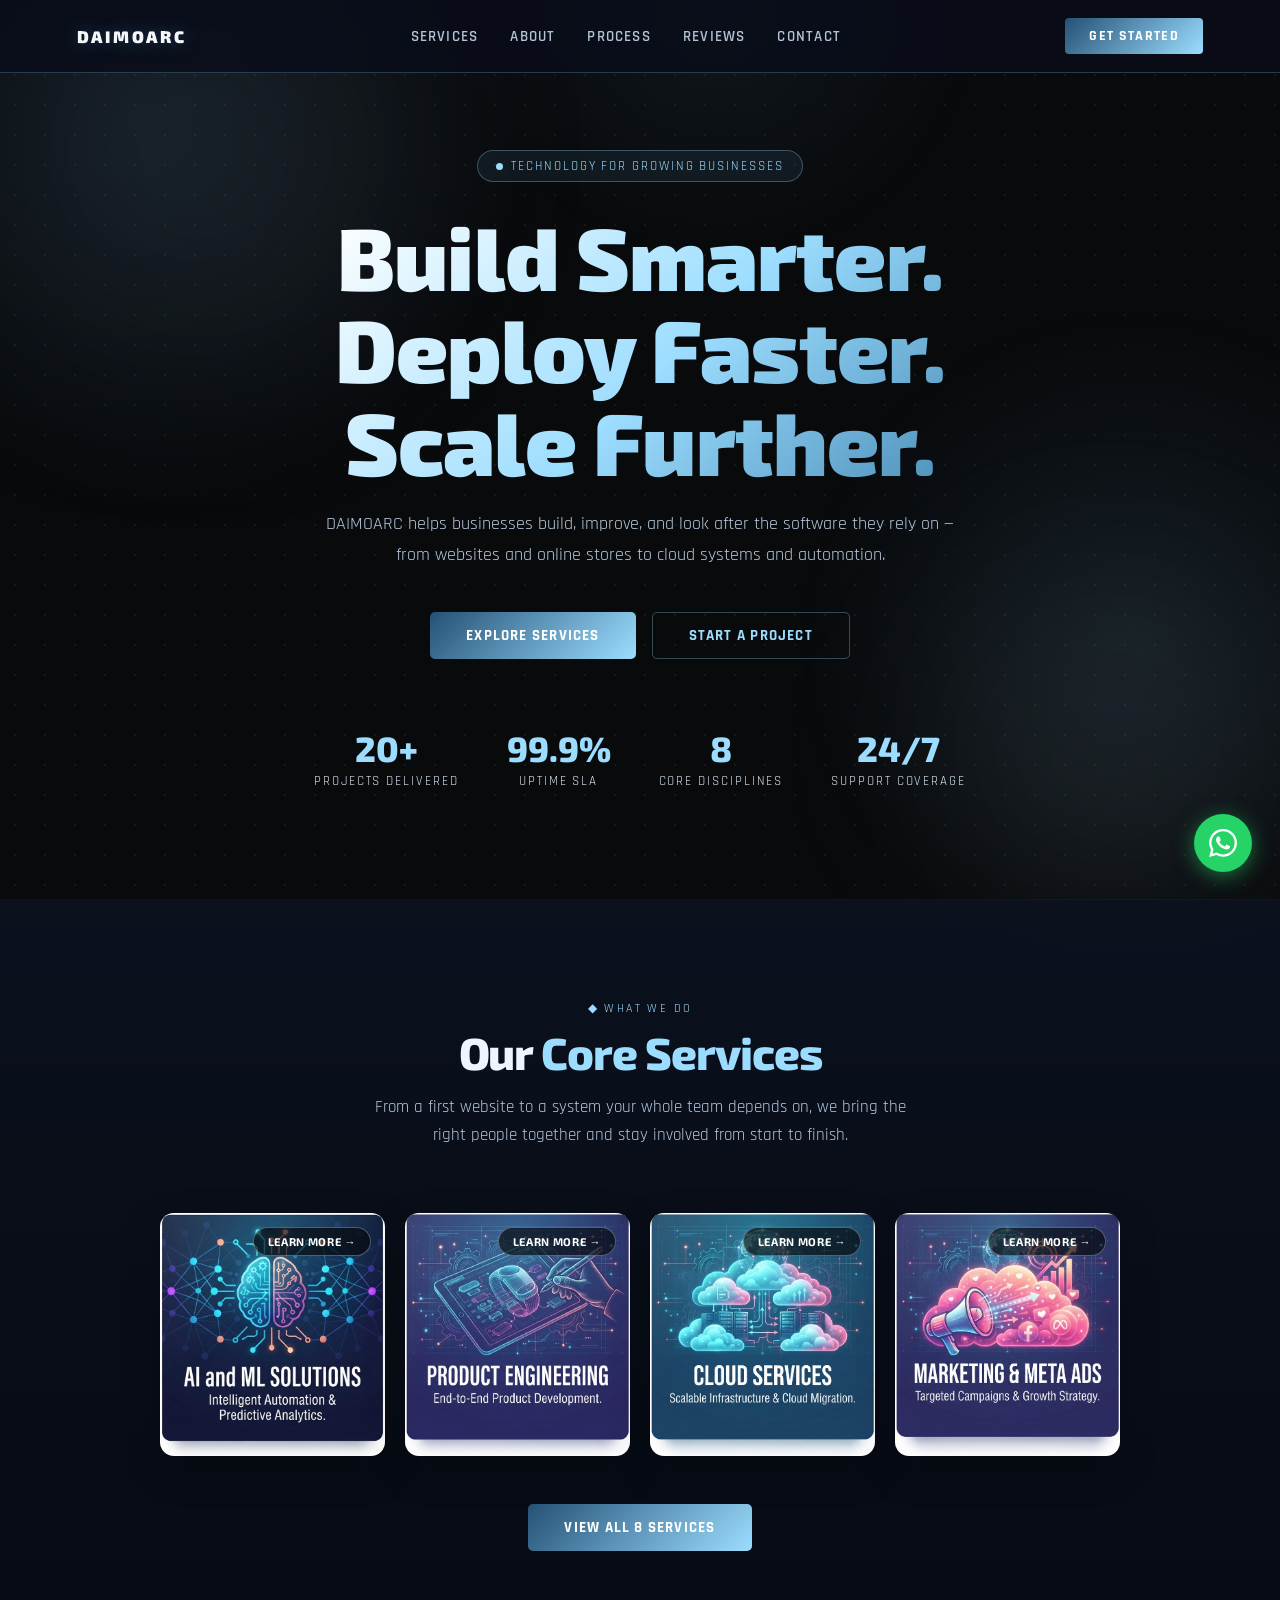
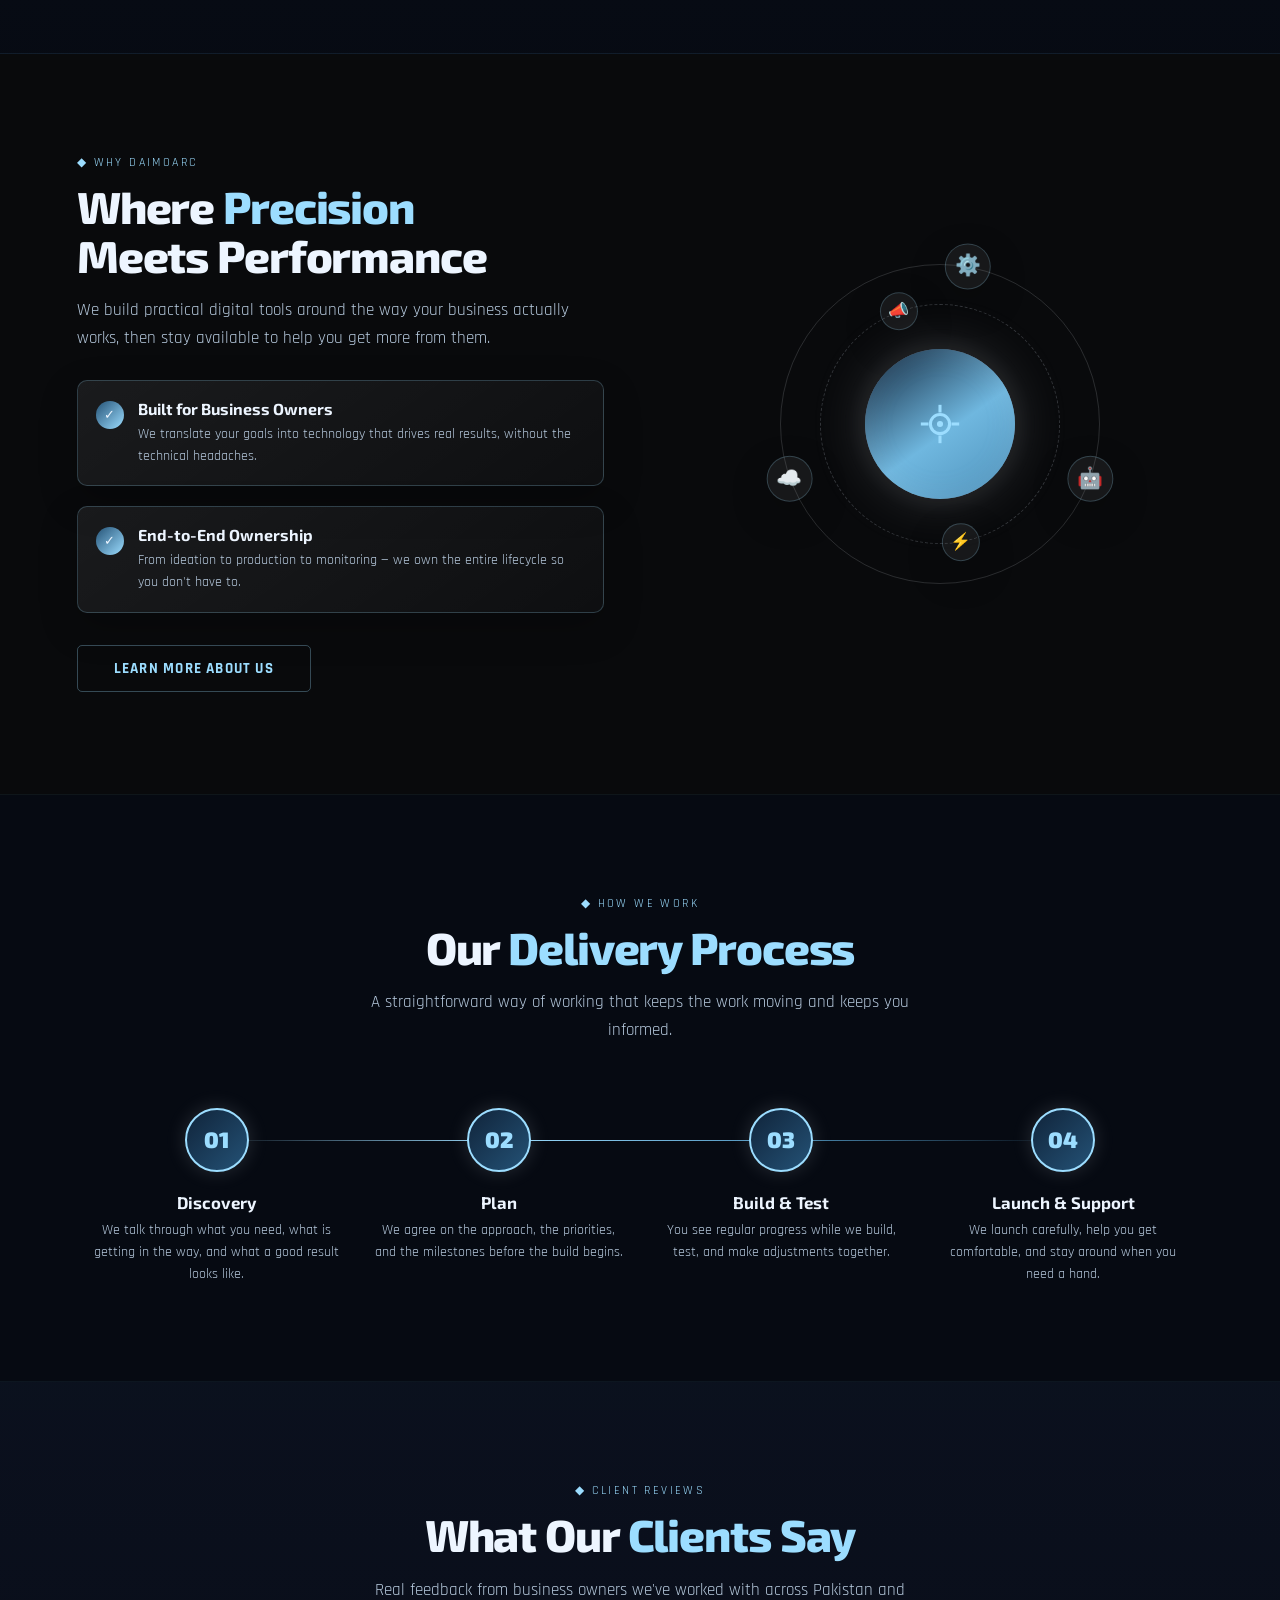
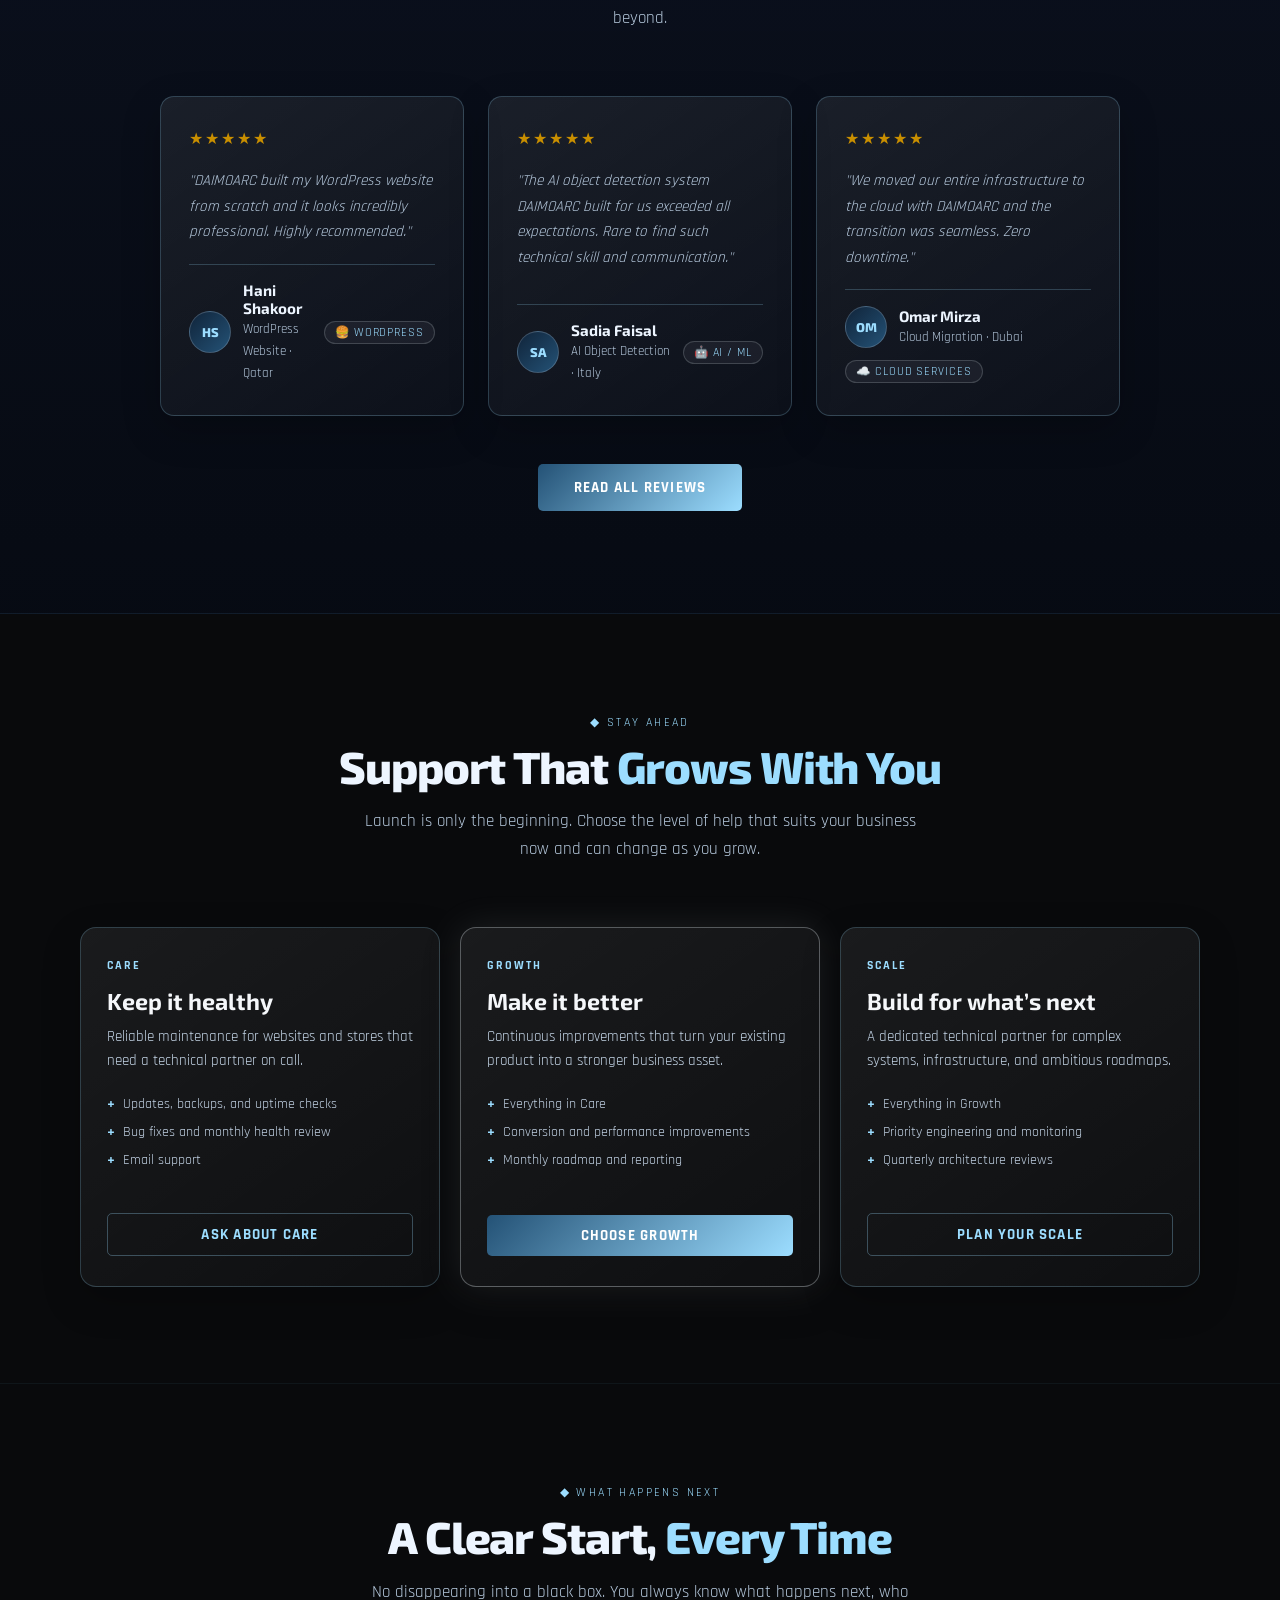
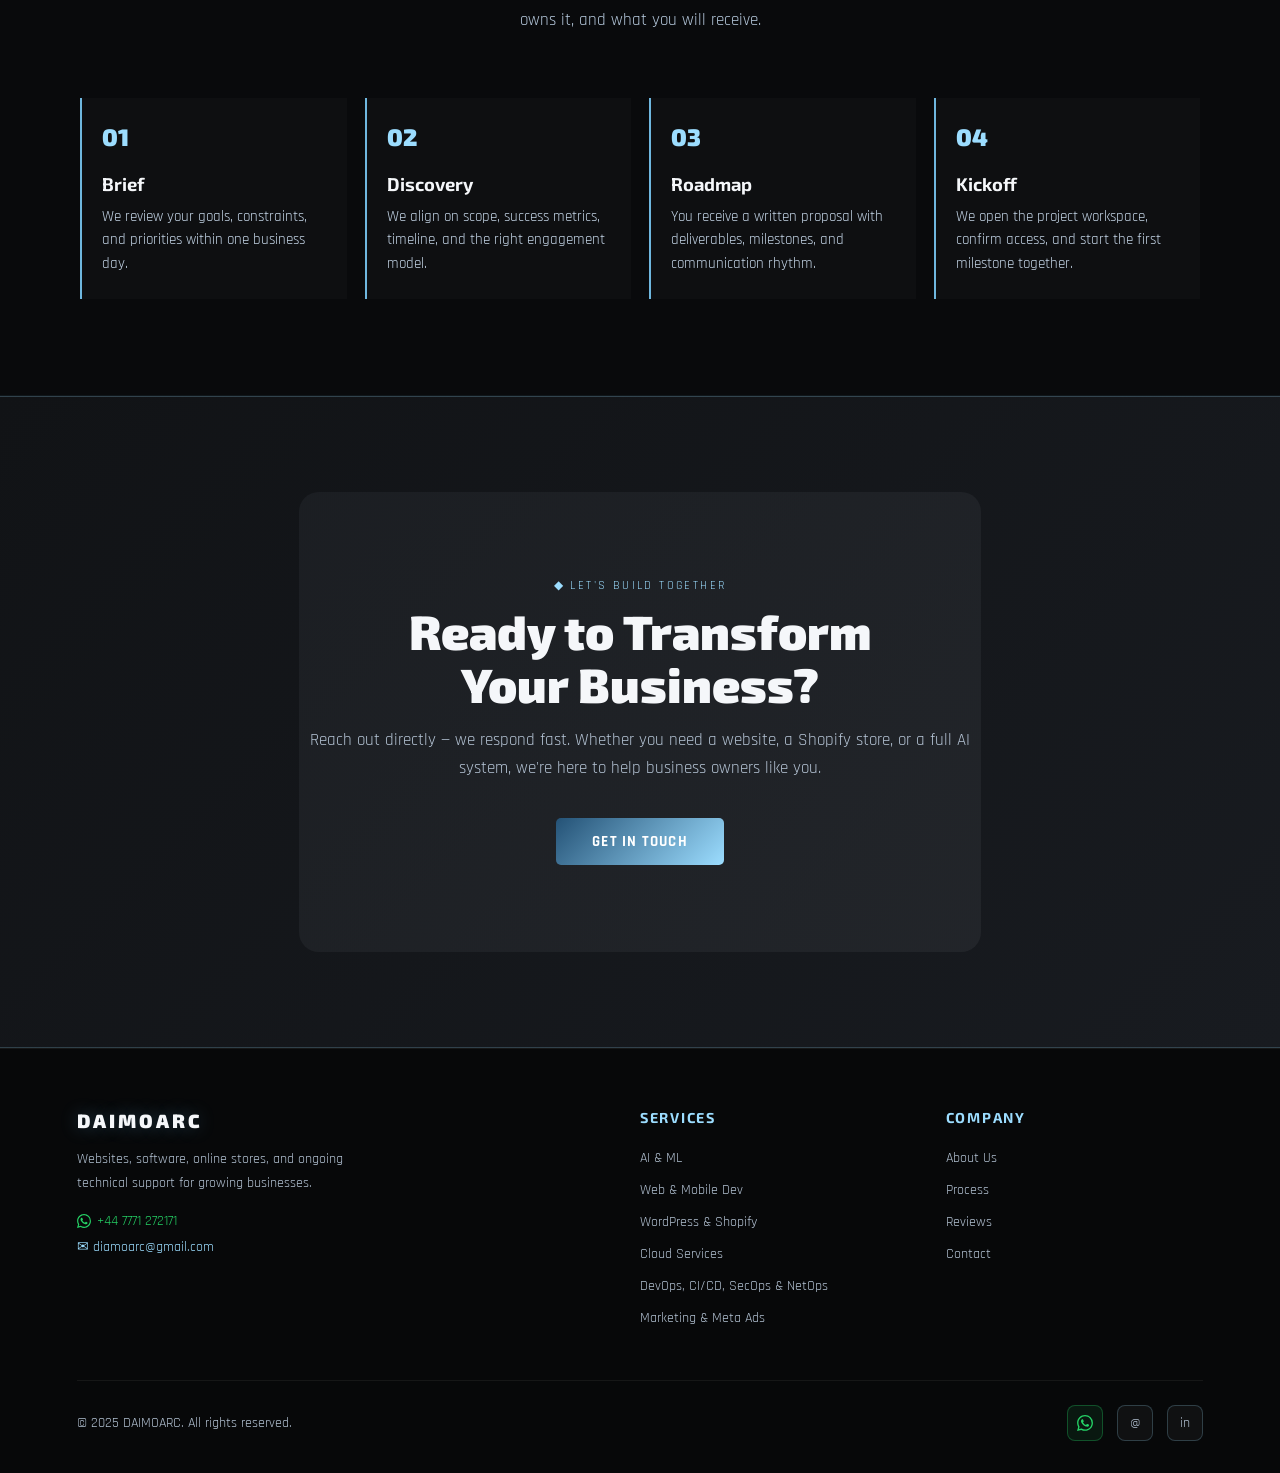
<file: index.html>
<!DOCTYPE html>
<html lang="en">
<head>
  <meta charset="UTF-8" />
  <meta name="viewport" content="width=device-width, initial-scale=1.0"/>
  <title>DAIMOARC | Websites, Software &amp; Support</title>
  <link rel="preconnect" href="https://fonts.googleapis.com">
  <link href="https://fonts.googleapis.com/css2?family=Exo+2:wght@300;400;600;700;900&family=Rajdhani:wght@400;500;600;700&display=swap" rel="stylesheet">
  <link rel="stylesheet" href="styles.css">
</head>
<body>

<!-- ─── NAV ─── -->
<div class="mobile-menu" id="mobileMenu">
  <button class="mobile-menu-close" onclick="document.getElementById('mobileMenu').classList.remove('open')">&times;</button>
  <a href="services.html">Services</a>
  <a href="about.html">About</a>
  <a href="#process">Process</a>
  <a href="reviews.html">Reviews</a>
  <a href="contact.html">Contact</a>
</div>

<nav>
  <a class="nav-logo" href="index.html">
    <img src="Logo.png" alt="DAIMOARC" style="height:48px;width:auto;object-fit:contain;" />
  </a>
  <ul class="nav-links">
    <li><a href="services.html">Services</a></li>
    <li><a href="about.html">About</a></li>
    <li><a href="#process">Process</a></li>
    <li><a href="reviews.html">Reviews</a></li>
    <li><a href="contact.html">Contact</a></li>
  </ul>
  <a href="contact.html" class="nav-cta">Get Started</a>
  <button class="hamburger" onclick="document.getElementById('mobileMenu').classList.add('open')" aria-label="Menu">
    <span></span><span></span><span></span>
  </button>
</nav>

<!-- ─── HERO ─── -->
<section id="hero">
  <div class="hero-orb hero-orb-1"></div>
  <div class="hero-orb hero-orb-2"></div>

  <div class="hero-badge"><span class="hero-badge-dot"></span>Technology for growing businesses</div>

  <h1 class="hero-title">Build Smarter.<br>Deploy Faster.<br>Scale Further.</h1>

  <p class="hero-sub">
    DAIMOARC helps businesses build, improve, and look after the software they rely on — from websites and online stores to cloud systems and automation.
  </p>

  <div class="hero-actions">
    <a href="services.html" class="btn-primary">Explore Services</a>
    <a href="contact.html" class="btn-outline">Start a Project</a>
  </div>

  <div class="hero-stats">
    <div class="stat"><div class="stat-num">20+</div><div class="stat-label">Projects Delivered</div></div>
    <div class="stat"><div class="stat-num">99.9%</div><div class="stat-label">Uptime SLA</div></div>
    <div class="stat"><div class="stat-num">8</div><div class="stat-label">Core Disciplines</div></div>
    <div class="stat"><div class="stat-num">24/7</div><div class="stat-label">Support Coverage</div></div>
  </div>
</section>

<!-- ─── SERVICES TEASER ─── -->
<section id="services">
  <div class="section-header reveal">
    <span class="section-tag">&#9670; What We Do</span>
    <h2 class="section-title">Our <span>Core Services</span></h2>
    <p class="section-sub">From a first website to a system your whole team depends on, we bring the right people together and stay involved from start to finish.</p>
  </div>

  <div class="services-grid teaser-grid-narrow">
    <a href="ai-ml.html" class="svc-tile reveal" style="background-image:url('images/ai-ml.png');" aria-label="AI and Machine Learning">
      <span class="svc-tile-cta">Learn More &#8594;</span>
    </a>
    <a href="product-engineering.html" class="svc-tile reveal" style="background-image:url('images/product-engineering.png');" aria-label="Product Engineering">
      <span class="svc-tile-cta">Learn More &#8594;</span>
    </a>
    <a href="cloud-services.html" class="svc-tile reveal" style="background-image:url('images/cloud-services.png');" aria-label="Cloud Services">
      <span class="svc-tile-cta">Learn More &#8594;</span>
    </a>
    <a href="meta-ads.html" class="svc-tile reveal" style="background-image:url('images/meta-ads.png');" aria-label="Marketing and Meta Ads">
      <span class="svc-tile-cta">Learn More &#8594;</span>
    </a>
  </div>

  <div class="teaser-more reveal">
    <a href="services.html" class="btn-primary">View All 8 Services</a>
  </div>
</section>

<!-- ─── ABOUT TEASER ─── -->
<section id="about">
  <div class="about-inner">
    <div>
      <span class="section-tag reveal">&#9670; Why DAIMOARC</span>
      <h2 class="section-title reveal">Where <span>Precision</span><br>Meets Performance</h2>
      <p class="section-sub reveal">We build practical digital tools around the way your business actually works, then stay available to help you get more from them.</p>

      <ul class="features-list">
        <li class="feature-item reveal">
          <div class="feature-check">✓</div>
          <div class="feature-text"><strong>Built for Business Owners</strong><p>We translate your goals into technology that drives real results, without the technical headaches.</p></div>
        </li>
        <li class="feature-item reveal">
          <div class="feature-check">✓</div>
          <div class="feature-text"><strong>End-to-End Ownership</strong><p>From ideation to production to monitoring — we own the entire lifecycle so you don't have to.</p></div>
        </li>
      </ul>

      <div style="margin-top:32px;">
        <a href="about.html" class="btn-outline">Learn More About Us</a>
      </div>
    </div>
    <div class="about-visual reveal">
      <div class="orbit-field" aria-hidden="true">
        <div class="orbit-glow"></div>
        <div class="orbit-ping"></div>
        <div class="orbit-ping orbit-ping--delay"></div>

        <div class="orbit-ring orbit-ring--outer">
          <div class="orbit-node" style="--angle:20deg"><span class="orbit-node-icon">🤖</span></div>
          <div class="orbit-node" style="--angle:160deg"><span class="orbit-node-icon">☁️</span></div>
          <div class="orbit-node" style="--angle:280deg"><span class="orbit-node-icon">⚙️</span></div>
        </div>
        <div class="orbit-ring orbit-ring--inner">
          <div class="orbit-node" style="--angle:80deg"><span class="orbit-node-icon">⚡</span></div>
          <div class="orbit-node" style="--angle:250deg"><span class="orbit-node-icon">📣</span></div>
        </div>

        <div class="orbit-core">
          <svg viewBox="0 0 24 24" fill="none" stroke="currentColor" stroke-width="1.6" width="46" height="46">
            <path d="M12 2 L12 6"/><path d="M12 18 L12 22"/><path d="M2 12 L6 12"/><path d="M18 12 L22 12"/>
            <circle cx="12" cy="12" r="5"/>
            <circle cx="12" cy="12" r="1.6" fill="currentColor" stroke="none"/>
          </svg>
        </div>
      </div>
    </div>
  </div>
</section>

<!-- ─── PROCESS ─── -->
<section id="process">
  <div class="section-header reveal">
    <span class="section-tag">&#9670; How We Work</span>
    <h2 class="section-title">Our <span>Delivery Process</span></h2>
    <p class="section-sub">A straightforward way of working that keeps the work moving and keeps you informed.</p>
  </div>

  <div class="process-steps">
    <div class="process-step reveal">
      <div class="step-num">01</div>
      <div class="step-title">Discovery</div>
      <div class="step-desc">We talk through what you need, what is getting in the way, and what a good result looks like.</div>
    </div>
    <div class="process-step reveal">
      <div class="step-num">02</div>
      <div class="step-title">Plan</div>
      <div class="step-desc">We agree on the approach, the priorities, and the milestones before the build begins.</div>
    </div>
    <div class="process-step reveal">
      <div class="step-num">03</div>
      <div class="step-title">Build & Test</div>
      <div class="step-desc">You see regular progress while we build, test, and make adjustments together.</div>
    </div>
    <div class="process-step reveal">
      <div class="step-num">04</div>
      <div class="step-title">Launch & Support</div>
      <div class="step-desc">We launch carefully, help you get comfortable, and stay around when you need a hand.</div>
    </div>
  </div>
</section>

<!-- ─── REVIEWS TEASER ─── -->
<section id="reviews">
  <div class="section-header reveal">
    <span class="section-tag">&#9670; Client Reviews</span>
    <h2 class="section-title">What Our <span>Clients Say</span></h2>
    <p class="section-sub">Real feedback from business owners we've worked with across Pakistan and beyond.</p>
  </div>

  <div class="reviews-grid teaser-grid-narrow">
    <div class="review-card reveal">
      <div class="review-stars">&#9733;&#9733;&#9733;&#9733;&#9733;</div>
      <p class="review-text">"DAIMOARC built my WordPress website from scratch and it looks incredibly professional. Highly recommended."</p>
      <div class="review-author">
        <div class="review-avatar">HS</div>
        <div class="review-info">
          <strong>Hani Shakoor</strong>
          <span>WordPress Website · Qatar</span>
        </div>
        <div class="review-badge">&#127828; WordPress</div>
      </div>
    </div>

    <div class="review-card reveal">
      <div class="review-stars">&#9733;&#9733;&#9733;&#9733;&#9733;</div>
      <p class="review-text">"The AI object detection system DAIMOARC built for us exceeded all expectations. Rare to find such technical skill and communication."</p>
      <div class="review-author">
        <div class="review-avatar">SA</div>
        <div class="review-info">
          <strong>Sadia Faisal</strong>
          <span>AI Object Detection · Italy</span>
        </div>
        <div class="review-badge">&#129302; AI / ML</div>
      </div>
    </div>

    <div class="review-card reveal">
      <div class="review-stars">&#9733;&#9733;&#9733;&#9733;&#9733;</div>
      <p class="review-text">"We moved our entire infrastructure to the cloud with DAIMOARC and the transition was seamless. Zero downtime."</p>
      <div class="review-author">
        <div class="review-avatar">OM</div>
        <div class="review-info">
          <strong>Omar Mirza</strong>
          <span>Cloud Migration · Dubai</span>
        </div>
        <div class="review-badge">&#9729;&#65039; Cloud Services</div>
      </div>
    </div>
  </div>

  <div class="teaser-more reveal">
    <a href="reviews.html" class="btn-primary">Read All Reviews</a>
  </div>
</section>

<!-- ─── SUPPORT PACKAGES ─── -->
<section id="support">
  <div class="section-header reveal">
    <span class="section-tag">&#9670; Stay Ahead</span>
    <h2 class="section-title">Support That <span>Grows With You</span></h2>
    <p class="section-sub">Launch is only the beginning. Choose the level of help that suits your business now and can change as you grow.</p>
  </div>
  <div class="support-grid">
    <article class="support-card reveal">
      <span class="support-label">Care</span>
      <h3>Keep it healthy</h3>
      <p>Reliable maintenance for websites and stores that need a technical partner on call.</p>
      <ul><li>Updates, backups, and uptime checks</li><li>Bug fixes and monthly health review</li><li>Email support</li></ul>
      <a href="contact.html" class="btn-outline">Ask About Care</a>
    </article>
    <article class="support-card support-card--featured reveal">
      <span class="support-label">Growth</span>
      <h3>Make it better</h3>
      <p>Continuous improvements that turn your existing product into a stronger business asset.</p>
      <ul><li>Everything in Care</li><li>Conversion and performance improvements</li><li>Monthly roadmap and reporting</li></ul>
      <a href="contact.html" class="btn-primary">Choose Growth</a>
    </article>
    <article class="support-card reveal">
      <span class="support-label">Scale</span>
      <h3>Build for what’s next</h3>
      <p>A dedicated technical partner for complex systems, infrastructure, and ambitious roadmaps.</p>
      <ul><li>Everything in Growth</li><li>Priority engineering and monitoring</li><li>Quarterly architecture reviews</li></ul>
      <a href="contact.html" class="btn-outline">Plan Your Scale</a>
    </article>
  </div>
</section>

<!-- ─── CLIENT ONBOARDING ─── -->
<section id="onboarding">
  <div class="section-header reveal">
    <span class="section-tag">&#9670; What Happens Next</span>
    <h2 class="section-title">A Clear Start, <span>Every Time</span></h2>
    <p class="section-sub">No disappearing into a black box. You always know what happens next, who owns it, and what you will receive.</p>
  </div>
  <div class="onboarding-grid">
    <div class="onboarding-step reveal"><span>01</span><h3>Brief</h3><p>We review your goals, constraints, and priorities within one business day.</p></div>
    <div class="onboarding-step reveal"><span>02</span><h3>Discovery</h3><p>We align on scope, success metrics, timeline, and the right engagement model.</p></div>
    <div class="onboarding-step reveal"><span>03</span><h3>Roadmap</h3><p>You receive a written proposal with deliverables, milestones, and communication rhythm.</p></div>
    <div class="onboarding-step reveal"><span>04</span><h3>Kickoff</h3><p>We open the project workspace, confirm access, and start the first milestone together.</p></div>
  </div>
</section>

<!-- ─── CTA TEASER ─── -->
<section id="cta">
  <div class="cta-box">
    <span class="section-tag">&#9670; Let's Build Together</span>
    <h2 class="cta-title reveal">Ready to Transform<br>Your Business?</h2>
    <p class="cta-sub reveal">Reach out directly — we respond fast. Whether you need a website, a Shopify store, or a full AI system, we're here to help business owners like you.</p>
    <a href="contact.html" class="btn-primary reveal">Get In Touch</a>
  </div>
</section>

<!-- ─── FOOTER ─── -->
<footer>
  <div class="footer-grid">
    <div class="footer-brand">
      <a class="nav-logo" href="index.html">
        <img src="Logo.png" alt="DAIMOARC" style="height:52px;width:auto;object-fit:contain;" />
      </a>
      <p>Websites, software, online stores, and ongoing technical support for growing businesses.</p>
      <div style="margin-top:16px;display:flex;flex-direction:column;gap:8px;">
        <a href="https://wa.me/447771272171" target="_blank" rel="noopener" style="color:#25d366;font-size:.88rem;text-decoration:none;display:flex;align-items:center;gap:6px;">
          <svg viewBox="0 0 24 24" fill="currentColor" width="14" height="14"><path d="M17.472 14.382c-.297-.149-1.758-.867-2.03-.967-.273-.099-.471-.148-.67.15-.197.297-.767.966-.94 1.164-.173.199-.347.223-.644.075-.297-.15-1.255-.463-2.39-1.475-.883-.788-1.48-1.761-1.653-2.059-.173-.297-.018-.458.13-.606.134-.133.298-.347.446-.52.149-.174.198-.298.298-.497.099-.198.05-.371-.025-.52-.075-.149-.669-1.612-.916-2.207-.242-.579-.487-.5-.669-.51-.173-.008-.371-.01-.57-.01-.198 0-.52.074-.792.372-.272.297-1.04 1.016-1.04 2.479 0 1.462 1.065 2.875 1.213 3.074.149.198 2.096 3.2 5.077 4.487.709.306 1.262.489 1.694.625.712.227 1.36.195 1.871.118.571-.085 1.758-.719 2.006-1.413.248-.694.248-1.289.173-1.413-.074-.124-.272-.198-.57-.347m-5.421 7.403h-.004a9.87 9.87 0 01-5.031-1.378l-.361-.214-3.741.982.998-3.648-.235-.374a9.86 9.86 0 01-1.51-5.26c.001-5.45 4.436-9.884 9.888-9.884 2.64 0 5.122 1.03 6.988 2.898a9.825 9.825 0 012.893 6.994c-.003 5.45-4.437 9.884-9.885 9.884m8.413-18.297A11.815 11.815 0 0012.05 0C5.495 0 .16 5.335.157 11.892c0 2.096.547 4.142 1.588 5.945L.057 24l6.305-1.654a11.882 11.882 0 005.683 1.448h.005c6.554 0 11.89-5.335 11.893-11.893a11.821 11.821 0 00-3.48-8.413z"/></svg>
          +44 7771 272171
        </a>
        <a href="mailto:diamoarc@gmail.com" style="color:var(--cyan);font-size:.88rem;text-decoration:none;">&#9993; diamoarc@gmail.com</a>
      </div>
    </div>
    <div class="footer-col">
      <h4>Services</h4>
      <ul>
        <li><a href="services.html">AI & ML</a></li>
        <li><a href="services.html">Web & Mobile Dev</a></li>
        <li><a href="services.html">WordPress &amp; Shopify</a></li>
        <li><a href="services.html">Cloud Services</a></li>
        <li><a href="services.html">DevOps, CI/CD, SecOps &amp; NetOps</a></li>
        <li><a href="services.html">Marketing &amp; Meta Ads</a></li>
      </ul>
    </div>
    <div class="footer-col">
      <h4>Company</h4>
      <ul>
        <li><a href="about.html">About Us</a></li>
        <li><a href="#process">Process</a></li>
        <li><a href="reviews.html">Reviews</a></li>
        <li><a href="contact.html">Contact</a></li>
      </ul>
    </div>
  </div>

  <div class="footer-bottom">
    <p>© 2025 DAIMOARC. All rights reserved.</p>
    <div class="socials">
      <a href="https://wa.me/447771272171" target="_blank" rel="noopener" class="social-link" title="WhatsApp" style="background:rgba(37,211,102,0.08);border-color:rgba(37,211,102,0.3);color:#25d366;">
        <svg viewBox="0 0 24 24" fill="currentColor" width="16" height="16"><path d="M17.472 14.382c-.297-.149-1.758-.867-2.03-.967-.273-.099-.471-.148-.67.15-.197.297-.767.966-.94 1.164-.173.199-.347.223-.644.075-.297-.15-1.255-.463-2.39-1.475-.883-.788-1.48-1.761-1.653-2.059-.173-.297-.018-.458.13-.606.134-.133.298-.347.446-.52.149-.174.198-.298.298-.497.099-.198.05-.371-.025-.52-.075-.149-.669-1.612-.916-2.207-.242-.579-.487-.5-.669-.51-.173-.008-.371-.01-.57-.01-.198 0-.52.074-.792.372-.272.297-1.04 1.016-1.04 2.479 0 1.462 1.065 2.875 1.213 3.074.149.198 2.096 3.2 5.077 4.487.709.306 1.262.489 1.694.625.712.227 1.36.195 1.871.118.571-.085 1.758-.719 2.006-1.413.248-.694.248-1.289.173-1.413-.074-.124-.272-.198-.57-.347m-5.421 7.403h-.004a9.87 9.87 0 01-5.031-1.378l-.361-.214-3.741.982.998-3.648-.235-.374a9.86 9.86 0 01-1.51-5.26c.001-5.45 4.436-9.884 9.888-9.884 2.64 0 5.122 1.03 6.988 2.898a9.825 9.825 0 012.893 6.994c-.003 5.45-4.437 9.884-9.885 9.884m8.413-18.297A11.815 11.815 0 0012.05 0C5.495 0 .16 5.335.157 11.892c0 2.096.547 4.142 1.588 5.945L.057 24l6.305-1.654a11.882 11.882 0 005.683 1.448h.005c6.554 0 11.89-5.335 11.893-11.893a11.821 11.821 0 00-3.48-8.413z"/></svg>
      </a>
      <a href="mailto:      diamoarc@gmail.com" class="social-link" title="Email">@</a>
      <a href="#" class="social-link" title="LinkedIn">in</a>
    </div>
  </div>
</footer>

<script src="script.js"></script>
<!-- ─── FLOATING WHATSAPP ─── -->
<a href="https://wa.me/447771272171" target="_blank" rel="noopener" class="wa-float" aria-label="Chat on WhatsApp">
  <div class="wa-float-tooltip">Chat on WhatsApp</div>
  <svg viewBox="0 0 24 24" fill="currentColor" width="28" height="28" xmlns="http://www.w3.org/2000/svg">
    <path d="M17.472 14.382c-.297-.149-1.758-.867-2.03-.967-.273-.099-.471-.148-.67.15-.197.297-.767.966-.94 1.164-.173.199-.347.223-.644.075-.297-.15-1.255-.463-2.39-1.475-.883-.788-1.48-1.761-1.653-2.059-.173-.297-.018-.458.13-.606.134-.133.298-.347.446-.52.149-.174.198-.298.298-.497.099-.198.05-.371-.025-.52-.075-.149-.669-1.612-.916-2.207-.242-.579-.487-.5-.669-.51-.173-.008-.371-.01-.57-.01-.198 0-.52.074-.792.372-.272.297-1.04 1.016-1.04 2.479 0 1.462 1.065 2.875 1.213 3.074.149.198 2.096 3.2 5.077 4.487.709.306 1.262.489 1.694.625.712.227 1.36.195 1.871.118.571-.085 1.758-.719 2.006-1.413.248-.694.248-1.289.173-1.413-.074-.124-.272-.198-.57-.347m-5.421 7.403h-.004a9.87 9.87 0 01-5.031-1.378l-.361-.214-3.741.982.998-3.648-.235-.374a9.86 9.86 0 01-1.51-5.26c.001-5.45 4.436-9.884 9.888-9.884 2.64 0 5.122 1.03 6.988 2.898a9.825 9.825 0 012.893 6.994c-.003 5.45-4.437 9.884-9.885 9.884m8.413-18.297A11.815 11.815 0 0012.05 0C5.495 0 .16 5.335.157 11.892c0 2.096.547 4.142 1.588 5.945L.057 24l6.305-1.654a11.882 11.882 0 005.683 1.448h.005c6.554 0 11.89-5.335 11.893-11.893a11.821 11.821 0 00-3.48-8.413z"/>
  </svg>
</a>

</body>
</html>
</file>
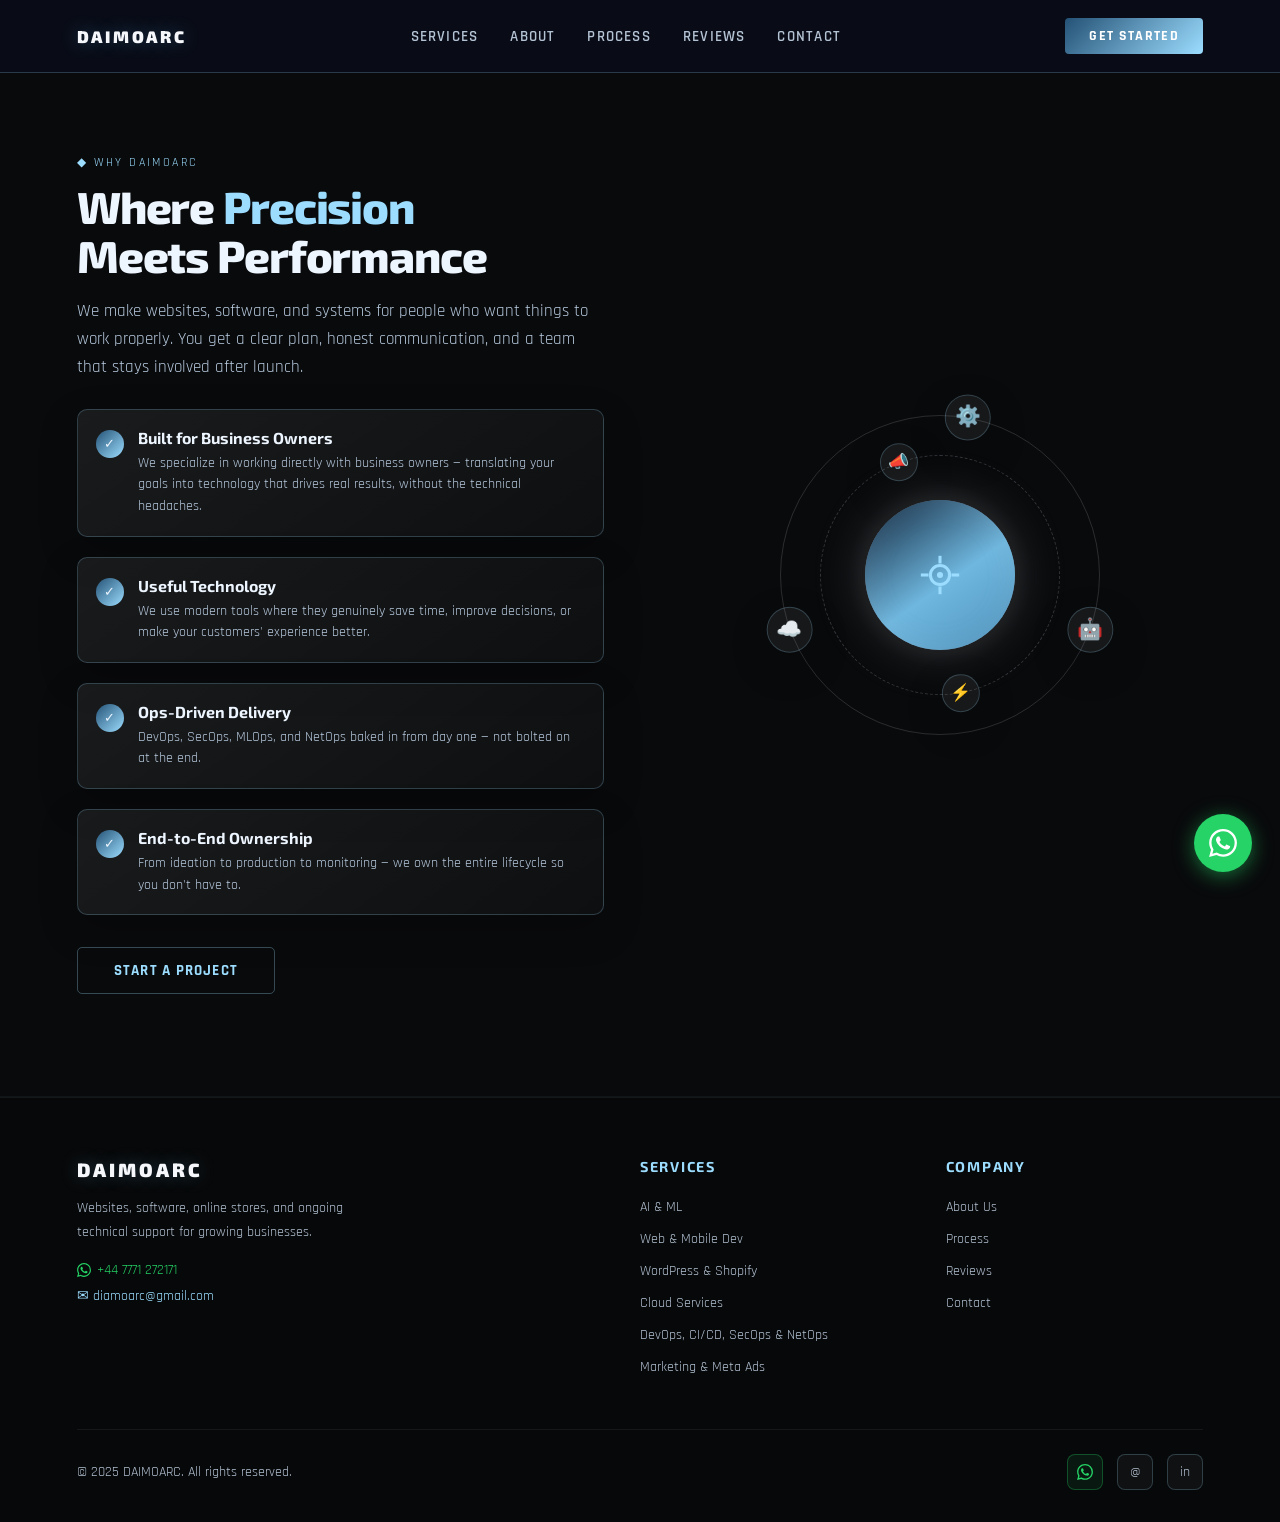
<file: about.html>
<!DOCTYPE html>
<html lang="en">
<head>
  <meta charset="UTF-8" />
  <meta name="viewport" content="width=device-width, initial-scale=1.0"/>
  <title>About Us | DAIMOARC</title>
  <link rel="preconnect" href="https://fonts.googleapis.com">
  <link href="https://fonts.googleapis.com/css2?family=Exo+2:wght@300;400;600;700;900&family=Rajdhani:wght@400;500;600;700&display=swap" rel="stylesheet">
  <link rel="stylesheet" href="styles.css">
</head>
<body>

<!-- ─── NAV ─── -->
<div class="mobile-menu" id="mobileMenu">
  <button class="mobile-menu-close" onclick="document.getElementById('mobileMenu').classList.remove('open')">&times;</button>
  <a href="services.html">Services</a>
  <a href="about.html">About</a>
  <a href="index.html#process">Process</a>
  <a href="reviews.html">Reviews</a>
  <a href="contact.html">Contact</a>
</div>

<nav>
  <a class="nav-logo" href="index.html">
    <img src="Logo.png" alt="DAIMOARC" style="height:48px;width:auto;object-fit:contain;" />
  </a>
  <ul class="nav-links">
    <li><a href="services.html">Services</a></li>
    <li><a href="about.html">About</a></li>
    <li><a href="index.html#process">Process</a></li>
    <li><a href="reviews.html">Reviews</a></li>
    <li><a href="contact.html">Contact</a></li>
  </ul>
  <a href="contact.html" class="nav-cta">Get Started</a>
  <button class="hamburger" onclick="document.getElementById('mobileMenu').classList.add('open')" aria-label="Menu">
    <span></span><span></span><span></span>
  </button>
</nav>

<!-- ─── ABOUT ─── -->
<section id="about" style="padding-top:150px;">
  <div class="about-inner">
    <div>
      <span class="section-tag reveal">&#9670; Why DAIMOARC</span>
      <h2 class="section-title reveal">Where <span>Precision</span><br>Meets Performance</h2>
      <p class="section-sub reveal">We make websites, software, and systems for people who want things to work properly. You get a clear plan, honest communication, and a team that stays involved after launch.</p>

      <ul class="features-list">
        <li class="feature-item reveal">
          <div class="feature-check">✓</div>
          <div class="feature-text"><strong>Built for Business Owners</strong><p>We specialize in working directly with business owners — translating your goals into technology that drives real results, without the technical headaches.</p></div>
        </li>
        <li class="feature-item reveal">
          <div class="feature-check">✓</div>
          <div class="feature-text"><strong>Useful Technology</strong><p>We use modern tools where they genuinely save time, improve decisions, or make your customers' experience better.</p></div>
        </li>
        <li class="feature-item reveal">
          <div class="feature-check">✓</div>
          <div class="feature-text"><strong>Ops-Driven Delivery</strong><p>DevOps, SecOps, MLOps, and NetOps baked in from day one — not bolted on at the end.</p></div>
        </li>
        <li class="feature-item reveal">
          <div class="feature-check">✓</div>
          <div class="feature-text"><strong>End-to-End Ownership</strong><p>From ideation to production to monitoring — we own the entire lifecycle so you don't have to.</p></div>
        </li>
      </ul>

      <div style="margin-top:32px;">
        <a href="contact.html" class="btn-outline">Start a Project</a>
      </div>
    </div>
    <div class="about-visual reveal">
      <div class="orbit-field" aria-hidden="true">
        <div class="orbit-glow"></div>
        <div class="orbit-ping"></div>
        <div class="orbit-ping orbit-ping--delay"></div>

        <div class="orbit-ring orbit-ring--outer">
          <div class="orbit-node" style="--angle:20deg"><span class="orbit-node-icon">🤖</span></div>
          <div class="orbit-node" style="--angle:160deg"><span class="orbit-node-icon">☁️</span></div>
          <div class="orbit-node" style="--angle:280deg"><span class="orbit-node-icon">⚙️</span></div>
        </div>
        <div class="orbit-ring orbit-ring--inner">
          <div class="orbit-node" style="--angle:80deg"><span class="orbit-node-icon">⚡</span></div>
          <div class="orbit-node" style="--angle:250deg"><span class="orbit-node-icon">📣</span></div>
        </div>

        <div class="orbit-core">
          <svg viewBox="0 0 24 24" fill="none" stroke="currentColor" stroke-width="1.6" width="46" height="46">
            <path d="M12 2 L12 6"/><path d="M12 18 L12 22"/><path d="M2 12 L6 12"/><path d="M18 12 L22 12"/>
            <circle cx="12" cy="12" r="5"/>
            <circle cx="12" cy="12" r="1.6" fill="currentColor" stroke="none"/>
          </svg>
        </div>
      </div>
    </div>
  </div>
</section>

<!-- ─── FOOTER ─── -->
<footer>
  <div class="footer-grid">
    <div class="footer-brand">
      <a class="nav-logo" href="index.html">
        <img src="Logo.png" alt="DAIMOARC" style="height:52px;width:auto;object-fit:contain;" />
      </a>
      <p>Websites, software, online stores, and ongoing technical support for growing businesses.</p>
      <div style="margin-top:16px;display:flex;flex-direction:column;gap:8px;">
        <a href="https://wa.me/447771272171" target="_blank" rel="noopener" style="color:#25d366;font-size:.88rem;text-decoration:none;display:flex;align-items:center;gap:6px;">
          <svg viewBox="0 0 24 24" fill="currentColor" width="14" height="14"><path d="M17.472 14.382c-.297-.149-1.758-.867-2.03-.967-.273-.099-.471-.148-.67.15-.197.297-.767.966-.94 1.164-.173.199-.347.223-.644.075-.297-.15-1.255-.463-2.39-1.475-.883-.788-1.48-1.761-1.653-2.059-.173-.297-.018-.458.13-.606.134-.133.298-.347.446-.52.149-.174.198-.298.298-.497.099-.198.05-.371-.025-.52-.075-.149-.669-1.612-.916-2.207-.242-.579-.487-.5-.669-.51-.173-.008-.371-.01-.57-.01-.198 0-.52.074-.792.372-.272.297-1.04 1.016-1.04 2.479 0 1.462 1.065 2.875 1.213 3.074.149.198 2.096 3.2 5.077 4.487.709.306 1.262.489 1.694.625.712.227 1.36.195 1.871.118.571-.085 1.758-.719 2.006-1.413.248-.694.248-1.289.173-1.413-.074-.124-.272-.198-.57-.347m-5.421 7.403h-.004a9.87 9.87 0 01-5.031-1.378l-.361-.214-3.741.982.998-3.648-.235-.374a9.86 9.86 0 01-1.51-5.26c.001-5.45 4.436-9.884 9.888-9.884 2.64 0 5.122 1.03 6.988 2.898a9.825 9.825 0 012.893 6.994c-.003 5.45-4.437 9.884-9.885 9.884m8.413-18.297A11.815 11.815 0 0012.05 0C5.495 0 .16 5.335.157 11.892c0 2.096.547 4.142 1.588 5.945L.057 24l6.305-1.654a11.882 11.882 0 005.683 1.448h.005c6.554 0 11.89-5.335 11.893-11.893a11.821 11.821 0 00-3.48-8.413z"/></svg>
          +44 7771 272171
        </a>
        <a href="mailto:diamoarc@gmail.com" style="color:var(--cyan);font-size:.88rem;text-decoration:none;">&#9993; diamoarc@gmail.com</a>
      </div>
    </div>
    <div class="footer-col">
      <h4>Services</h4>
      <ul>
        <li><a href="services.html">AI & ML</a></li>
        <li><a href="services.html">Web & Mobile Dev</a></li>
        <li><a href="services.html">WordPress &amp; Shopify</a></li>
        <li><a href="services.html">Cloud Services</a></li>
        <li><a href="services.html">DevOps, CI/CD, SecOps &amp; NetOps</a></li>
        <li><a href="services.html">Marketing &amp; Meta Ads</a></li>
      </ul>
    </div>
    <div class="footer-col">
      <h4>Company</h4>
      <ul>
        <li><a href="about.html">About Us</a></li>
        <li><a href="index.html#process">Process</a></li>
        <li><a href="reviews.html">Reviews</a></li>
        <li><a href="contact.html">Contact</a></li>
      </ul>
    </div>
  </div>

  <div class="footer-bottom">
    <p>© 2025 DAIMOARC. All rights reserved.</p>
    <div class="socials">
      <a href="https://wa.me/447771272171" target="_blank" rel="noopener" class="social-link" title="WhatsApp" style="background:rgba(37,211,102,0.08);border-color:rgba(37,211,102,0.3);color:#25d366;">
        <svg viewBox="0 0 24 24" fill="currentColor" width="16" height="16"><path d="M17.472 14.382c-.297-.149-1.758-.867-2.03-.967-.273-.099-.471-.148-.67.15-.197.297-.767.966-.94 1.164-.173.199-.347.223-.644.075-.297-.15-1.255-.463-2.39-1.475-.883-.788-1.48-1.761-1.653-2.059-.173-.297-.018-.458.13-.606.134-.133.298-.347.446-.52.149-.174.198-.298.298-.497.099-.198.05-.371-.025-.52-.075-.149-.669-1.612-.916-2.207-.242-.579-.487-.5-.669-.51-.173-.008-.371-.01-.57-.01-.198 0-.52.074-.792.372-.272.297-1.04 1.016-1.04 2.479 0 1.462 1.065 2.875 1.213 3.074.149.198 2.096 3.2 5.077 4.487.709.306 1.262.489 1.694.625.712.227 1.36.195 1.871.118.571-.085 1.758-.719 2.006-1.413.248-.694.248-1.289.173-1.413-.074-.124-.272-.198-.57-.347m-5.421 7.403h-.004a9.87 9.87 0 01-5.031-1.378l-.361-.214-3.741.982.998-3.648-.235-.374a9.86 9.86 0 01-1.51-5.26c.001-5.45 4.436-9.884 9.888-9.884 2.64 0 5.122 1.03 6.988 2.898a9.825 9.825 0 012.893 6.994c-.003 5.45-4.437 9.884-9.885 9.884m8.413-18.297A11.815 11.815 0 0012.05 0C5.495 0 .16 5.335.157 11.892c0 2.096.547 4.142 1.588 5.945L.057 24l6.305-1.654a11.882 11.882 0 005.683 1.448h.005c6.554 0 11.89-5.335 11.893-11.893a11.821 11.821 0 00-3.48-8.413z"/></svg>
      </a>
      <a href="mailto:      diamoarc@gmail.com" class="social-link" title="Email">@</a>
      <a href="#" class="social-link" title="LinkedIn">in</a>
    </div>
  </div>
</footer>

<script src="script.js"></script>
<!-- ─── FLOATING WHATSAPP ─── -->
<a href="https://wa.me/447771272171" target="_blank" rel="noopener" class="wa-float" aria-label="Chat on WhatsApp">
  <div class="wa-float-tooltip">Chat on WhatsApp</div>
  <svg viewBox="0 0 24 24" fill="currentColor" width="28" height="28" xmlns="http://www.w3.org/2000/svg">
    <path d="M17.472 14.382c-.297-.149-1.758-.867-2.03-.967-.273-.099-.471-.148-.67.15-.197.297-.767.966-.94 1.164-.173.199-.347.223-.644.075-.297-.15-1.255-.463-2.39-1.475-.883-.788-1.48-1.761-1.653-2.059-.173-.297-.018-.458.13-.606.134-.133.298-.347.446-.52.149-.174.198-.298.298-.497.099-.198.05-.371-.025-.52-.075-.149-.669-1.612-.916-2.207-.242-.579-.487-.5-.669-.51-.173-.008-.371-.01-.57-.01-.198 0-.52.074-.792.372-.272.297-1.04 1.016-1.04 2.479 0 1.462 1.065 2.875 1.213 3.074.149.198 2.096 3.2 5.077 4.487.709.306 1.262.489 1.694.625.712.227 1.36.195 1.871.118.571-.085 1.758-.719 2.006-1.413.248-.694.248-1.289.173-1.413-.074-.124-.272-.198-.57-.347m-5.421 7.403h-.004a9.87 9.87 0 01-5.031-1.378l-.361-.214-3.741.982.998-3.648-.235-.374a9.86 9.86 0 01-1.51-5.26c.001-5.45 4.436-9.884 9.888-9.884 2.64 0 5.122 1.03 6.988 2.898a9.825 9.825 0 012.893 6.994c-.003 5.45-4.437 9.884-9.885 9.884m8.413-18.297A11.815 11.815 0 0012.05 0C5.495 0 .16 5.335.157 11.892c0 2.096.547 4.142 1.588 5.945L.057 24l6.305-1.654a11.882 11.882 0 005.683 1.448h.005c6.554 0 11.89-5.335 11.893-11.893a11.821 11.821 0 00-3.48-8.413z"/>
  </svg>
</a>

</body>
</html>
</file>
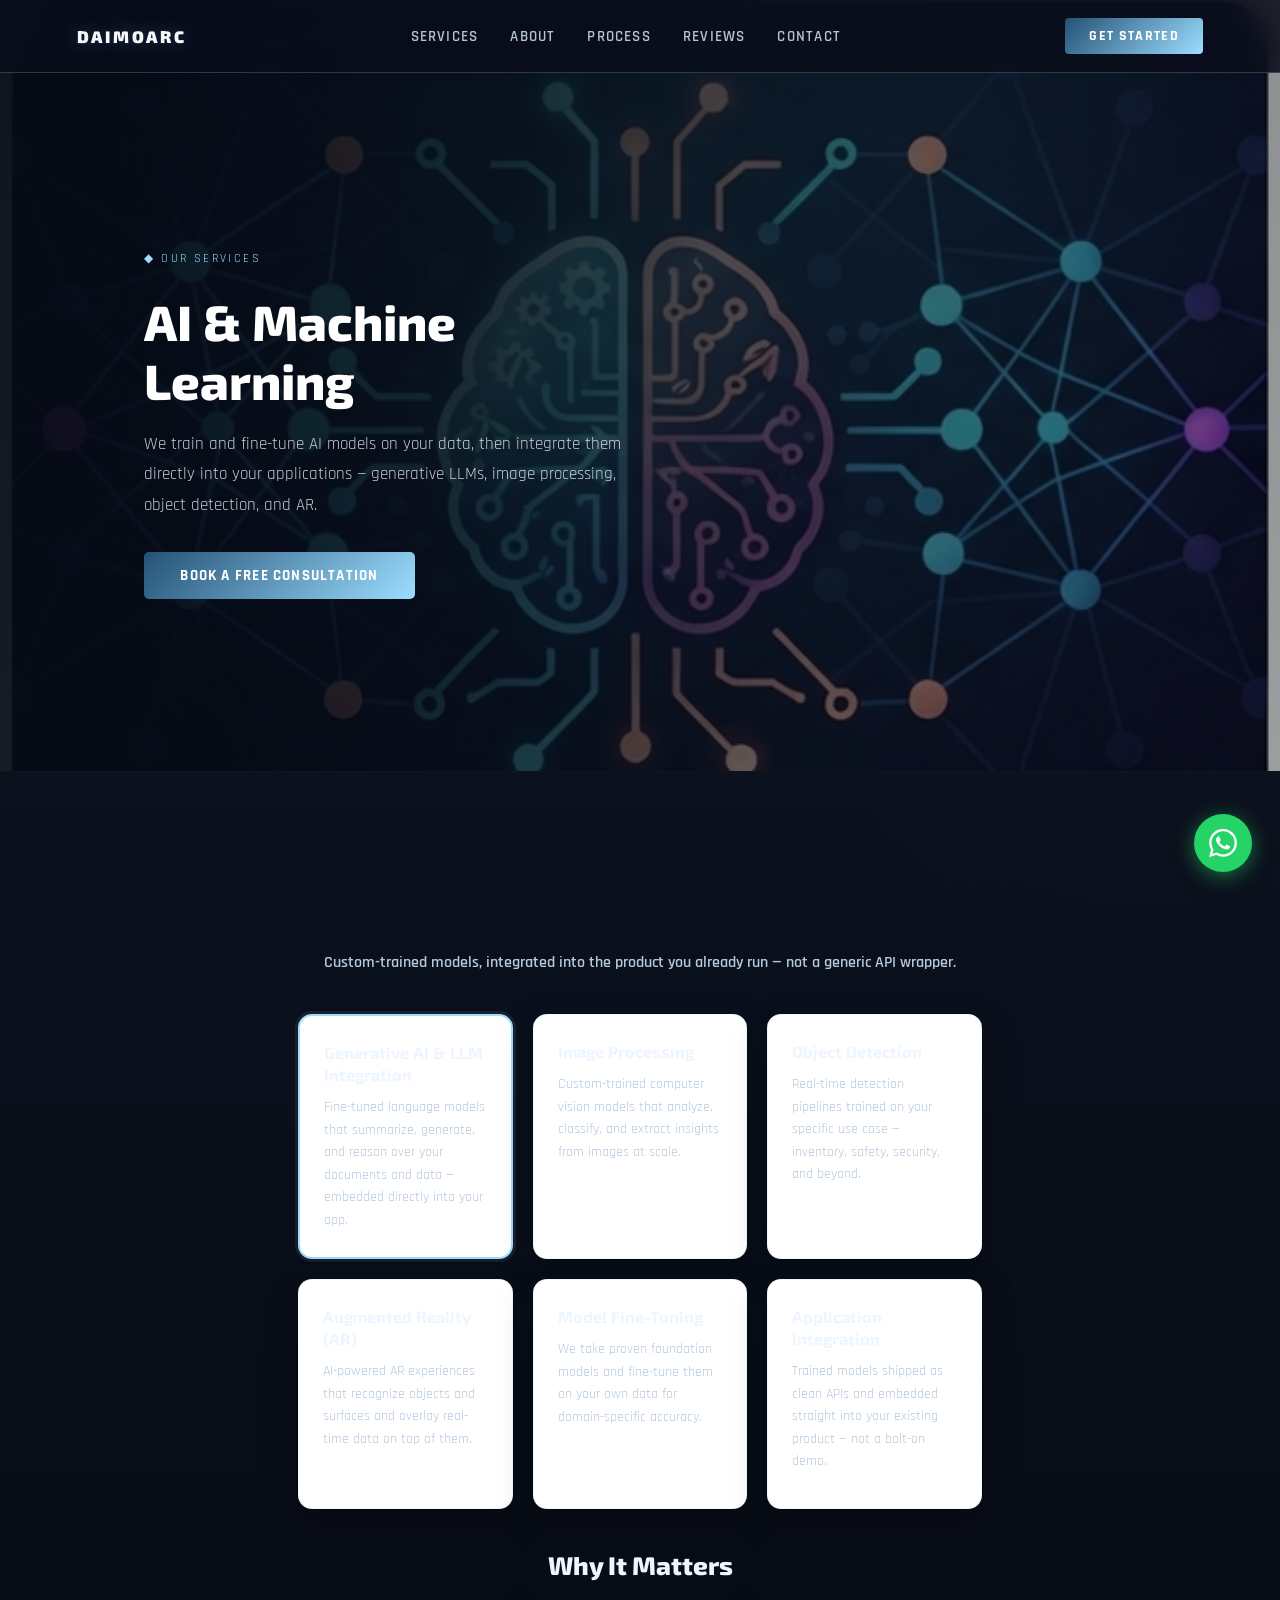
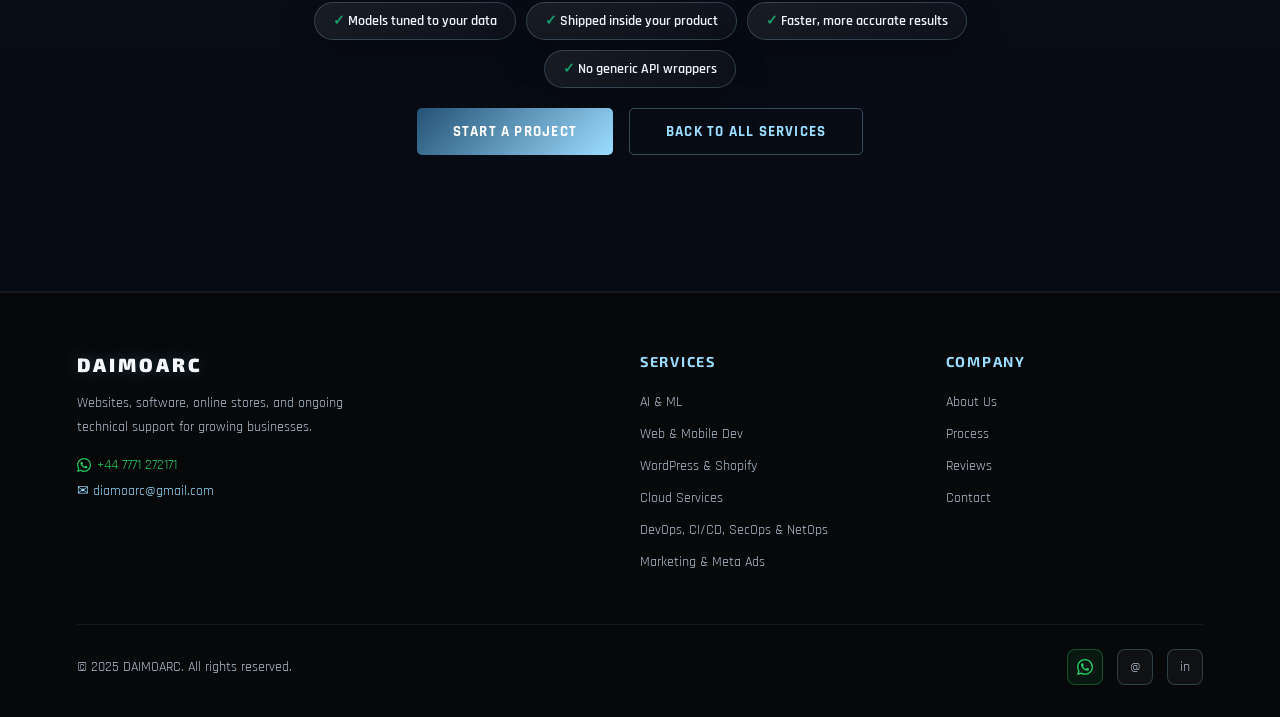
<file: ai-ml.html>
<!DOCTYPE html>
<html lang="en">
<head>
  <meta charset="UTF-8" />
  <meta name="viewport" content="width=device-width, initial-scale=1.0"/>
  <title>AI & Machine Learning | DAIMOARC</title>
  <link rel="preconnect" href="https://fonts.googleapis.com">
  <link href="https://fonts.googleapis.com/css2?family=Exo+2:wght@300;400;600;700;900&family=Rajdhani:wght@400;500;600;700&display=swap" rel="stylesheet">
  <link rel="stylesheet" href="styles.css">
</head>
<body>

<!-- ─── NAV ─── -->
<div class="mobile-menu" id="mobileMenu">
  <button class="mobile-menu-close" onclick="document.getElementById('mobileMenu').classList.remove('open')">&times;</button>
  <a href="services.html">Services</a>
  <a href="about.html">About</a>
  <a href="index.html#process">Process</a>
  <a href="reviews.html">Reviews</a>
  <a href="contact.html">Contact</a>
</div>

<nav>
  <a class="nav-logo" href="index.html">
    <img src="Logo.png" alt="DAIMOARC" style="height:48px;width:auto;object-fit:contain;" />
  </a>
  <ul class="nav-links">
    <li><a href="services.html">Services</a></li>
    <li><a href="about.html">About</a></li>
    <li><a href="index.html#process">Process</a></li>
    <li><a href="reviews.html">Reviews</a></li>
    <li><a href="contact.html">Contact</a></li>
  </ul>
  <a href="contact.html" class="nav-cta">Get Started</a>
  <button class="hamburger" onclick="document.getElementById('mobileMenu').classList.add('open')" aria-label="Menu">
    <span></span><span></span><span></span>
  </button>
</nav>

<!-- ─── SERVICE HERO ─── -->
<section class="svc-hero">
  <div class="svc-hero-bg" style="background-image:url('images/ai-ml-hero.png');"></div>
  <div class="svc-hero-overlay"></div>
  <div class="svc-hero-content">
    <span class="section-tag">&#9670; Our Services</span>
    <h1 class="svc-hero-title">AI &amp; Machine Learning</h1>
    <p class="svc-hero-sub">We train and fine-tune AI models on your data, then integrate them directly into your applications — generative LLMs, image processing, object detection, and AR.</p>
    <a href="contact.html" class="btn-primary">Book a Free Consultation</a>
  </div>
</section>

<!-- ─── ARTICLE ─── -->
<section id="services">
  <div class="article-wrap">
    <p class="article-lead reveal" style="text-align:center;">Custom-trained models, integrated into the product you already run — not a generic API wrapper.</p>

    <div class="usecase-grid reveal">
      <div class="usecase-card usecase-card--featured">
        <div class="usecase-title">Generative AI &amp; LLM Integration</div>
        <div class="usecase-desc">Fine-tuned language models that summarize, generate, and reason over your documents and data — embedded directly into your app.</div>
      </div>
      <div class="usecase-card">
        <div class="usecase-title">Image Processing</div>
        <div class="usecase-desc">Custom-trained computer vision models that analyze, classify, and extract insights from images at scale.</div>
      </div>
      <div class="usecase-card">
        <div class="usecase-title">Object Detection</div>
        <div class="usecase-desc">Real-time detection pipelines trained on your specific use case — inventory, safety, security, and beyond.</div>
      </div>
      <div class="usecase-card">
        <div class="usecase-title">Augmented Reality (AR)</div>
        <div class="usecase-desc">AI-powered AR experiences that recognize objects and surfaces and overlay real-time data on top of them.</div>
      </div>
      <div class="usecase-card">
        <div class="usecase-title">Model Fine-Tuning</div>
        <div class="usecase-desc">We take proven foundation models and fine-tune them on your own data for domain-specific accuracy.</div>
      </div>
      <div class="usecase-card">
        <div class="usecase-title">Application Integration</div>
        <div class="usecase-desc">Trained models shipped as clean APIs and embedded straight into your existing product — not a bolt-on demo.</div>
      </div>
    </div>

    <h2 class="reveal" style="text-align:center; border-top:none;">Why It Matters</h2>
    <div class="pill-row reveal">
      <span class="pill pill--check">Models tuned to your data</span>
      <span class="pill pill--check">Shipped inside your product</span>
      <span class="pill pill--check">Faster, more accurate results</span>
      <span class="pill pill--check">No generic API wrappers</span>
    </div>

    <div class="svc-detail-actions reveal">
      <a href="contact.html" class="btn-primary">Start a Project</a>
      <a href="services.html" class="btn-outline">Back to All Services</a>
    </div>
  </div>
</section>

<!-- ─── FOOTER ─── -->
<footer>
  <div class="footer-grid">
    <div class="footer-brand">
      <a class="nav-logo" href="index.html">
        <img src="Logo.png" alt="DAIMOARC" style="height:52px;width:auto;object-fit:contain;" />
      </a>
      <p>Websites, software, online stores, and ongoing technical support for growing businesses.</p>
      <div style="margin-top:16px;display:flex;flex-direction:column;gap:8px;">
        <a href="https://wa.me/447771272171" target="_blank" rel="noopener" style="color:#25d366;font-size:.88rem;text-decoration:none;display:flex;align-items:center;gap:6px;">
          <svg viewBox="0 0 24 24" fill="currentColor" width="14" height="14"><path d="M17.472 14.382c-.297-.149-1.758-.867-2.03-.967-.273-.099-.471-.148-.67.15-.197.297-.767.966-.94 1.164-.173.199-.347.223-.644.075-.297-.15-1.255-.463-2.39-1.475-.883-.788-1.48-1.761-1.653-2.059-.173-.297-.018-.458.13-.606.134-.133.298-.347.446-.52.149-.174.198-.298.298-.497.099-.198.05-.371-.025-.52-.075-.149-.669-1.612-.916-2.207-.242-.579-.487-.5-.669-.51-.173-.008-.371-.01-.57-.01-.198 0-.52.074-.792.372-.272.297-1.04 1.016-1.04 2.479 0 1.462 1.065 2.875 1.213 3.074.149.198 2.096 3.2 5.077 4.487.709.306 1.262.489 1.694.625.712.227 1.36.195 1.871.118.571-.085 1.758-.719 2.006-1.413.248-.694.248-1.289.173-1.413-.074-.124-.272-.198-.57-.347m-5.421 7.403h-.004a9.87 9.87 0 01-5.031-1.378l-.361-.214-3.741.982.998-3.648-.235-.374a9.86 9.86 0 01-1.51-5.26c.001-5.45 4.436-9.884 9.888-9.884 2.64 0 5.122 1.03 6.988 2.898a9.825 9.825 0 012.893 6.994c-.003 5.45-4.437 9.884-9.885 9.884m8.413-18.297A11.815 11.815 0 0012.05 0C5.495 0 .16 5.335.157 11.892c0 2.096.547 4.142 1.588 5.945L.057 24l6.305-1.654a11.882 11.882 0 005.683 1.448h.005c6.554 0 11.89-5.335 11.893-11.893a11.821 11.821 0 00-3.48-8.413z"/></svg>
          +44 7771 272171
        </a>
        <a href="mailto:diamoarc@gmail.com" style="color:var(--cyan);font-size:.88rem;text-decoration:none;">&#9993; diamoarc@gmail.com</a>
      </div>
    </div>
    <div class="footer-col">
      <h4>Services</h4>
      <ul>
        <li><a href="services.html">AI & ML</a></li>
        <li><a href="services.html">Web & Mobile Dev</a></li>
        <li><a href="services.html">WordPress &amp; Shopify</a></li>
        <li><a href="services.html">Cloud Services</a></li>
        <li><a href="services.html">DevOps, CI/CD, SecOps &amp; NetOps</a></li>
        <li><a href="services.html">Marketing &amp; Meta Ads</a></li>
      </ul>
    </div>
    <div class="footer-col">
      <h4>Company</h4>
      <ul>
        <li><a href="about.html">About Us</a></li>
        <li><a href="index.html#process">Process</a></li>
        <li><a href="reviews.html">Reviews</a></li>
        <li><a href="contact.html">Contact</a></li>
      </ul>
    </div>
  </div>

  <div class="footer-bottom">
    <p>© 2025 DAIMOARC. All rights reserved.</p>
    <div class="socials">
      <a href="https://wa.me/447771272171" target="_blank" rel="noopener" class="social-link" title="WhatsApp" style="background:rgba(37,211,102,0.08);border-color:rgba(37,211,102,0.3);color:#25d366;">
        <svg viewBox="0 0 24 24" fill="currentColor" width="16" height="16"><path d="M17.472 14.382c-.297-.149-1.758-.867-2.03-.967-.273-.099-.471-.148-.67.15-.197.297-.767.966-.94 1.164-.173.199-.347.223-.644.075-.297-.15-1.255-.463-2.39-1.475-.883-.788-1.48-1.761-1.653-2.059-.173-.297-.018-.458.13-.606.134-.133.298-.347.446-.52.149-.174.198-.298.298-.497.099-.198.05-.371-.025-.52-.075-.149-.669-1.612-.916-2.207-.242-.579-.487-.5-.669-.51-.173-.008-.371-.01-.57-.01-.198 0-.52.074-.792.372-.272.297-1.04 1.016-1.04 2.479 0 1.462 1.065 2.875 1.213 3.074.149.198 2.096 3.2 5.077 4.487.709.306 1.262.489 1.694.625.712.227 1.36.195 1.871.118.571-.085 1.758-.719 2.006-1.413.248-.694.248-1.289.173-1.413-.074-.124-.272-.198-.57-.347m-5.421 7.403h-.004a9.87 9.87 0 01-5.031-1.378l-.361-.214-3.741.982.998-3.648-.235-.374a9.86 9.86 0 01-1.51-5.26c.001-5.45 4.436-9.884 9.888-9.884 2.64 0 5.122 1.03 6.988 2.898a9.825 9.825 0 012.893 6.994c-.003 5.45-4.437 9.884-9.885 9.884m8.413-18.297A11.815 11.815 0 0012.05 0C5.495 0 .16 5.335.157 11.892c0 2.096.547 4.142 1.588 5.945L.057 24l6.305-1.654a11.882 11.882 0 005.683 1.448h.005c6.554 0 11.89-5.335 11.893-11.893a11.821 11.821 0 00-3.48-8.413z"/></svg>
      </a>
      <a href="mailto:      diamoarc@gmail.com" class="social-link" title="Email">@</a>
      <a href="#" class="social-link" title="LinkedIn">in</a>
    </div>
  </div>
</footer>

<script src="script.js"></script>
<!-- ─── FLOATING WHATSAPP ─── -->
<a href="https://wa.me/447771272171" target="_blank" rel="noopener" class="wa-float" aria-label="Chat on WhatsApp">
  <div class="wa-float-tooltip">Chat on WhatsApp</div>
  <svg viewBox="0 0 24 24" fill="currentColor" width="28" height="28" xmlns="http://www.w3.org/2000/svg">
    <path d="M17.472 14.382c-.297-.149-1.758-.867-2.03-.967-.273-.099-.471-.148-.67.15-.197.297-.767.966-.94 1.164-.173.199-.347.223-.644.075-.297-.15-1.255-.463-2.39-1.475-.883-.788-1.48-1.761-1.653-2.059-.173-.297-.018-.458.13-.606.134-.133.298-.347.446-.52.149-.174.198-.298.298-.497.099-.198.05-.371-.025-.52-.075-.149-.669-1.612-.916-2.207-.242-.579-.487-.5-.669-.51-.173-.008-.371-.01-.57-.01-.198 0-.52.074-.792.372-.272.297-1.04 1.016-1.04 2.479 0 1.462 1.065 2.875 1.213 3.074.149.198 2.096 3.2 5.077 4.487.709.306 1.262.489 1.694.625.712.227 1.36.195 1.871.118.571-.085 1.758-.719 2.006-1.413.248-.694.248-1.289.173-1.413-.074-.124-.272-.198-.57-.347m-5.421 7.403h-.004a9.87 9.87 0 01-5.031-1.378l-.361-.214-3.741.982.998-3.648-.235-.374a9.86 9.86 0 01-1.51-5.26c.001-5.45 4.436-9.884 9.888-9.884 2.64 0 5.122 1.03 6.988 2.898a9.825 9.825 0 012.893 6.994c-.003 5.45-4.437 9.884-9.885 9.884m8.413-18.297A11.815 11.815 0 0012.05 0C5.495 0 .16 5.335.157 11.892c0 2.096.547 4.142 1.588 5.945L.057 24l6.305-1.654a11.882 11.882 0 005.683 1.448h.005c6.554 0 11.89-5.335 11.893-11.893a11.821 11.821 0 00-3.48-8.413z"/>
  </svg>
</a>

</body>
</html>
</file>
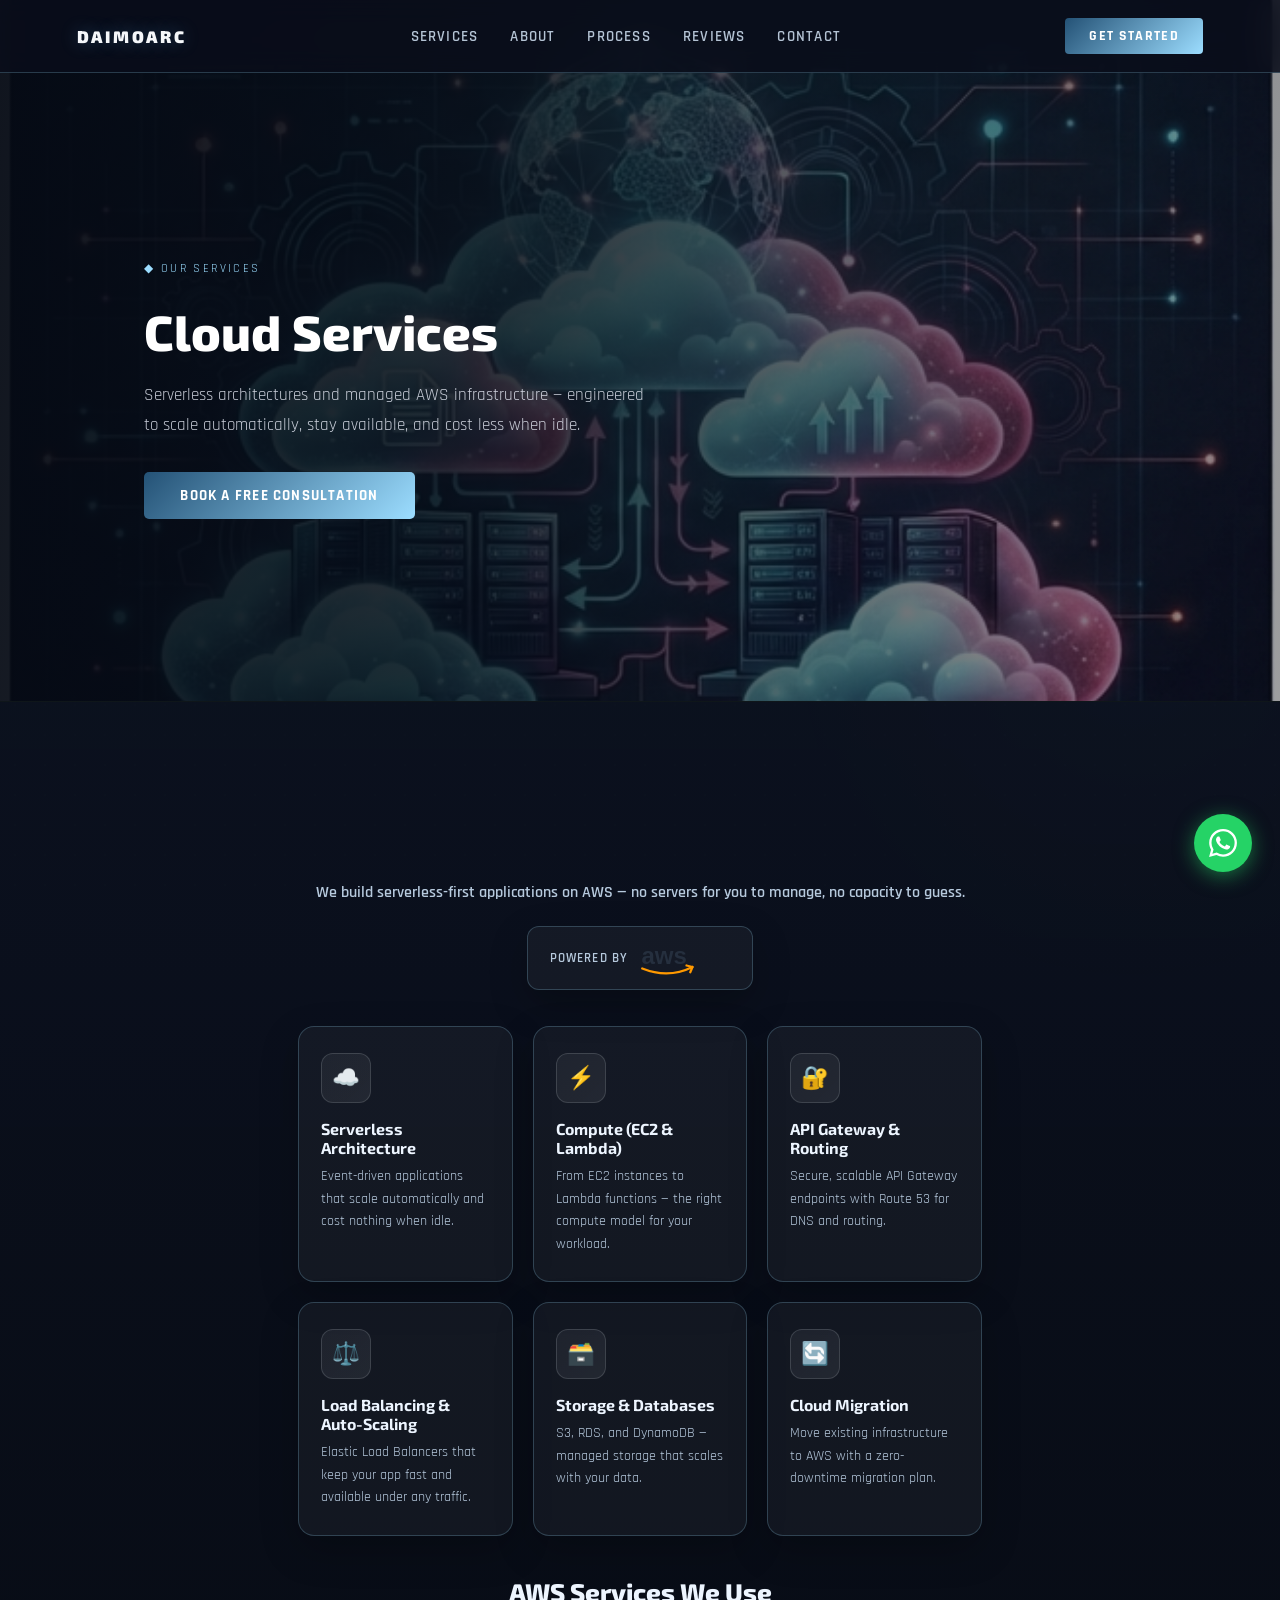
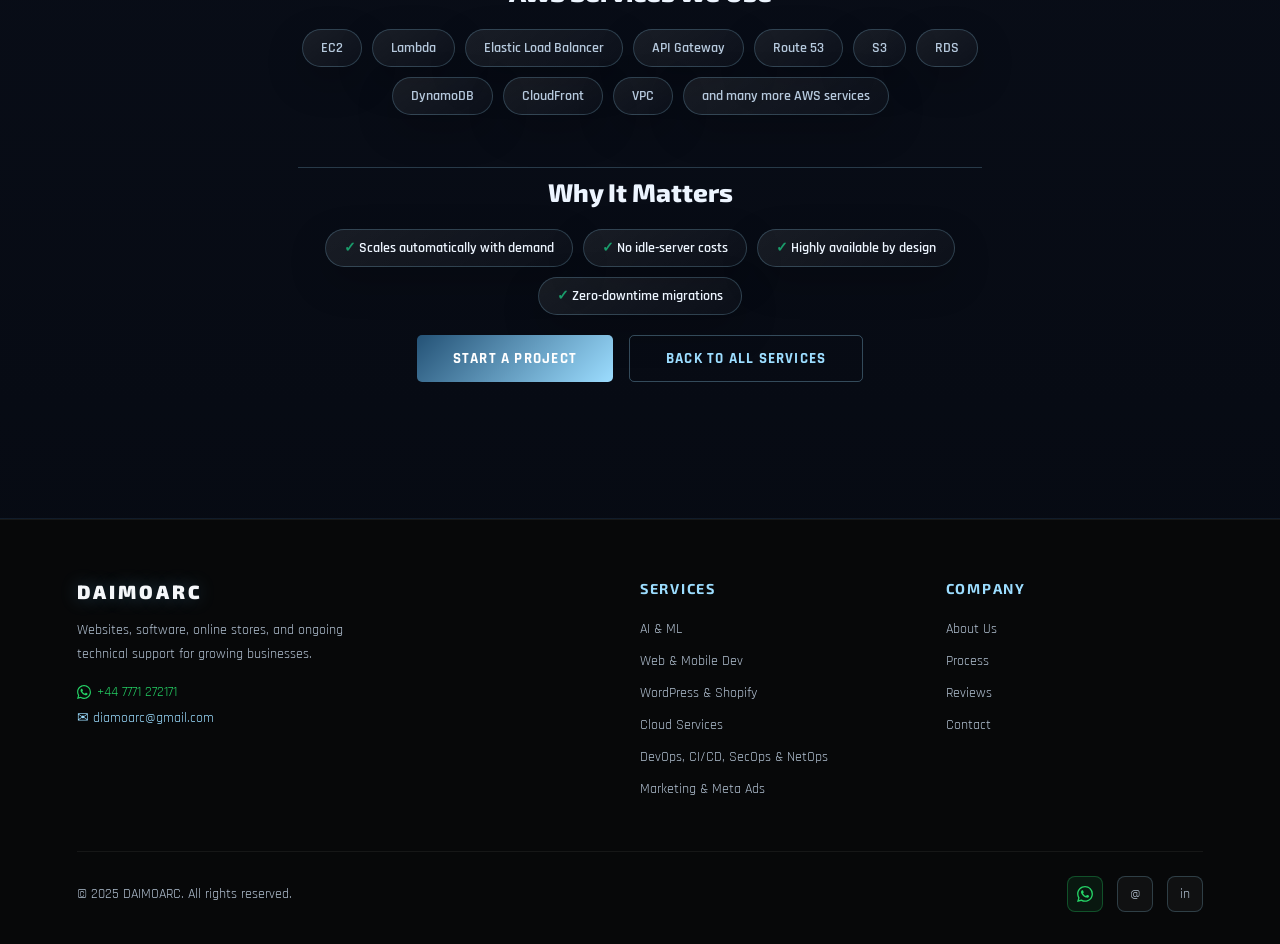
<file: cloud-services.html>
<!DOCTYPE html>
<html lang="en">
<head>
  <meta charset="UTF-8" />
  <meta name="viewport" content="width=device-width, initial-scale=1.0"/>
  <title>Cloud Services | DAIMOARC</title>
  <link rel="preconnect" href="https://fonts.googleapis.com">
  <link href="https://fonts.googleapis.com/css2?family=Exo+2:wght@300;400;600;700;900&family=Rajdhani:wght@400;500;600;700&display=swap" rel="stylesheet">
  <link rel="stylesheet" href="styles.css">
</head>
<body>

<!-- ─── NAV ─── -->
<div class="mobile-menu" id="mobileMenu">
  <button class="mobile-menu-close" onclick="document.getElementById('mobileMenu').classList.remove('open')">&times;</button>
  <a href="services.html">Services</a>
  <a href="about.html">About</a>
  <a href="index.html#process">Process</a>
  <a href="reviews.html">Reviews</a>
  <a href="contact.html">Contact</a>
</div>

<nav>
  <a class="nav-logo" href="index.html">
    <img src="Logo.png" alt="DAIMOARC" style="height:48px;width:auto;object-fit:contain;" />
  </a>
  <ul class="nav-links">
    <li><a href="services.html">Services</a></li>
    <li><a href="about.html">About</a></li>
    <li><a href="index.html#process">Process</a></li>
    <li><a href="reviews.html">Reviews</a></li>
    <li><a href="contact.html">Contact</a></li>
  </ul>
  <a href="contact.html" class="nav-cta">Get Started</a>
  <button class="hamburger" onclick="document.getElementById('mobileMenu').classList.add('open')" aria-label="Menu">
    <span></span><span></span><span></span>
  </button>
</nav>

<!-- ─── SERVICE HERO ─── -->
<section class="svc-hero">
  <div class="svc-hero-bg" style="background-image:url('images/cloud-services-hero.png');"></div>
  <div class="svc-hero-overlay"></div>
  <div class="svc-hero-content">
    <span class="section-tag">&#9670; Our Services</span>
    <h1 class="svc-hero-title">Cloud Services</h1>
    <p class="svc-hero-sub">Serverless architectures and managed AWS infrastructure — engineered to scale automatically, stay available, and cost less when idle.</p>
    <a href="contact.html" class="btn-primary">Book a Free Consultation</a>
  </div>
</section>

<!-- ─── ARTICLE ─── -->
<section id="services">
  <div class="article-wrap">
    <p class="article-lead reveal" style="text-align:center;">We build serverless-first applications on AWS — no servers for you to manage, no capacity to guess.</p>

    <div class="aws-badge reveal">
      <span class="aws-badge-label">Powered by</span>
      <svg viewBox="0 0 120 50" width="90" height="38" xmlns="http://www.w3.org/2000/svg" aria-label="AWS">
        <text x="2" y="33" font-family="Arial, Helvetica, sans-serif" font-weight="700" font-size="32" fill="#252F3E">aws</text>
        <path d="M3 39 Q38 53 70 37" stroke="#FF9900" stroke-width="3" fill="none" stroke-linecap="round"/>
        <path d="M70 37 L62 35 M70 37 L67 44" stroke="#FF9900" stroke-width="3" fill="none" stroke-linecap="round" stroke-linejoin="round"/>
      </svg>
    </div>

    <div class="capability-grid reveal">
      <div class="capability-card">
        <div class="capability-icon">&#9729;&#65039;</div>
        <div class="capability-title">Serverless Architecture</div>
        <div class="capability-desc">Event-driven applications that scale automatically and cost nothing when idle.</div>
      </div>
      <div class="capability-card">
        <div class="capability-icon">&#9889;</div>
        <div class="capability-title">Compute (EC2 &amp; Lambda)</div>
        <div class="capability-desc">From EC2 instances to Lambda functions — the right compute model for your workload.</div>
      </div>
      <div class="capability-card">
        <div class="capability-icon">&#128272;</div>
        <div class="capability-title">API Gateway &amp; Routing</div>
        <div class="capability-desc">Secure, scalable API Gateway endpoints with Route 53 for DNS and routing.</div>
      </div>
      <div class="capability-card">
        <div class="capability-icon">&#9878;&#65039;</div>
        <div class="capability-title">Load Balancing &amp; Auto-Scaling</div>
        <div class="capability-desc">Elastic Load Balancers that keep your app fast and available under any traffic.</div>
      </div>
      <div class="capability-card">
        <div class="capability-icon">&#128451;&#65039;</div>
        <div class="capability-title">Storage &amp; Databases</div>
        <div class="capability-desc">S3, RDS, and DynamoDB — managed storage that scales with your data.</div>
      </div>
      <div class="capability-card">
        <div class="capability-icon">&#128260;</div>
        <div class="capability-title">Cloud Migration</div>
        <div class="capability-desc">Move existing infrastructure to AWS with a zero-downtime migration plan.</div>
      </div>
    </div>

    <h2 class="reveal" style="text-align:center; border-top:none;">AWS Services We Use</h2>
    <div class="pill-row reveal">
      <span class="pill">EC2</span>
      <span class="pill">Lambda</span>
      <span class="pill">Elastic Load Balancer</span>
      <span class="pill">API Gateway</span>
      <span class="pill">Route 53</span>
      <span class="pill">S3</span>
      <span class="pill">RDS</span>
      <span class="pill">DynamoDB</span>
      <span class="pill">CloudFront</span>
      <span class="pill">VPC</span>
      <span class="pill">and many more AWS services</span>
    </div>

    <h2 class="reveal" style="text-align:center;">Why It Matters</h2>
    <div class="pill-row reveal">
      <span class="pill pill--check">Scales automatically with demand</span>
      <span class="pill pill--check">No idle-server costs</span>
      <span class="pill pill--check">Highly available by design</span>
      <span class="pill pill--check">Zero-downtime migrations</span>
    </div>

    <div class="svc-detail-actions reveal">
      <a href="contact.html" class="btn-primary">Start a Project</a>
      <a href="services.html" class="btn-outline">Back to All Services</a>
    </div>
  </div>
</section>

<!-- ─── FOOTER ─── -->
<footer>
  <div class="footer-grid">
    <div class="footer-brand">
      <a class="nav-logo" href="index.html">
        <img src="Logo.png" alt="DAIMOARC" style="height:52px;width:auto;object-fit:contain;" />
      </a>
      <p>Websites, software, online stores, and ongoing technical support for growing businesses.</p>
      <div style="margin-top:16px;display:flex;flex-direction:column;gap:8px;">
        <a href="https://wa.me/447771272171" target="_blank" rel="noopener" style="color:#25d366;font-size:.88rem;text-decoration:none;display:flex;align-items:center;gap:6px;">
          <svg viewBox="0 0 24 24" fill="currentColor" width="14" height="14"><path d="M17.472 14.382c-.297-.149-1.758-.867-2.03-.967-.273-.099-.471-.148-.67.15-.197.297-.767.966-.94 1.164-.173.199-.347.223-.644.075-.297-.15-1.255-.463-2.39-1.475-.883-.788-1.48-1.761-1.653-2.059-.173-.297-.018-.458.13-.606.134-.133.298-.347.446-.52.149-.174.198-.298.298-.497.099-.198.05-.371-.025-.52-.075-.149-.669-1.612-.916-2.207-.242-.579-.487-.5-.669-.51-.173-.008-.371-.01-.57-.01-.198 0-.52.074-.792.372-.272.297-1.04 1.016-1.04 2.479 0 1.462 1.065 2.875 1.213 3.074.149.198 2.096 3.2 5.077 4.487.709.306 1.262.489 1.694.625.712.227 1.36.195 1.871.118.571-.085 1.758-.719 2.006-1.413.248-.694.248-1.289.173-1.413-.074-.124-.272-.198-.57-.347m-5.421 7.403h-.004a9.87 9.87 0 01-5.031-1.378l-.361-.214-3.741.982.998-3.648-.235-.374a9.86 9.86 0 01-1.51-5.26c.001-5.45 4.436-9.884 9.888-9.884 2.64 0 5.122 1.03 6.988 2.898a9.825 9.825 0 012.893 6.994c-.003 5.45-4.437 9.884-9.885 9.884m8.413-18.297A11.815 11.815 0 0012.05 0C5.495 0 .16 5.335.157 11.892c0 2.096.547 4.142 1.588 5.945L.057 24l6.305-1.654a11.882 11.882 0 005.683 1.448h.005c6.554 0 11.89-5.335 11.893-11.893a11.821 11.821 0 00-3.48-8.413z"/></svg>
          +44 7771 272171
        </a>
        <a href="mailto:diamoarc@gmail.com" style="color:var(--cyan);font-size:.88rem;text-decoration:none;">&#9993; diamoarc@gmail.com</a>
      </div>
    </div>
    <div class="footer-col">
      <h4>Services</h4>
      <ul>
        <li><a href="services.html">AI & ML</a></li>
        <li><a href="services.html">Web & Mobile Dev</a></li>
        <li><a href="services.html">WordPress &amp; Shopify</a></li>
        <li><a href="services.html">Cloud Services</a></li>
        <li><a href="services.html">DevOps, CI/CD, SecOps &amp; NetOps</a></li>
        <li><a href="services.html">Marketing &amp; Meta Ads</a></li>
      </ul>
    </div>
    <div class="footer-col">
      <h4>Company</h4>
      <ul>
        <li><a href="about.html">About Us</a></li>
        <li><a href="index.html#process">Process</a></li>
        <li><a href="reviews.html">Reviews</a></li>
        <li><a href="contact.html">Contact</a></li>
      </ul>
    </div>
  </div>

  <div class="footer-bottom">
    <p>© 2025 DAIMOARC. All rights reserved.</p>
    <div class="socials">
      <a href="https://wa.me/447771272171" target="_blank" rel="noopener" class="social-link" title="WhatsApp" style="background:rgba(37,211,102,0.08);border-color:rgba(37,211,102,0.3);color:#25d366;">
        <svg viewBox="0 0 24 24" fill="currentColor" width="16" height="16"><path d="M17.472 14.382c-.297-.149-1.758-.867-2.03-.967-.273-.099-.471-.148-.67.15-.197.297-.767.966-.94 1.164-.173.199-.347.223-.644.075-.297-.15-1.255-.463-2.39-1.475-.883-.788-1.48-1.761-1.653-2.059-.173-.297-.018-.458.13-.606.134-.133.298-.347.446-.52.149-.174.198-.298.298-.497.099-.198.05-.371-.025-.52-.075-.149-.669-1.612-.916-2.207-.242-.579-.487-.5-.669-.51-.173-.008-.371-.01-.57-.01-.198 0-.52.074-.792.372-.272.297-1.04 1.016-1.04 2.479 0 1.462 1.065 2.875 1.213 3.074.149.198 2.096 3.2 5.077 4.487.709.306 1.262.489 1.694.625.712.227 1.36.195 1.871.118.571-.085 1.758-.719 2.006-1.413.248-.694.248-1.289.173-1.413-.074-.124-.272-.198-.57-.347m-5.421 7.403h-.004a9.87 9.87 0 01-5.031-1.378l-.361-.214-3.741.982.998-3.648-.235-.374a9.86 9.86 0 01-1.51-5.26c.001-5.45 4.436-9.884 9.888-9.884 2.64 0 5.122 1.03 6.988 2.898a9.825 9.825 0 012.893 6.994c-.003 5.45-4.437 9.884-9.885 9.884m8.413-18.297A11.815 11.815 0 0012.05 0C5.495 0 .16 5.335.157 11.892c0 2.096.547 4.142 1.588 5.945L.057 24l6.305-1.654a11.882 11.882 0 005.683 1.448h.005c6.554 0 11.89-5.335 11.893-11.893a11.821 11.821 0 00-3.48-8.413z"/></svg>
      </a>
      <a href="mailto:      diamoarc@gmail.com" class="social-link" title="Email">@</a>
      <a href="#" class="social-link" title="LinkedIn">in</a>
    </div>
  </div>
</footer>

<script src="script.js"></script>
<!-- ─── FLOATING WHATSAPP ─── -->
<a href="https://wa.me/447771272171" target="_blank" rel="noopener" class="wa-float" aria-label="Chat on WhatsApp">
  <div class="wa-float-tooltip">Chat on WhatsApp</div>
  <svg viewBox="0 0 24 24" fill="currentColor" width="28" height="28" xmlns="http://www.w3.org/2000/svg">
    <path d="M17.472 14.382c-.297-.149-1.758-.867-2.03-.967-.273-.099-.471-.148-.67.15-.197.297-.767.966-.94 1.164-.173.199-.347.223-.644.075-.297-.15-1.255-.463-2.39-1.475-.883-.788-1.48-1.761-1.653-2.059-.173-.297-.018-.458.13-.606.134-.133.298-.347.446-.52.149-.174.198-.298.298-.497.099-.198.05-.371-.025-.52-.075-.149-.669-1.612-.916-2.207-.242-.579-.487-.5-.669-.51-.173-.008-.371-.01-.57-.01-.198 0-.52.074-.792.372-.272.297-1.04 1.016-1.04 2.479 0 1.462 1.065 2.875 1.213 3.074.149.198 2.096 3.2 5.077 4.487.709.306 1.262.489 1.694.625.712.227 1.36.195 1.871.118.571-.085 1.758-.719 2.006-1.413.248-.694.248-1.289.173-1.413-.074-.124-.272-.198-.57-.347m-5.421 7.403h-.004a9.87 9.87 0 01-5.031-1.378l-.361-.214-3.741.982.998-3.648-.235-.374a9.86 9.86 0 01-1.51-5.26c.001-5.45 4.436-9.884 9.888-9.884 2.64 0 5.122 1.03 6.988 2.898a9.825 9.825 0 012.893 6.994c-.003 5.45-4.437 9.884-9.885 9.884m8.413-18.297A11.815 11.815 0 0012.05 0C5.495 0 .16 5.335.157 11.892c0 2.096.547 4.142 1.588 5.945L.057 24l6.305-1.654a11.882 11.882 0 005.683 1.448h.005c6.554 0 11.89-5.335 11.893-11.893a11.821 11.821 0 00-3.48-8.413z"/>
  </svg>
</a>

</body>
</html>
</file>
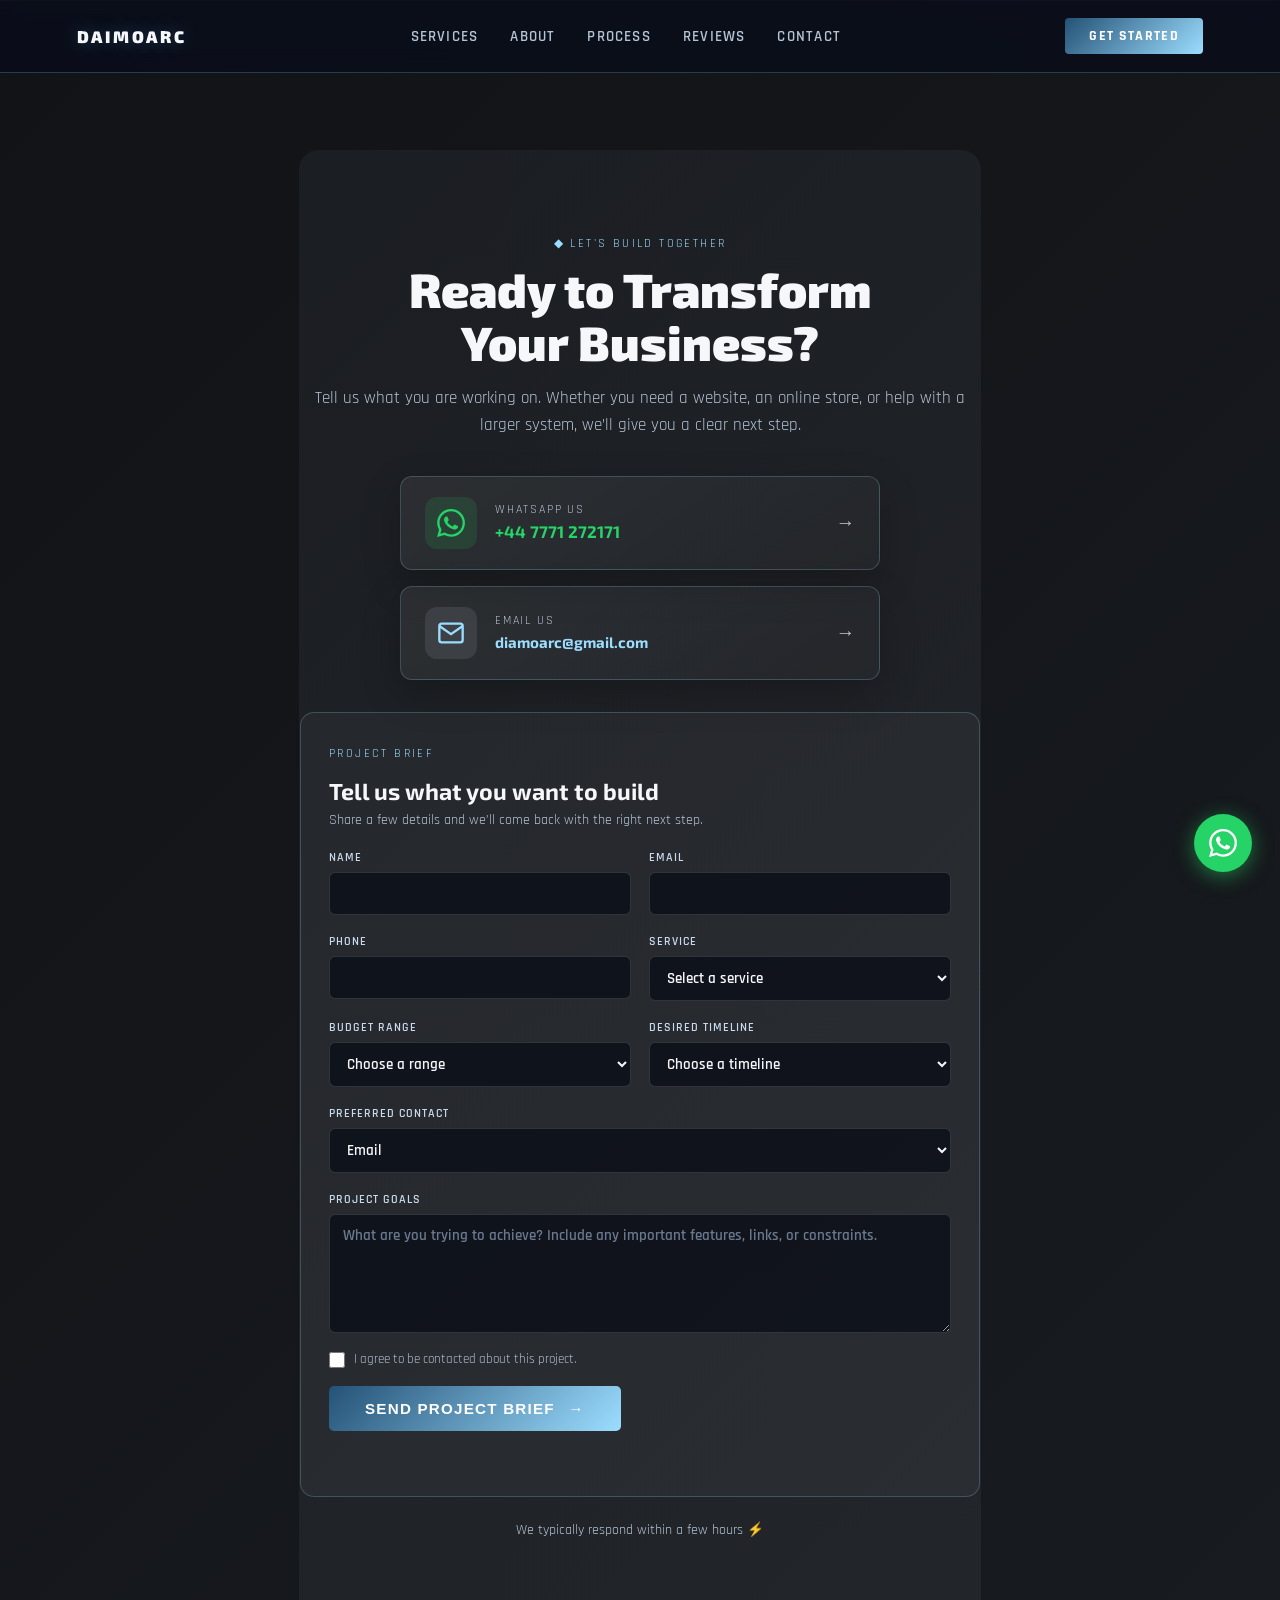
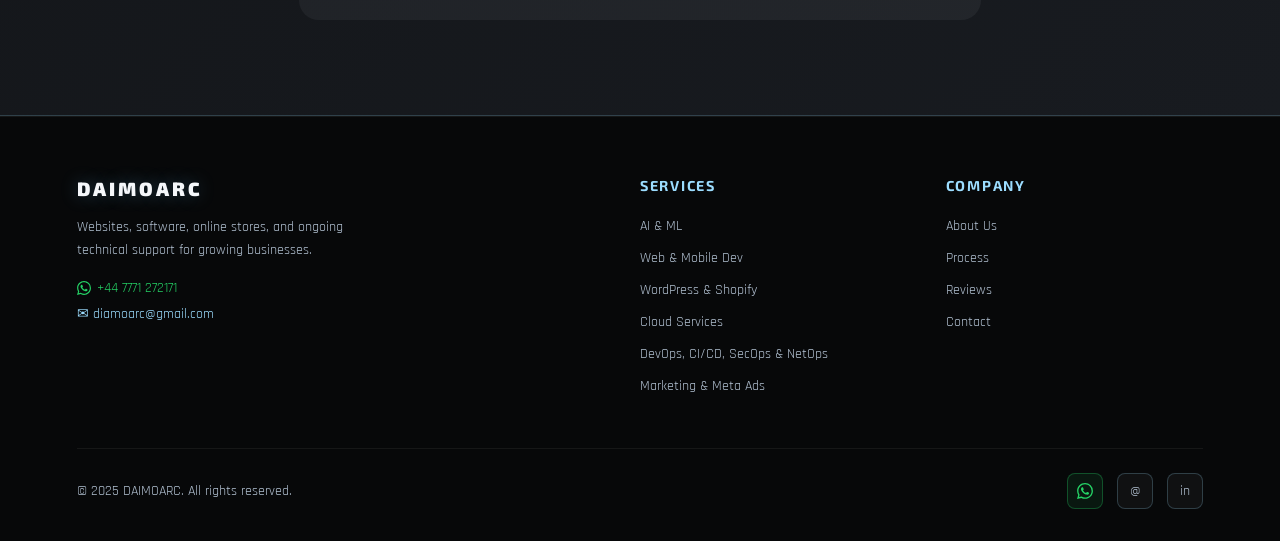
<file: contact.html>
<!DOCTYPE html>
<html lang="en">
<head>
  <meta charset="UTF-8" />
  <meta name="viewport" content="width=device-width, initial-scale=1.0"/>
  <title>Contact Us | DAIMOARC</title>
  <link rel="preconnect" href="https://fonts.googleapis.com">
  <link href="https://fonts.googleapis.com/css2?family=Exo+2:wght@300;400;600;700;900&family=Rajdhani:wght@400;500;600;700&display=swap" rel="stylesheet">
  <link rel="stylesheet" href="styles.css">
</head>
<body>

<!-- ─── NAV ─── -->
<div class="mobile-menu" id="mobileMenu">
  <button class="mobile-menu-close" onclick="document.getElementById('mobileMenu').classList.remove('open')">&times;</button>
  <a href="services.html">Services</a>
  <a href="about.html">About</a>
  <a href="index.html#process">Process</a>
  <a href="reviews.html">Reviews</a>
  <a href="contact.html">Contact</a>
</div>

<nav>
  <a class="nav-logo" href="index.html">
    <img src="Logo.png" alt="DAIMOARC" style="height:48px;width:auto;object-fit:contain;" />
  </a>
  <ul class="nav-links">
    <li><a href="services.html">Services</a></li>
    <li><a href="about.html">About</a></li>
    <li><a href="index.html#process">Process</a></li>
    <li><a href="reviews.html">Reviews</a></li>
    <li><a href="contact.html">Contact</a></li>
  </ul>
  <a href="contact.html" class="nav-cta">Get Started</a>
  <button class="hamburger" onclick="document.getElementById('mobileMenu').classList.add('open')" aria-label="Menu">
    <span></span><span></span><span></span>
  </button>
</nav>

<!-- ─── CTA / CONTACT ─── -->
<section id="cta" style="padding-top:150px;">
  <div class="cta-box">
    <span class="section-tag">&#9670; Let's Build Together</span>
    <h2 class="cta-title reveal">Ready to Transform<br>Your Business?</h2>
    <p class="cta-sub reveal">Tell us what you are working on. Whether you need a website, an online store, or help with a larger system, we’ll give you a clear next step.</p>

    <div class="contact-cards reveal">
      <a href="https://wa.me/447771272171" target="_blank" rel="noopener" class="contact-card contact-card--wa">
        <div class="contact-card-icon">
          <svg viewBox="0 0 24 24" fill="currentColor" width="28" height="28" xmlns="http://www.w3.org/2000/svg">
            <path d="M17.472 14.382c-.297-.149-1.758-.867-2.03-.967-.273-.099-.471-.148-.67.15-.197.297-.767.966-.94 1.164-.173.199-.347.223-.644.075-.297-.15-1.255-.463-2.39-1.475-.883-.788-1.48-1.761-1.653-2.059-.173-.297-.018-.458.13-.606.134-.133.298-.347.446-.52.149-.174.198-.298.298-.497.099-.198.05-.371-.025-.52-.075-.149-.669-1.612-.916-2.207-.242-.579-.487-.5-.669-.51-.173-.008-.371-.01-.57-.01-.198 0-.52.074-.792.372-.272.297-1.04 1.016-1.04 2.479 0 1.462 1.065 2.875 1.213 3.074.149.198 2.096 3.2 5.077 4.487.709.306 1.262.489 1.694.625.712.227 1.36.195 1.871.118.571-.085 1.758-.719 2.006-1.413.248-.694.248-1.289.173-1.413-.074-.124-.272-.198-.57-.347m-5.421 7.403h-.004a9.87 9.87 0 01-5.031-1.378l-.361-.214-3.741.982.998-3.648-.235-.374a9.86 9.86 0 01-1.51-5.26c.001-5.45 4.436-9.884 9.888-9.884 2.64 0 5.122 1.03 6.988 2.898a9.825 9.825 0 012.893 6.994c-.003 5.45-4.437 9.884-9.885 9.884m8.413-18.297A11.815 11.815 0 0012.05 0C5.495 0 .16 5.335.157 11.892c0 2.096.547 4.142 1.588 5.945L.057 24l6.305-1.654a11.882 11.882 0 005.683 1.448h.005c6.554 0 11.89-5.335 11.893-11.893a11.821 11.821 0 00-3.48-8.413z"/>
          </svg>
        </div>
        <div class="contact-card-text">
          <span class="contact-card-label">WhatsApp Us</span>
          <span class="contact-card-value">+44 7771 272171</span>
        </div>
        <div class="contact-card-arrow">&#8594;</div>
      </a>

      <a href="mailto:      diamoarc@gmail.com" class="contact-card contact-card--email">
        <div class="contact-card-icon">
          <svg viewBox="0 0 24 24" fill="none" stroke="currentColor" stroke-width="2" width="28" height="28" xmlns="http://www.w3.org/2000/svg">
            <path d="M4 4h16c1.1 0 2 .9 2 2v12c0 1.1-.9 2-2 2H4c-1.1 0-2-.9-2-2V6c0-1.1.9-2 2-2z"/>
            <polyline points="22,6 12,13 2,6"/>
          </svg>
        </div>
        <div class="contact-card-text">
          <span class="contact-card-label">Email Us</span>
          <span class="contact-card-value">          diamoarc@gmail.com</span>
        </div>
        <div class="contact-card-arrow">&#8594;</div>
      </a>
    </div>

    <form class="lead-form reveal" id="leadForm">
      <div class="lead-form-heading">
        <span class="section-tag">Project brief</span>
        <h3>Tell us what you want to build</h3>
        <p>Share a few details and we’ll come back with the right next step.</p>
      </div>
      <div class="lead-form-grid">
        <label>
          Name
          <input type="text" name="name" autocomplete="name" required>
        </label>
        <label>
          Email
          <input type="email" name="email" autocomplete="email" required>
        </label>
        <label>
          Phone
          <input type="tel" name="phone" autocomplete="tel">
        </label>
        <label>
          Service
          <select name="service" required>
            <option value="">Select a service</option>
            <option>AI &amp; Machine Learning</option>
            <option>Product Engineering</option>
            <option>Web &amp; Mobile Development</option>
            <option>WordPress &amp; Shopify</option>
            <option>Cloud Services</option>
            <option>DevOps &amp; Security</option>
            <option>Marketing &amp; Meta Ads</option>
          </select>
        </label>
        <label>
          Budget range
          <select name="budget" required>
            <option value="">Choose a range</option>
            <option>Under £1,000</option>
            <option>£1,000 – £5,000</option>
            <option>£5,000 – £15,000</option>
            <option>£15,000+</option>
            <option>Not sure yet</option>
          </select>
        </label>
        <label>
          Desired timeline
          <select name="timeline" required>
            <option value="">Choose a timeline</option>
            <option>ASAP</option>
            <option>2–4 weeks</option>
            <option>1–3 months</option>
            <option>Flexible</option>
          </select>
        </label>
      </div>
      <label>
        Preferred contact
        <select name="preferredContact">
          <option>Email</option>
          <option>WhatsApp</option>
          <option>Phone call</option>
        </select>
      </label>
      <label>
        Project goals
        <textarea name="message" rows="5" minlength="20" placeholder="What are you trying to achieve? Include any important features, links, or constraints." required></textarea>
      </label>
      <label class="lead-form-consent">
        <input type="checkbox" name="consent" required>
        <span>I agree to be contacted about this project.</span>
      </label>
      <label class="lead-form-trap" aria-hidden="true">
        Leave this field empty
        <input type="text" name="website" tabindex="-1" autocomplete="off">
      </label>
      <button class="btn-primary" type="submit">Send Project Brief <span aria-hidden="true">&#8594;</span></button>
      <div class="form-status" id="formStatus" role="status" aria-live="polite"></div>
      <a class="form-fallback" id="formFallback" href="mailto:      diamoarc@gmail.com">Email your brief directly instead</a>
    </form>

    <p style="color:var(--muted);font-size:.85rem;margin-top:24px;" class="reveal">We typically respond within a few hours &#9889;</p>
  </div>
</section>

<!-- ─── FOOTER ─── -->
<footer>
  <div class="footer-grid">
    <div class="footer-brand">
      <a class="nav-logo" href="index.html">
        <img src="Logo.png" alt="DAIMOARC" style="height:52px;width:auto;object-fit:contain;" />
      </a>
      <p>Websites, software, online stores, and ongoing technical support for growing businesses.</p>
      <div style="margin-top:16px;display:flex;flex-direction:column;gap:8px;">
        <a href="https://wa.me/447771272171" target="_blank" rel="noopener" style="color:#25d366;font-size:.88rem;text-decoration:none;display:flex;align-items:center;gap:6px;">
          <svg viewBox="0 0 24 24" fill="currentColor" width="14" height="14"><path d="M17.472 14.382c-.297-.149-1.758-.867-2.03-.967-.273-.099-.471-.148-.67.15-.197.297-.767.966-.94 1.164-.173.199-.347.223-.644.075-.297-.15-1.255-.463-2.39-1.475-.883-.788-1.48-1.761-1.653-2.059-.173-.297-.018-.458.13-.606.134-.133.298-.347.446-.52.149-.174.198-.298.298-.497.099-.198.05-.371-.025-.52-.075-.149-.669-1.612-.916-2.207-.242-.579-.487-.5-.669-.51-.173-.008-.371-.01-.57-.01-.198 0-.52.074-.792.372-.272.297-1.04 1.016-1.04 2.479 0 1.462 1.065 2.875 1.213 3.074.149.198 2.096 3.2 5.077 4.487.709.306 1.262.489 1.694.625.712.227 1.36.195 1.871.118.571-.085 1.758-.719 2.006-1.413.248-.694.248-1.289.173-1.413-.074-.124-.272-.198-.57-.347m-5.421 7.403h-.004a9.87 9.87 0 01-5.031-1.378l-.361-.214-3.741.982.998-3.648-.235-.374a9.86 9.86 0 01-1.51-5.26c.001-5.45 4.436-9.884 9.888-9.884 2.64 0 5.122 1.03 6.988 2.898a9.825 9.825 0 012.893 6.994c-.003 5.45-4.437 9.884-9.885 9.884m8.413-18.297A11.815 11.815 0 0012.05 0C5.495 0 .16 5.335.157 11.892c0 2.096.547 4.142 1.588 5.945L.057 24l6.305-1.654a11.882 11.882 0 005.683 1.448h.005c6.554 0 11.89-5.335 11.893-11.893a11.821 11.821 0 00-3.48-8.413z"/></svg>
          +44 7771 272171
        </a>
        <a href="mailto:diamoarc@gmail.com" style="color:var(--cyan);font-size:.88rem;text-decoration:none;">&#9993; diamoarc@gmail.com</a>
      </div>
    </div>
    <div class="footer-col">
      <h4>Services</h4>
      <ul>
        <li><a href="services.html">AI & ML</a></li>
        <li><a href="services.html">Web & Mobile Dev</a></li>
        <li><a href="services.html">WordPress &amp; Shopify</a></li>
        <li><a href="services.html">Cloud Services</a></li>
        <li><a href="services.html">DevOps, CI/CD, SecOps &amp; NetOps</a></li>
        <li><a href="services.html">Marketing &amp; Meta Ads</a></li>
      </ul>
    </div>
    <div class="footer-col">
      <h4>Company</h4>
      <ul>
        <li><a href="about.html">About Us</a></li>
        <li><a href="index.html#process">Process</a></li>
        <li><a href="reviews.html">Reviews</a></li>
        <li><a href="contact.html">Contact</a></li>
      </ul>
    </div>
  </div>

  <div class="footer-bottom">
    <p>© 2025 DAIMOARC. All rights reserved.</p>
    <div class="socials">
      <a href="https://wa.me/447771272171" target="_blank" rel="noopener" class="social-link" title="WhatsApp" style="background:rgba(37,211,102,0.08);border-color:rgba(37,211,102,0.3);color:#25d366;">
        <svg viewBox="0 0 24 24" fill="currentColor" width="16" height="16"><path d="M17.472 14.382c-.297-.149-1.758-.867-2.03-.967-.273-.099-.471-.148-.67.15-.197.297-.767.966-.94 1.164-.173.199-.347.223-.644.075-.297-.15-1.255-.463-2.39-1.475-.883-.788-1.48-1.761-1.653-2.059-.173-.297-.018-.458.13-.606.134-.133.298-.347.446-.52.149-.174.198-.298.298-.497.099-.198.05-.371-.025-.52-.075-.149-.669-1.612-.916-2.207-.242-.579-.487-.5-.669-.51-.173-.008-.371-.01-.57-.01-.198 0-.52.074-.792.372-.272.297-1.04 1.016-1.04 2.479 0 1.462 1.065 2.875 1.213 3.074.149.198 2.096 3.2 5.077 4.487.709.306 1.262.489 1.694.625.712.227 1.36.195 1.871.118.571-.085 1.758-.719 2.006-1.413.248-.694.248-1.289.173-1.413-.074-.124-.272-.198-.57-.347m-5.421 7.403h-.004a9.87 9.87 0 01-5.031-1.378l-.361-.214-3.741.982.998-3.648-.235-.374a9.86 9.86 0 01-1.51-5.26c.001-5.45 4.436-9.884 9.888-9.884 2.64 0 5.122 1.03 6.988 2.898a9.825 9.825 0 012.893 6.994c-.003 5.45-4.437 9.884-9.885 9.884m8.413-18.297A11.815 11.815 0 0012.05 0C5.495 0 .16 5.335.157 11.892c0 2.096.547 4.142 1.588 5.945L.057 24l6.305-1.654a11.882 11.882 0 005.683 1.448h.005c6.554 0 11.89-5.335 11.893-11.893a11.821 11.821 0 00-3.48-8.413z"/></svg>
      </a>
      <a href="mailto:      diamoarc@gmail.com" class="social-link" title="Email">@</a>
      <a href="#" class="social-link" title="LinkedIn">in</a>
    </div>
  </div>
</footer>

<script src="script.js"></script>
<script>
  const leadForm = document.getElementById('leadForm');
  const formStatus = document.getElementById('formStatus');
  const googleSheetEndpoint = 'https://script.google.com/macros/s/AKfycbxFSR4wBMiIa9-4ZJUDK_C5vzrvzdP2SRt7OYsntxFlpOqsxL4RKt5fClHy3QjLZGly/exec';

  leadForm.addEventListener('submit', async (event) => {
    event.preventDefault();
    const submitButton = leadForm.querySelector('button[type="submit"]');
    if (!leadForm.reportValidity()) return;
    submitButton.disabled = true;
    const formFallback = document.getElementById('formFallback');
    formStatus.classList.remove('is-error');
    formFallback.classList.remove('is-visible');
    formStatus.textContent = 'Sending your request...';

    const formData = new FormData(leadForm);
    const lead = Object.fromEntries(formData.entries());
    const reference = `DM-${Date.now().toString(36).toUpperCase()}`;
    const duplicateKey = `daimoarc-lead-${lead.email.trim().toLowerCase()}-${lead.message.trim()}`;
    const previousSubmission = localStorage.getItem(duplicateKey);
    if (previousSubmission && Date.now() - Number(previousSubmission) < 10 * 60 * 1000) {
      formStatus.classList.add('is-error');
      formStatus.textContent = 'This brief was already sent recently. Please email us if you need to change it.';
      formFallback.classList.add('is-visible');
      submitButton.disabled = false;
      return;
    }
    if (lead.website) {
      formStatus.classList.add('is-error');
      formStatus.textContent = 'Unable to send your request. Please email us instead.';
      formFallback.classList.add('is-visible');
      submitButton.disabled = false;
      return;
    }
    lead.submissionId = reference;
    lead.source = 'DAIMOARC website';
    formFallback.href = `mailto:    diamoarc@gmail.com?subject=${encodeURIComponent(`Project brief: ${lead.service}`)}&body=${encodeURIComponent(
      `Reference: ${reference}\nName: ${lead.name}\nEmail: ${lead.email}\nPhone: ${lead.phone || 'Not provided'}\nService: ${lead.service}\nBudget: ${lead.budget}\nTimeline: ${lead.timeline}\nPreferred contact: ${lead.preferredContact}\n\nProject goals:\n${lead.message}`
    )}`;

    try {
      await fetch(googleSheetEndpoint, {
        method: 'POST',
        mode: 'no-cors',
        headers: { 'Content-Type': 'text/plain;charset=utf-8' },
        body: JSON.stringify(lead)
      });
      localStorage.setItem(duplicateKey, String(Date.now()));
      leadForm.reset();
      formStatus.innerHTML = `<strong>Request sent.</strong> Reference: ${reference}. We’ll review it and reply within one business day.`;
    } catch (error) {
      formStatus.classList.add('is-error');
      formStatus.textContent = 'Unable to send your request. Please email       diamoarc@gmail.com instead.';
      formFallback.classList.add('is-visible');
      console.error('Lead form submission failed:', error);
    } finally {
      submitButton.disabled = false;
    }
  });
</script>
<!-- ─── FLOATING WHATSAPP ─── -->
<a href="https://wa.me/447771272171" target="_blank" rel="noopener" class="wa-float" aria-label="Chat on WhatsApp">
  <div class="wa-float-tooltip">Chat on WhatsApp</div>
  <svg viewBox="0 0 24 24" fill="currentColor" width="28" height="28" xmlns="http://www.w3.org/2000/svg">
    <path d="M17.472 14.382c-.297-.149-1.758-.867-2.03-.967-.273-.099-.471-.148-.67.15-.197.297-.767.966-.94 1.164-.173.199-.347.223-.644.075-.297-.15-1.255-.463-2.39-1.475-.883-.788-1.48-1.761-1.653-2.059-.173-.297-.018-.458.13-.606.134-.133.298-.347.446-.52.149-.174.198-.298.298-.497.099-.198.05-.371-.025-.52-.075-.149-.669-1.612-.916-2.207-.242-.579-.487-.5-.669-.51-.173-.008-.371-.01-.57-.01-.198 0-.52.074-.792.372-.272.297-1.04 1.016-1.04 2.479 0 1.462 1.065 2.875 1.213 3.074.149.198 2.096 3.2 5.077 4.487.709.306 1.262.489 1.694.625.712.227 1.36.195 1.871.118.571-.085 1.758-.719 2.006-1.413.248-.694.248-1.289.173-1.413-.074-.124-.272-.198-.57-.347m-5.421 7.403h-.004a9.87 9.87 0 01-5.031-1.378l-.361-.214-3.741.982.998-3.648-.235-.374a9.86 9.86 0 01-1.51-5.26c.001-5.45 4.436-9.884 9.888-9.884 2.64 0 5.122 1.03 6.988 2.898a9.825 9.825 0 012.893 6.994c-.003 5.45-4.437 9.884-9.885 9.884m8.413-18.297A11.815 11.815 0 0012.05 0C5.495 0 .16 5.335.157 11.892c0 2.096.547 4.142 1.588 5.945L.057 24l6.305-1.654a11.882 11.882 0 005.683 1.448h.005c6.554 0 11.89-5.335 11.893-11.893a11.821 11.821 0 00-3.48-8.413z"/>
  </svg>
</a>

</body>
</html>
</file>
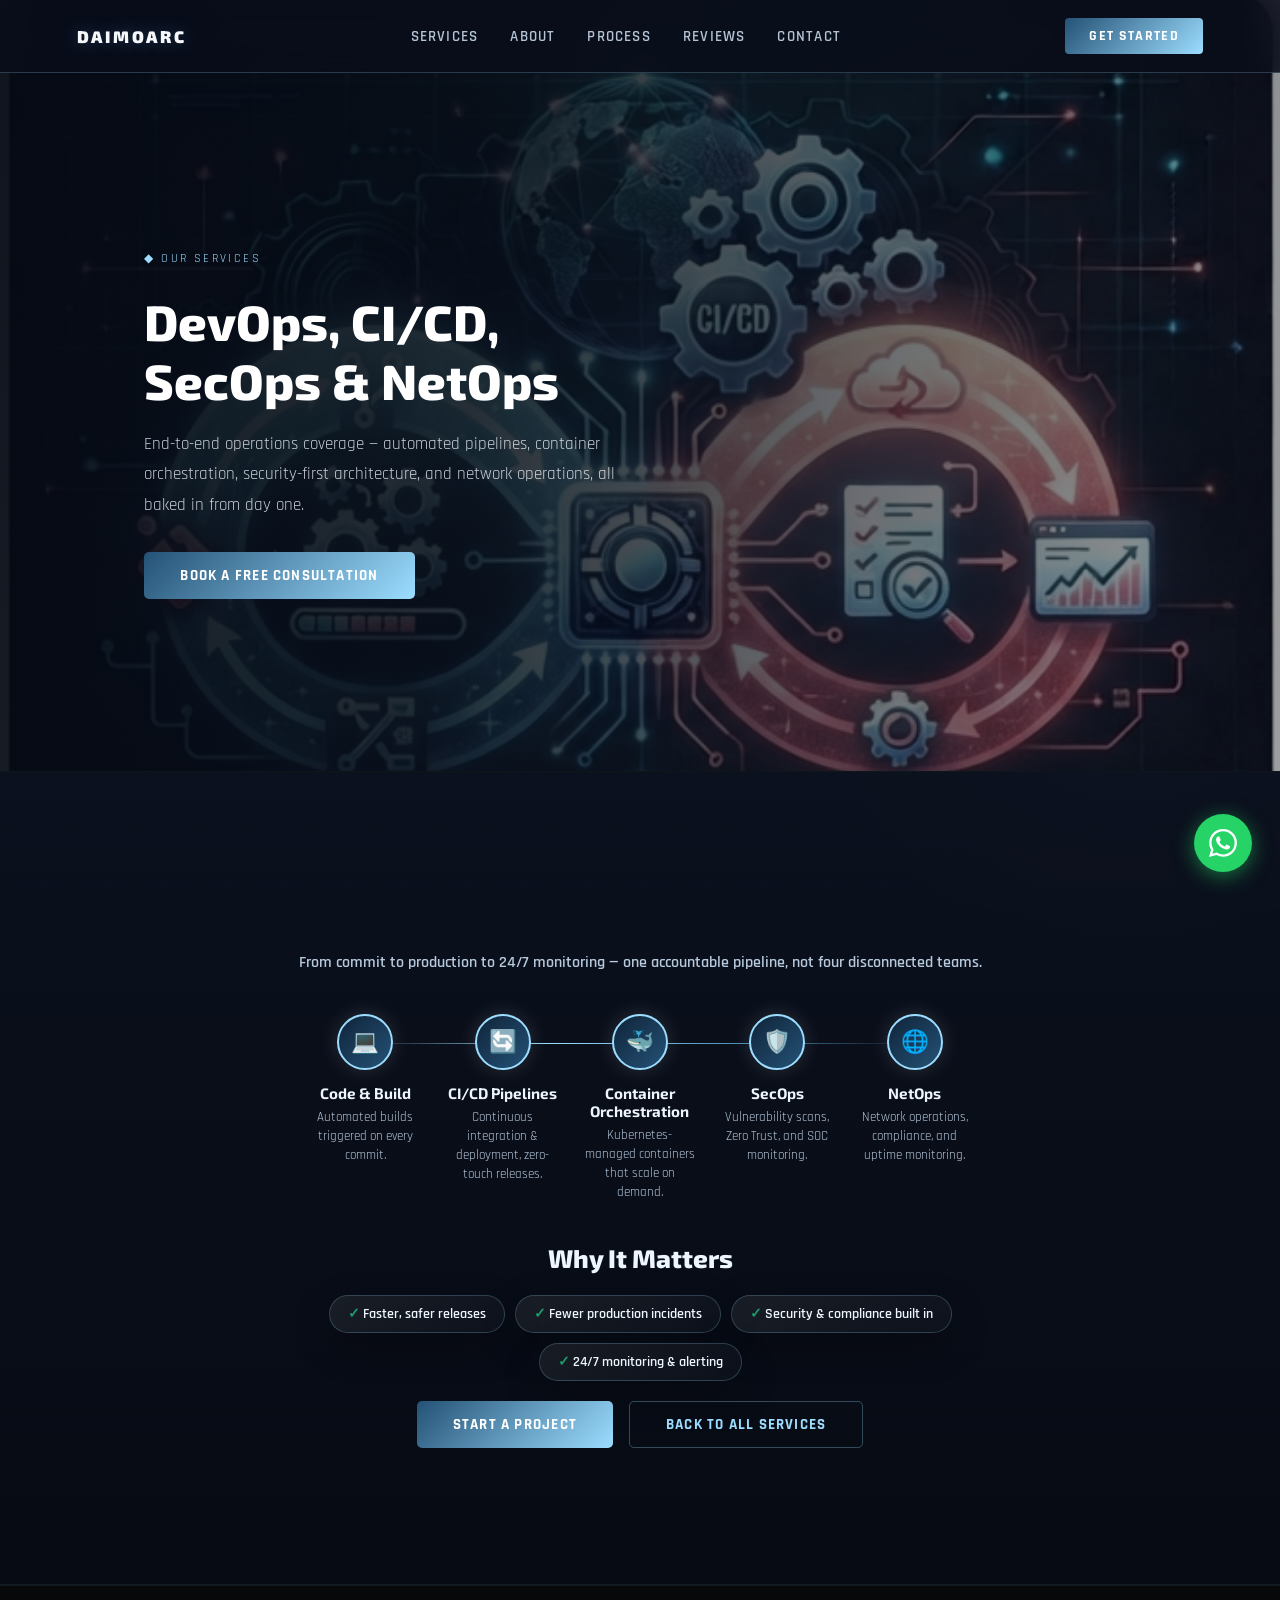
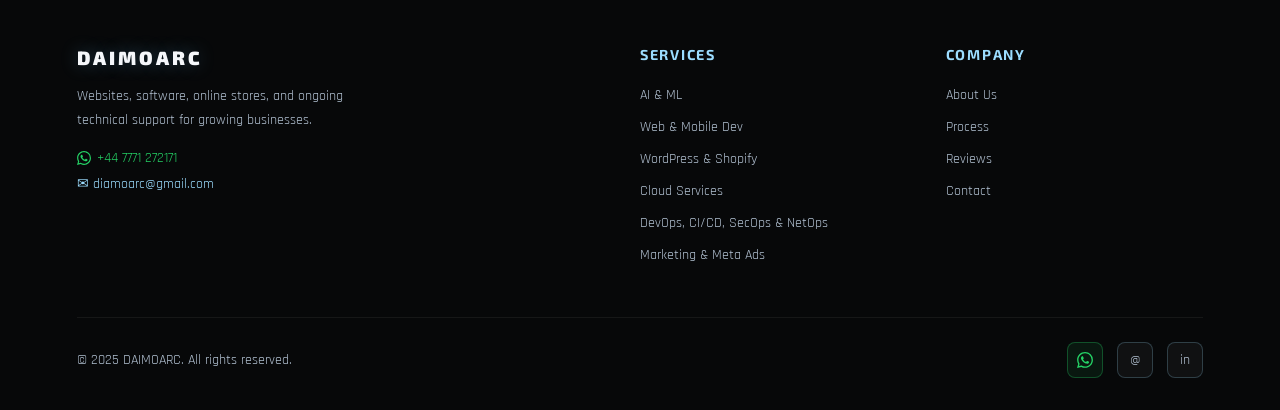
<file: devops.html>
<!DOCTYPE html>
<html lang="en">
<head>
  <meta charset="UTF-8" />
  <meta name="viewport" content="width=device-width, initial-scale=1.0"/>
  <title>DevOps, CI/CD, SecOps & NetOps | DAIMOARC</title>
  <link rel="preconnect" href="https://fonts.googleapis.com">
  <link href="https://fonts.googleapis.com/css2?family=Exo+2:wght@300;400;600;700;900&family=Rajdhani:wght@400;500;600;700&display=swap" rel="stylesheet">
  <link rel="stylesheet" href="styles.css">
</head>
<body>

<!-- ─── NAV ─── -->
<div class="mobile-menu" id="mobileMenu">
  <button class="mobile-menu-close" onclick="document.getElementById('mobileMenu').classList.remove('open')">&times;</button>
  <a href="services.html">Services</a>
  <a href="about.html">About</a>
  <a href="index.html#process">Process</a>
  <a href="reviews.html">Reviews</a>
  <a href="contact.html">Contact</a>
</div>

<nav>
  <a class="nav-logo" href="index.html">
    <img src="Logo.png" alt="DAIMOARC" style="height:48px;width:auto;object-fit:contain;" />
  </a>
  <ul class="nav-links">
    <li><a href="services.html">Services</a></li>
    <li><a href="about.html">About</a></li>
    <li><a href="index.html#process">Process</a></li>
    <li><a href="reviews.html">Reviews</a></li>
    <li><a href="contact.html">Contact</a></li>
  </ul>
  <a href="contact.html" class="nav-cta">Get Started</a>
  <button class="hamburger" onclick="document.getElementById('mobileMenu').classList.add('open')" aria-label="Menu">
    <span></span><span></span><span></span>
  </button>
</nav>

<!-- ─── SERVICE HERO ─── -->
<section class="svc-hero">
  <div class="svc-hero-bg" style="background-image:url('images/devops-hero.png');"></div>
  <div class="svc-hero-overlay"></div>
  <div class="svc-hero-content">
    <span class="section-tag">&#9670; Our Services</span>
    <h1 class="svc-hero-title">DevOps, CI/CD, SecOps &amp; NetOps</h1>
    <p class="svc-hero-sub">End-to-end operations coverage — automated pipelines, container orchestration, security-first architecture, and network operations, all baked in from day one.</p>
    <a href="contact.html" class="btn-primary">Book a Free Consultation</a>
  </div>
</section>

<!-- ─── ARTICLE ─── -->
<section id="services">
  <div class="article-wrap">
    <p class="article-lead reveal" style="text-align:center;">From commit to production to 24/7 monitoring — one accountable pipeline, not four disconnected teams.</p>

    <div class="diagram-steps reveal" aria-label="The DevOps pipeline">
      <div class="diagram-flow-pulse"></div>
      <div class="diagram-step">
        <div class="diagram-step-num">&#128187;</div>
        <div class="diagram-step-title">Code &amp; Build</div>
        <div class="diagram-step-desc">Automated builds triggered on every commit.</div>
      </div>
      <div class="diagram-step">
        <div class="diagram-step-num">&#128260;</div>
        <div class="diagram-step-title">CI/CD Pipelines</div>
        <div class="diagram-step-desc">Continuous integration &amp; deployment, zero-touch releases.</div>
      </div>
      <div class="diagram-step">
        <div class="diagram-step-num">&#128051;</div>
        <div class="diagram-step-title">Container Orchestration</div>
        <div class="diagram-step-desc">Kubernetes-managed containers that scale on demand.</div>
      </div>
      <div class="diagram-step">
        <div class="diagram-step-num">&#128737;&#65039;</div>
        <div class="diagram-step-title">SecOps</div>
        <div class="diagram-step-desc">Vulnerability scans, Zero Trust, and SOC monitoring.</div>
      </div>
      <div class="diagram-step">
        <div class="diagram-step-num">&#127760;</div>
        <div class="diagram-step-title">NetOps</div>
        <div class="diagram-step-desc">Network operations, compliance, and uptime monitoring.</div>
      </div>
    </div>

    <h2 class="reveal" style="text-align:center; border-top:none;">Why It Matters</h2>
    <div class="pill-row reveal">
      <span class="pill pill--check">Faster, safer releases</span>
      <span class="pill pill--check">Fewer production incidents</span>
      <span class="pill pill--check">Security &amp; compliance built in</span>
      <span class="pill pill--check">24/7 monitoring &amp; alerting</span>
    </div>

    <div class="svc-detail-actions reveal">
      <a href="contact.html" class="btn-primary">Start a Project</a>
      <a href="services.html" class="btn-outline">Back to All Services</a>
    </div>
  </div>
</section>

<!-- ─── FOOTER ─── -->
<footer>
  <div class="footer-grid">
    <div class="footer-brand">
      <a class="nav-logo" href="index.html">
        <img src="Logo.png" alt="DAIMOARC" style="height:52px;width:auto;object-fit:contain;" />
      </a>
      <p>Websites, software, online stores, and ongoing technical support for growing businesses.</p>
      <div style="margin-top:16px;display:flex;flex-direction:column;gap:8px;">
        <a href="https://wa.me/447771272171" target="_blank" rel="noopener" style="color:#25d366;font-size:.88rem;text-decoration:none;display:flex;align-items:center;gap:6px;">
          <svg viewBox="0 0 24 24" fill="currentColor" width="14" height="14"><path d="M17.472 14.382c-.297-.149-1.758-.867-2.03-.967-.273-.099-.471-.148-.67.15-.197.297-.767.966-.94 1.164-.173.199-.347.223-.644.075-.297-.15-1.255-.463-2.39-1.475-.883-.788-1.48-1.761-1.653-2.059-.173-.297-.018-.458.13-.606.134-.133.298-.347.446-.52.149-.174.198-.298.298-.497.099-.198.05-.371-.025-.52-.075-.149-.669-1.612-.916-2.207-.242-.579-.487-.5-.669-.51-.173-.008-.371-.01-.57-.01-.198 0-.52.074-.792.372-.272.297-1.04 1.016-1.04 2.479 0 1.462 1.065 2.875 1.213 3.074.149.198 2.096 3.2 5.077 4.487.709.306 1.262.489 1.694.625.712.227 1.36.195 1.871.118.571-.085 1.758-.719 2.006-1.413.248-.694.248-1.289.173-1.413-.074-.124-.272-.198-.57-.347m-5.421 7.403h-.004a9.87 9.87 0 01-5.031-1.378l-.361-.214-3.741.982.998-3.648-.235-.374a9.86 9.86 0 01-1.51-5.26c.001-5.45 4.436-9.884 9.888-9.884 2.64 0 5.122 1.03 6.988 2.898a9.825 9.825 0 012.893 6.994c-.003 5.45-4.437 9.884-9.885 9.884m8.413-18.297A11.815 11.815 0 0012.05 0C5.495 0 .16 5.335.157 11.892c0 2.096.547 4.142 1.588 5.945L.057 24l6.305-1.654a11.882 11.882 0 005.683 1.448h.005c6.554 0 11.89-5.335 11.893-11.893a11.821 11.821 0 00-3.48-8.413z"/></svg>
          +44 7771 272171
        </a>
        <a href="mailto:diamoarc@gmail.com" style="color:var(--cyan);font-size:.88rem;text-decoration:none;">&#9993; diamoarc@gmail.com</a>
      </div>
    </div>
    <div class="footer-col">
      <h4>Services</h4>
      <ul>
        <li><a href="services.html">AI & ML</a></li>
        <li><a href="services.html">Web & Mobile Dev</a></li>
        <li><a href="services.html">WordPress &amp; Shopify</a></li>
        <li><a href="services.html">Cloud Services</a></li>
        <li><a href="services.html">DevOps, CI/CD, SecOps &amp; NetOps</a></li>
        <li><a href="services.html">Marketing &amp; Meta Ads</a></li>
      </ul>
    </div>
    <div class="footer-col">
      <h4>Company</h4>
      <ul>
        <li><a href="about.html">About Us</a></li>
        <li><a href="index.html#process">Process</a></li>
        <li><a href="reviews.html">Reviews</a></li>
        <li><a href="contact.html">Contact</a></li>
      </ul>
    </div>
  </div>

  <div class="footer-bottom">
    <p>© 2025 DAIMOARC. All rights reserved.</p>
    <div class="socials">
      <a href="https://wa.me/447771272171" target="_blank" rel="noopener" class="social-link" title="WhatsApp" style="background:rgba(37,211,102,0.08);border-color:rgba(37,211,102,0.3);color:#25d366;">
        <svg viewBox="0 0 24 24" fill="currentColor" width="16" height="16"><path d="M17.472 14.382c-.297-.149-1.758-.867-2.03-.967-.273-.099-.471-.148-.67.15-.197.297-.767.966-.94 1.164-.173.199-.347.223-.644.075-.297-.15-1.255-.463-2.39-1.475-.883-.788-1.48-1.761-1.653-2.059-.173-.297-.018-.458.13-.606.134-.133.298-.347.446-.52.149-.174.198-.298.298-.497.099-.198.05-.371-.025-.52-.075-.149-.669-1.612-.916-2.207-.242-.579-.487-.5-.669-.51-.173-.008-.371-.01-.57-.01-.198 0-.52.074-.792.372-.272.297-1.04 1.016-1.04 2.479 0 1.462 1.065 2.875 1.213 3.074.149.198 2.096 3.2 5.077 4.487.709.306 1.262.489 1.694.625.712.227 1.36.195 1.871.118.571-.085 1.758-.719 2.006-1.413.248-.694.248-1.289.173-1.413-.074-.124-.272-.198-.57-.347m-5.421 7.403h-.004a9.87 9.87 0 01-5.031-1.378l-.361-.214-3.741.982.998-3.648-.235-.374a9.86 9.86 0 01-1.51-5.26c.001-5.45 4.436-9.884 9.888-9.884 2.64 0 5.122 1.03 6.988 2.898a9.825 9.825 0 012.893 6.994c-.003 5.45-4.437 9.884-9.885 9.884m8.413-18.297A11.815 11.815 0 0012.05 0C5.495 0 .16 5.335.157 11.892c0 2.096.547 4.142 1.588 5.945L.057 24l6.305-1.654a11.882 11.882 0 005.683 1.448h.005c6.554 0 11.89-5.335 11.893-11.893a11.821 11.821 0 00-3.48-8.413z"/></svg>
      </a>
      <a href="mailto:      diamoarc@gmail.com" class="social-link" title="Email">@</a>
      <a href="#" class="social-link" title="LinkedIn">in</a>
    </div>
  </div>
</footer>

<script src="script.js"></script>
<!-- ─── FLOATING WHATSAPP ─── -->
<a href="https://wa.me/447771272171" target="_blank" rel="noopener" class="wa-float" aria-label="Chat on WhatsApp">
  <div class="wa-float-tooltip">Chat on WhatsApp</div>
  <svg viewBox="0 0 24 24" fill="currentColor" width="28" height="28" xmlns="http://www.w3.org/2000/svg">
    <path d="M17.472 14.382c-.297-.149-1.758-.867-2.03-.967-.273-.099-.471-.148-.67.15-.197.297-.767.966-.94 1.164-.173.199-.347.223-.644.075-.297-.15-1.255-.463-2.39-1.475-.883-.788-1.48-1.761-1.653-2.059-.173-.297-.018-.458.13-.606.134-.133.298-.347.446-.52.149-.174.198-.298.298-.497.099-.198.05-.371-.025-.52-.075-.149-.669-1.612-.916-2.207-.242-.579-.487-.5-.669-.51-.173-.008-.371-.01-.57-.01-.198 0-.52.074-.792.372-.272.297-1.04 1.016-1.04 2.479 0 1.462 1.065 2.875 1.213 3.074.149.198 2.096 3.2 5.077 4.487.709.306 1.262.489 1.694.625.712.227 1.36.195 1.871.118.571-.085 1.758-.719 2.006-1.413.248-.694.248-1.289.173-1.413-.074-.124-.272-.198-.57-.347m-5.421 7.403h-.004a9.87 9.87 0 01-5.031-1.378l-.361-.214-3.741.982.998-3.648-.235-.374a9.86 9.86 0 01-1.51-5.26c.001-5.45 4.436-9.884 9.888-9.884 2.64 0 5.122 1.03 6.988 2.898a9.825 9.825 0 012.893 6.994c-.003 5.45-4.437 9.884-9.885 9.884m8.413-18.297A11.815 11.815 0 0012.05 0C5.495 0 .16 5.335.157 11.892c0 2.096.547 4.142 1.588 5.945L.057 24l6.305-1.654a11.882 11.882 0 005.683 1.448h.005c6.554 0 11.89-5.335 11.893-11.893a11.821 11.821 0 00-3.48-8.413z"/>
  </svg>
</a>

</body>
</html>
</file>
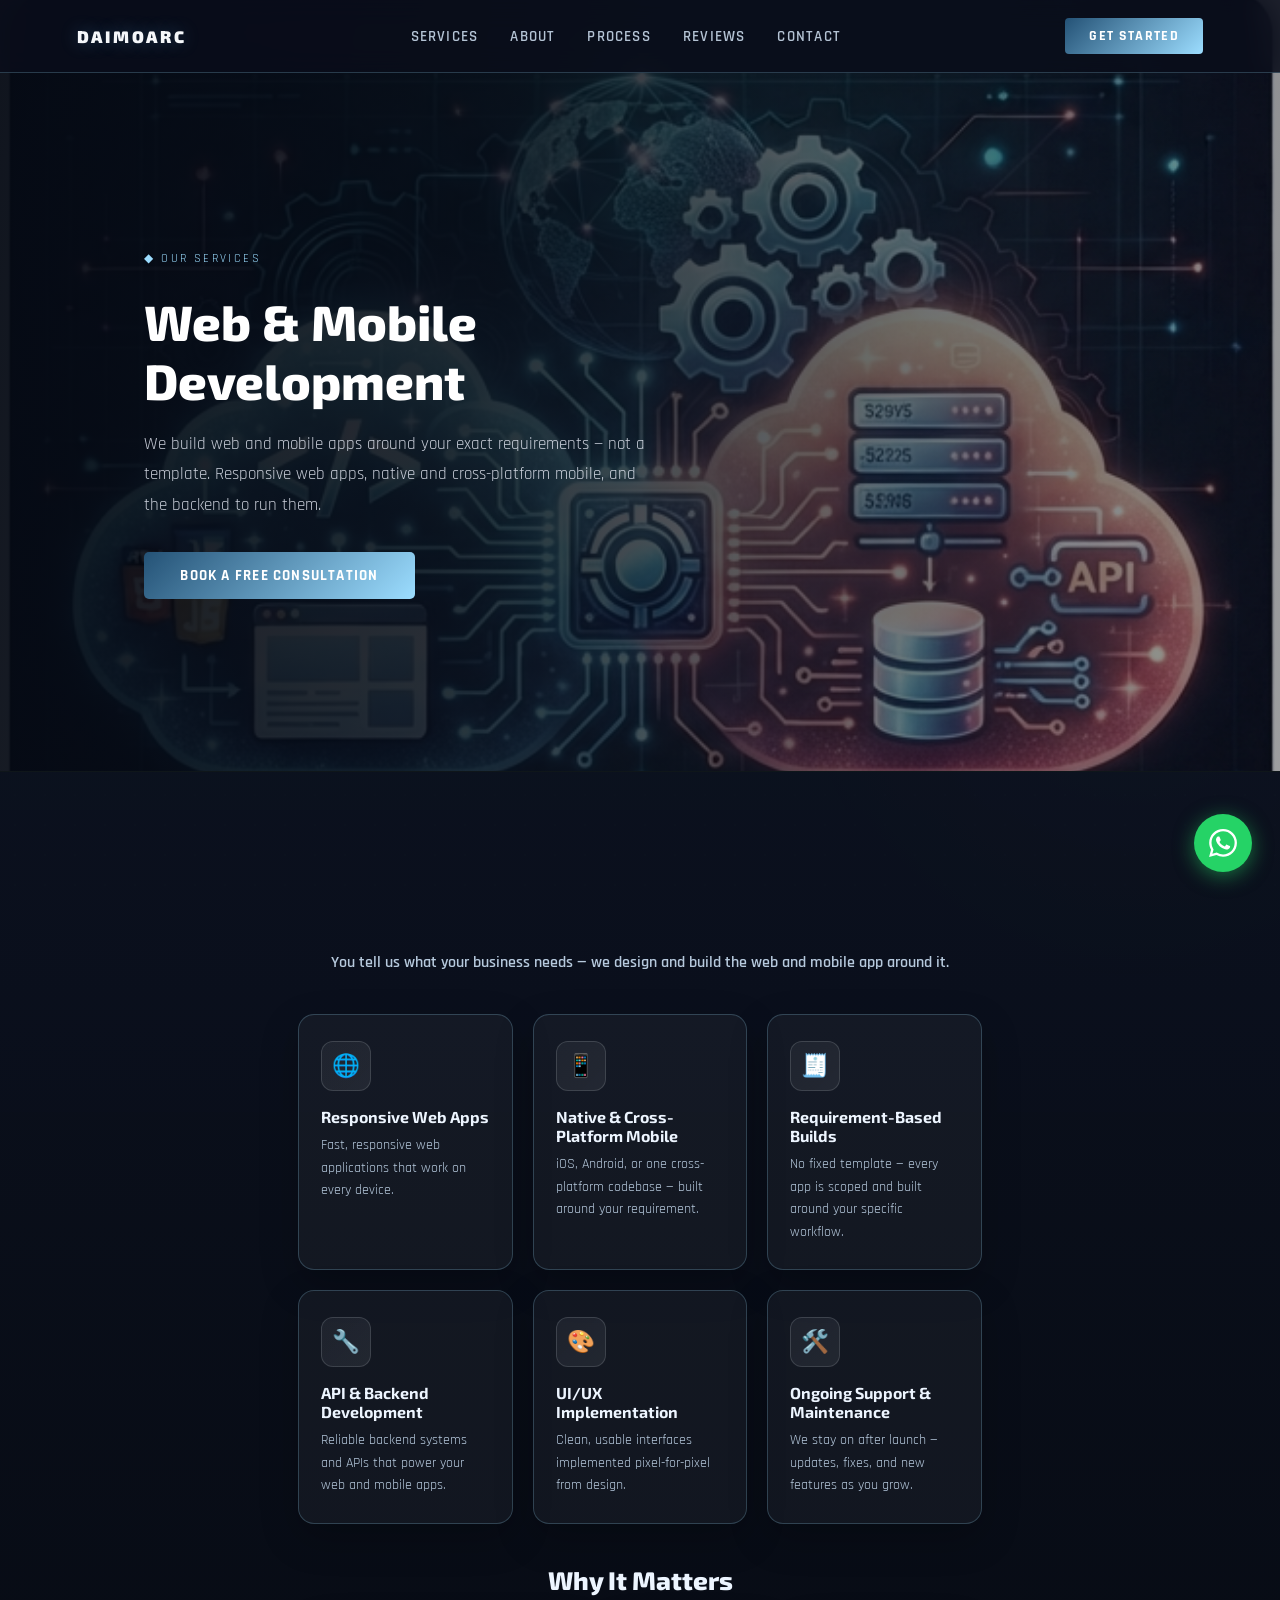
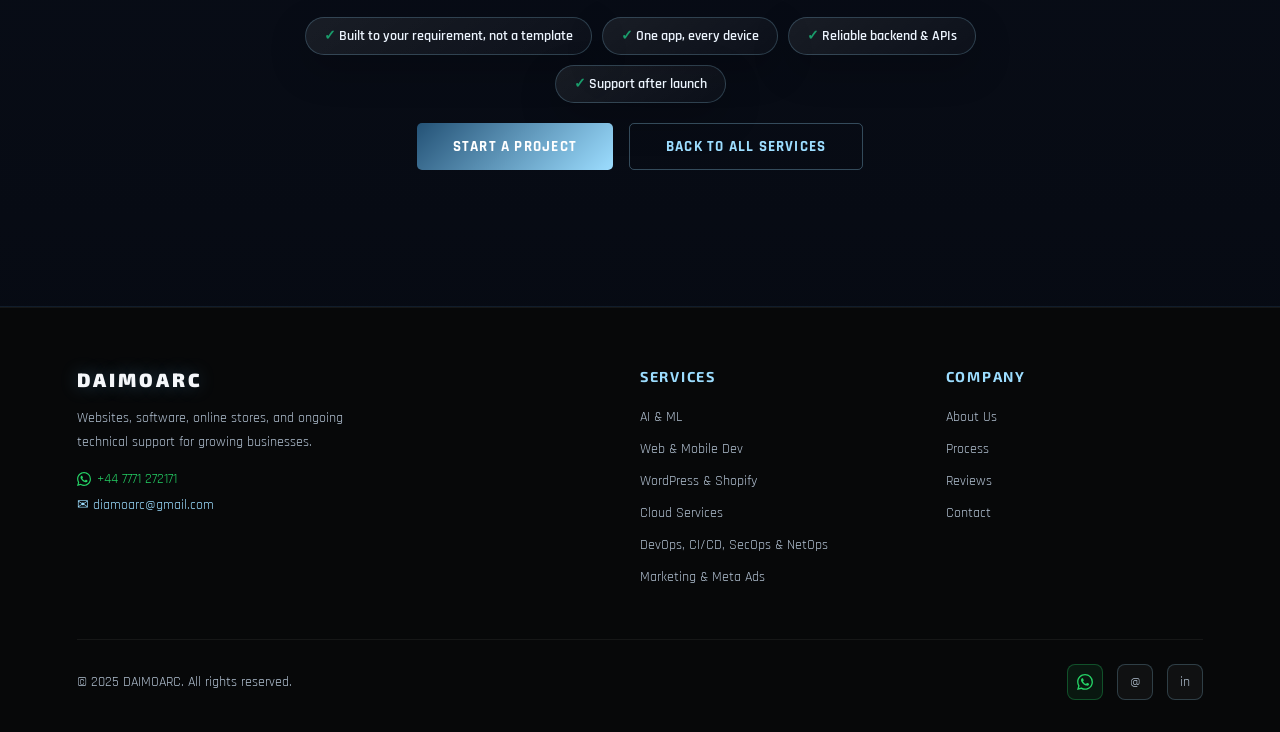
<file: fullstack.html>
<!DOCTYPE html>
<html lang="en">
<head>
  <meta charset="UTF-8" />
  <meta name="viewport" content="width=device-width, initial-scale=1.0"/>
  <title>Web & Mobile Development | DAIMOARC</title>
  <link rel="preconnect" href="https://fonts.googleapis.com">
  <link href="https://fonts.googleapis.com/css2?family=Exo+2:wght@300;400;600;700;900&family=Rajdhani:wght@400;500;600;700&display=swap" rel="stylesheet">
  <link rel="stylesheet" href="styles.css">
</head>
<body>

<!-- ─── NAV ─── -->
<div class="mobile-menu" id="mobileMenu">
  <button class="mobile-menu-close" onclick="document.getElementById('mobileMenu').classList.remove('open')">&times;</button>
  <a href="services.html">Services</a>
  <a href="about.html">About</a>
  <a href="index.html#process">Process</a>
  <a href="reviews.html">Reviews</a>
  <a href="contact.html">Contact</a>
</div>

<nav>
  <a class="nav-logo" href="index.html">
    <img src="Logo.png" alt="DAIMOARC" style="height:48px;width:auto;object-fit:contain;" />
  </a>
  <ul class="nav-links">
    <li><a href="services.html">Services</a></li>
    <li><a href="about.html">About</a></li>
    <li><a href="index.html#process">Process</a></li>
    <li><a href="reviews.html">Reviews</a></li>
    <li><a href="contact.html">Contact</a></li>
  </ul>
  <a href="contact.html" class="nav-cta">Get Started</a>
  <button class="hamburger" onclick="document.getElementById('mobileMenu').classList.add('open')" aria-label="Menu">
    <span></span><span></span><span></span>
  </button>
</nav>

<!-- ─── SERVICE HERO ─── -->
<section class="svc-hero">
  <div class="svc-hero-bg" style="background-image:url('images/fullstack-hero.png');"></div>
  <div class="svc-hero-overlay"></div>
  <div class="svc-hero-content">
    <span class="section-tag">&#9670; Our Services</span>
    <h1 class="svc-hero-title">Web &amp; Mobile Development</h1>
    <p class="svc-hero-sub">We build web and mobile apps around your exact requirements — not a template. Responsive web apps, native and cross-platform mobile, and the backend to run them.</p>
    <a href="contact.html" class="btn-primary">Book a Free Consultation</a>
  </div>
</section>

<!-- ─── ARTICLE ─── -->
<section id="services">
  <div class="article-wrap">
    <p class="article-lead reveal" style="text-align:center;">You tell us what your business needs — we design and build the web and mobile app around it.</p>

    <div class="capability-grid reveal">
      <div class="capability-card">
        <div class="capability-icon">🌐</div>
        <div class="capability-title">Responsive Web Apps</div>
        <div class="capability-desc">Fast, responsive web applications that work on every device.</div>
      </div>
      <div class="capability-card">
        <div class="capability-icon">📱</div>
        <div class="capability-title">Native &amp; Cross-Platform Mobile</div>
        <div class="capability-desc">iOS, Android, or one cross-platform codebase — built around your requirement.</div>
      </div>
      <div class="capability-card">
        <div class="capability-icon">🧾</div>
        <div class="capability-title">Requirement-Based Builds</div>
        <div class="capability-desc">No fixed template — every app is scoped and built around your specific workflow.</div>
      </div>
      <div class="capability-card">
        <div class="capability-icon">🔧</div>
        <div class="capability-title">API &amp; Backend Development</div>
        <div class="capability-desc">Reliable backend systems and APIs that power your web and mobile apps.</div>
      </div>
      <div class="capability-card">
        <div class="capability-icon">🎨</div>
        <div class="capability-title">UI/UX Implementation</div>
        <div class="capability-desc">Clean, usable interfaces implemented pixel-for-pixel from design.</div>
      </div>
      <div class="capability-card">
        <div class="capability-icon">🛠️</div>
        <div class="capability-title">Ongoing Support &amp; Maintenance</div>
        <div class="capability-desc">We stay on after launch — updates, fixes, and new features as you grow.</div>
      </div>
    </div>

    <h2 class="reveal" style="text-align:center; border-top:none;">Why It Matters</h2>
    <div class="pill-row reveal">
      <span class="pill pill--check">Built to your requirement, not a template</span>
      <span class="pill pill--check">One app, every device</span>
      <span class="pill pill--check">Reliable backend & APIs</span>
      <span class="pill pill--check">Support after launch</span>
    </div>

    <div class="svc-detail-actions reveal">
      <a href="contact.html" class="btn-primary">Start a Project</a>
      <a href="services.html" class="btn-outline">Back to All Services</a>
    </div>
  </div>
</section>

<!-- ─── FOOTER ─── -->
<footer>
  <div class="footer-grid">
    <div class="footer-brand">
      <a class="nav-logo" href="index.html">
        <img src="Logo.png" alt="DAIMOARC" style="height:52px;width:auto;object-fit:contain;" />
      </a>
      <p>Websites, software, online stores, and ongoing technical support for growing businesses.</p>
      <div style="margin-top:16px;display:flex;flex-direction:column;gap:8px;">
        <a href="https://wa.me/447771272171" target="_blank" rel="noopener" style="color:#25d366;font-size:.88rem;text-decoration:none;display:flex;align-items:center;gap:6px;">
          <svg viewBox="0 0 24 24" fill="currentColor" width="14" height="14"><path d="M17.472 14.382c-.297-.149-1.758-.867-2.03-.967-.273-.099-.471-.148-.67.15-.197.297-.767.966-.94 1.164-.173.199-.347.223-.644.075-.297-.15-1.255-.463-2.39-1.475-.883-.788-1.48-1.761-1.653-2.059-.173-.297-.018-.458.13-.606.134-.133.298-.347.446-.52.149-.174.198-.298.298-.497.099-.198.05-.371-.025-.52-.075-.149-.669-1.612-.916-2.207-.242-.579-.487-.5-.669-.51-.173-.008-.371-.01-.57-.01-.198 0-.52.074-.792.372-.272.297-1.04 1.016-1.04 2.479 0 1.462 1.065 2.875 1.213 3.074.149.198 2.096 3.2 5.077 4.487.709.306 1.262.489 1.694.625.712.227 1.36.195 1.871.118.571-.085 1.758-.719 2.006-1.413.248-.694.248-1.289.173-1.413-.074-.124-.272-.198-.57-.347m-5.421 7.403h-.004a9.87 9.87 0 01-5.031-1.378l-.361-.214-3.741.982.998-3.648-.235-.374a9.86 9.86 0 01-1.51-5.26c.001-5.45 4.436-9.884 9.888-9.884 2.64 0 5.122 1.03 6.988 2.898a9.825 9.825 0 012.893 6.994c-.003 5.45-4.437 9.884-9.885 9.884m8.413-18.297A11.815 11.815 0 0012.05 0C5.495 0 .16 5.335.157 11.892c0 2.096.547 4.142 1.588 5.945L.057 24l6.305-1.654a11.882 11.882 0 005.683 1.448h.005c6.554 0 11.89-5.335 11.893-11.893a11.821 11.821 0 00-3.48-8.413z"/></svg>
          +44 7771 272171
        </a>
        <a href="mailto:diamoarc@gmail.com" style="color:var(--cyan);font-size:.88rem;text-decoration:none;">&#9993; diamoarc@gmail.com</a>
      </div>
    </div>
    <div class="footer-col">
      <h4>Services</h4>
      <ul>
        <li><a href="services.html">AI & ML</a></li>
        <li><a href="services.html">Web & Mobile Dev</a></li>
        <li><a href="services.html">WordPress &amp; Shopify</a></li>
        <li><a href="services.html">Cloud Services</a></li>
        <li><a href="services.html">DevOps, CI/CD, SecOps &amp; NetOps</a></li>
        <li><a href="services.html">Marketing &amp; Meta Ads</a></li>
      </ul>
    </div>
    <div class="footer-col">
      <h4>Company</h4>
      <ul>
        <li><a href="about.html">About Us</a></li>
        <li><a href="index.html#process">Process</a></li>
        <li><a href="reviews.html">Reviews</a></li>
        <li><a href="contact.html">Contact</a></li>
      </ul>
    </div>
  </div>

  <div class="footer-bottom">
    <p>© 2025 DAIMOARC. All rights reserved.</p>
    <div class="socials">
      <a href="https://wa.me/447771272171" target="_blank" rel="noopener" class="social-link" title="WhatsApp" style="background:rgba(37,211,102,0.08);border-color:rgba(37,211,102,0.3);color:#25d366;">
        <svg viewBox="0 0 24 24" fill="currentColor" width="16" height="16"><path d="M17.472 14.382c-.297-.149-1.758-.867-2.03-.967-.273-.099-.471-.148-.67.15-.197.297-.767.966-.94 1.164-.173.199-.347.223-.644.075-.297-.15-1.255-.463-2.39-1.475-.883-.788-1.48-1.761-1.653-2.059-.173-.297-.018-.458.13-.606.134-.133.298-.347.446-.52.149-.174.198-.298.298-.497.099-.198.05-.371-.025-.52-.075-.149-.669-1.612-.916-2.207-.242-.579-.487-.5-.669-.51-.173-.008-.371-.01-.57-.01-.198 0-.52.074-.792.372-.272.297-1.04 1.016-1.04 2.479 0 1.462 1.065 2.875 1.213 3.074.149.198 2.096 3.2 5.077 4.487.709.306 1.262.489 1.694.625.712.227 1.36.195 1.871.118.571-.085 1.758-.719 2.006-1.413.248-.694.248-1.289.173-1.413-.074-.124-.272-.198-.57-.347m-5.421 7.403h-.004a9.87 9.87 0 01-5.031-1.378l-.361-.214-3.741.982.998-3.648-.235-.374a9.86 9.86 0 01-1.51-5.26c.001-5.45 4.436-9.884 9.888-9.884 2.64 0 5.122 1.03 6.988 2.898a9.825 9.825 0 012.893 6.994c-.003 5.45-4.437 9.884-9.885 9.884m8.413-18.297A11.815 11.815 0 0012.05 0C5.495 0 .16 5.335.157 11.892c0 2.096.547 4.142 1.588 5.945L.057 24l6.305-1.654a11.882 11.882 0 005.683 1.448h.005c6.554 0 11.89-5.335 11.893-11.893a11.821 11.821 0 00-3.48-8.413z"/></svg>
      </a>
      <a href="mailto:      diamoarc@gmail.com" class="social-link" title="Email">@</a>
      <a href="#" class="social-link" title="LinkedIn">in</a>
    </div>
  </div>
</footer>

<script src="script.js"></script>
<!-- ─── FLOATING WHATSAPP ─── -->
<a href="https://wa.me/447771272171" target="_blank" rel="noopener" class="wa-float" aria-label="Chat on WhatsApp">
  <div class="wa-float-tooltip">Chat on WhatsApp</div>
  <svg viewBox="0 0 24 24" fill="currentColor" width="28" height="28" xmlns="http://www.w3.org/2000/svg">
    <path d="M17.472 14.382c-.297-.149-1.758-.867-2.03-.967-.273-.099-.471-.148-.67.15-.197.297-.767.966-.94 1.164-.173.199-.347.223-.644.075-.297-.15-1.255-.463-2.39-1.475-.883-.788-1.48-1.761-1.653-2.059-.173-.297-.018-.458.13-.606.134-.133.298-.347.446-.52.149-.174.198-.298.298-.497.099-.198.05-.371-.025-.52-.075-.149-.669-1.612-.916-2.207-.242-.579-.487-.5-.669-.51-.173-.008-.371-.01-.57-.01-.198 0-.52.074-.792.372-.272.297-1.04 1.016-1.04 2.479 0 1.462 1.065 2.875 1.213 3.074.149.198 2.096 3.2 5.077 4.487.709.306 1.262.489 1.694.625.712.227 1.36.195 1.871.118.571-.085 1.758-.719 2.006-1.413.248-.694.248-1.289.173-1.413-.074-.124-.272-.198-.57-.347m-5.421 7.403h-.004a9.87 9.87 0 01-5.031-1.378l-.361-.214-3.741.982.998-3.648-.235-.374a9.86 9.86 0 01-1.51-5.26c.001-5.45 4.436-9.884 9.888-9.884 2.64 0 5.122 1.03 6.988 2.898a9.825 9.825 0 012.893 6.994c-.003 5.45-4.437 9.884-9.885 9.884m8.413-18.297A11.815 11.815 0 0012.05 0C5.495 0 .16 5.335.157 11.892c0 2.096.547 4.142 1.588 5.945L.057 24l6.305-1.654a11.882 11.882 0 005.683 1.448h.005c6.554 0 11.89-5.335 11.893-11.893a11.821 11.821 0 00-3.48-8.413z"/>
  </svg>
</a>

</body>
</html>
</file>
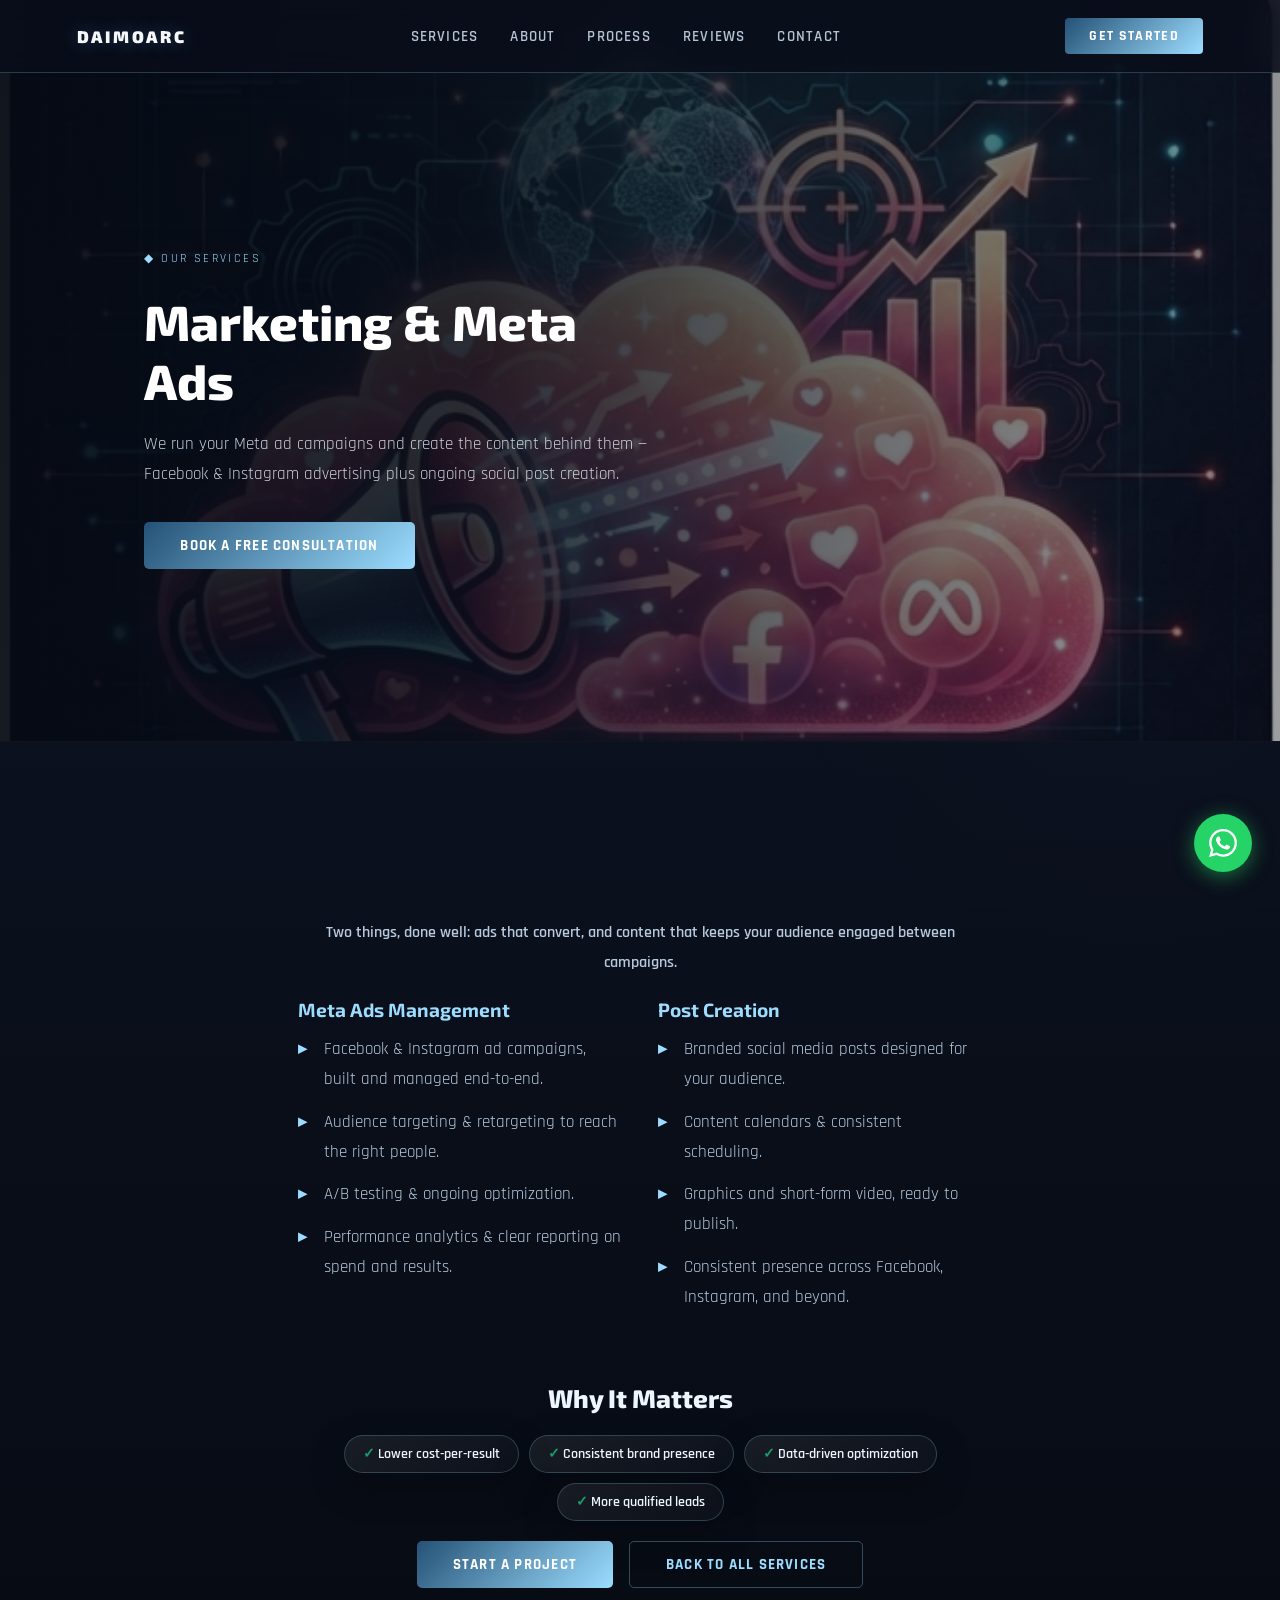
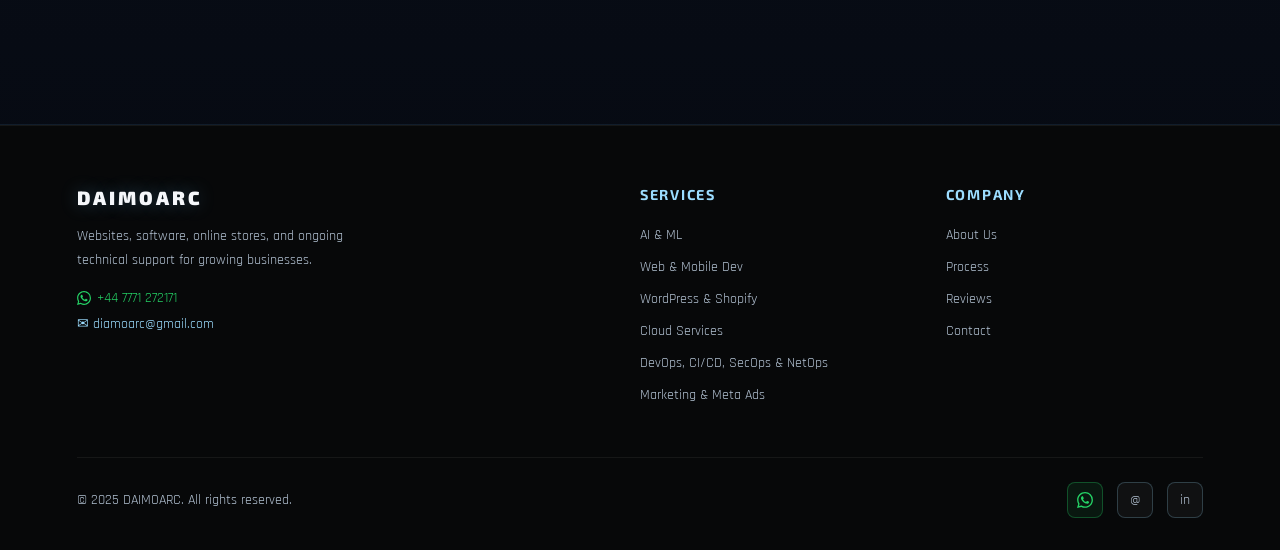
<file: meta-ads.html>
<!DOCTYPE html>
<html lang="en">
<head>
  <meta charset="UTF-8" />
  <meta name="viewport" content="width=device-width, initial-scale=1.0"/>
  <title>Marketing & Meta Ads | DAIMOARC</title>
  <link rel="preconnect" href="https://fonts.googleapis.com">
  <link href="https://fonts.googleapis.com/css2?family=Exo+2:wght@300;400;600;700;900&family=Rajdhani:wght@400;500;600;700&display=swap" rel="stylesheet">
  <link rel="stylesheet" href="styles.css">
</head>
<body>

<!-- ─── NAV ─── -->
<div class="mobile-menu" id="mobileMenu">
  <button class="mobile-menu-close" onclick="document.getElementById('mobileMenu').classList.remove('open')">&times;</button>
  <a href="services.html">Services</a>
  <a href="about.html">About</a>
  <a href="index.html#process">Process</a>
  <a href="reviews.html">Reviews</a>
  <a href="contact.html">Contact</a>
</div>

<nav>
  <a class="nav-logo" href="index.html">
    <img src="Logo.png" alt="DAIMOARC" style="height:48px;width:auto;object-fit:contain;" />
  </a>
  <ul class="nav-links">
    <li><a href="services.html">Services</a></li>
    <li><a href="about.html">About</a></li>
    <li><a href="index.html#process">Process</a></li>
    <li><a href="reviews.html">Reviews</a></li>
    <li><a href="contact.html">Contact</a></li>
  </ul>
  <a href="contact.html" class="nav-cta">Get Started</a>
  <button class="hamburger" onclick="document.getElementById('mobileMenu').classList.add('open')" aria-label="Menu">
    <span></span><span></span><span></span>
  </button>
</nav>

<!-- ─── SERVICE HERO ─── -->
<section class="svc-hero">
  <div class="svc-hero-bg" style="background-image:url('images/meta-ads-hero.png');"></div>
  <div class="svc-hero-overlay"></div>
  <div class="svc-hero-content">
    <span class="section-tag">&#9670; Our Services</span>
    <h1 class="svc-hero-title">Marketing &amp; Meta Ads</h1>
    <p class="svc-hero-sub">We run your Meta ad campaigns and create the content behind them — Facebook &amp; Instagram advertising plus ongoing social post creation.</p>
    <a href="contact.html" class="btn-primary">Book a Free Consultation</a>
  </div>
</section>

<!-- ─── ARTICLE ─── -->
<section id="services">
  <div class="article-wrap">
    <p class="article-lead reveal" style="text-align:center;">Two things, done well: ads that convert, and content that keeps your audience engaged between campaigns.</p>

    <div class="pros-cons-grid reveal">
      <div class="pros-cons-col">
        <h3>Meta Ads Management</h3>
        <ul>
          <li>Facebook &amp; Instagram ad campaigns, built and managed end-to-end.</li>
          <li>Audience targeting &amp; retargeting to reach the right people.</li>
          <li>A/B testing &amp; ongoing optimization.</li>
          <li>Performance analytics &amp; clear reporting on spend and results.</li>
        </ul>
      </div>
      <div class="pros-cons-col">
        <h3>Post Creation</h3>
        <ul>
          <li>Branded social media posts designed for your audience.</li>
          <li>Content calendars &amp; consistent scheduling.</li>
          <li>Graphics and short-form video, ready to publish.</li>
          <li>Consistent presence across Facebook, Instagram, and beyond.</li>
        </ul>
      </div>
    </div>

    <h2 class="reveal" style="text-align:center; border-top:none;">Why It Matters</h2>
    <div class="pill-row reveal">
      <span class="pill pill--check">Lower cost-per-result</span>
      <span class="pill pill--check">Consistent brand presence</span>
      <span class="pill pill--check">Data-driven optimization</span>
      <span class="pill pill--check">More qualified leads</span>
    </div>

    <div class="svc-detail-actions reveal">
      <a href="contact.html" class="btn-primary">Start a Project</a>
      <a href="services.html" class="btn-outline">Back to All Services</a>
    </div>
  </div>
</section>

<!-- ─── FOOTER ─── -->
<footer>
  <div class="footer-grid">
    <div class="footer-brand">
      <a class="nav-logo" href="index.html">
        <img src="Logo.png" alt="DAIMOARC" style="height:52px;width:auto;object-fit:contain;" />
      </a>
      <p>Websites, software, online stores, and ongoing technical support for growing businesses.</p>
      <div style="margin-top:16px;display:flex;flex-direction:column;gap:8px;">
        <a href="https://wa.me/447771272171" target="_blank" rel="noopener" style="color:#25d366;font-size:.88rem;text-decoration:none;display:flex;align-items:center;gap:6px;">
          <svg viewBox="0 0 24 24" fill="currentColor" width="14" height="14"><path d="M17.472 14.382c-.297-.149-1.758-.867-2.03-.967-.273-.099-.471-.148-.67.15-.197.297-.767.966-.94 1.164-.173.199-.347.223-.644.075-.297-.15-1.255-.463-2.39-1.475-.883-.788-1.48-1.761-1.653-2.059-.173-.297-.018-.458.13-.606.134-.133.298-.347.446-.52.149-.174.198-.298.298-.497.099-.198.05-.371-.025-.52-.075-.149-.669-1.612-.916-2.207-.242-.579-.487-.5-.669-.51-.173-.008-.371-.01-.57-.01-.198 0-.52.074-.792.372-.272.297-1.04 1.016-1.04 2.479 0 1.462 1.065 2.875 1.213 3.074.149.198 2.096 3.2 5.077 4.487.709.306 1.262.489 1.694.625.712.227 1.36.195 1.871.118.571-.085 1.758-.719 2.006-1.413.248-.694.248-1.289.173-1.413-.074-.124-.272-.198-.57-.347m-5.421 7.403h-.004a9.87 9.87 0 01-5.031-1.378l-.361-.214-3.741.982.998-3.648-.235-.374a9.86 9.86 0 01-1.51-5.26c.001-5.45 4.436-9.884 9.888-9.884 2.64 0 5.122 1.03 6.988 2.898a9.825 9.825 0 012.893 6.994c-.003 5.45-4.437 9.884-9.885 9.884m8.413-18.297A11.815 11.815 0 0012.05 0C5.495 0 .16 5.335.157 11.892c0 2.096.547 4.142 1.588 5.945L.057 24l6.305-1.654a11.882 11.882 0 005.683 1.448h.005c6.554 0 11.89-5.335 11.893-11.893a11.821 11.821 0 00-3.48-8.413z"/></svg>
          +44 7771 272171
        </a>
        <a href="mailto:diamoarc@gmail.com" style="color:var(--cyan);font-size:.88rem;text-decoration:none;">&#9993; diamoarc@gmail.com</a>
      </div>
    </div>
    <div class="footer-col">
      <h4>Services</h4>
      <ul>
        <li><a href="services.html">AI & ML</a></li>
        <li><a href="services.html">Web & Mobile Dev</a></li>
        <li><a href="services.html">WordPress &amp; Shopify</a></li>
        <li><a href="services.html">Cloud Services</a></li>
        <li><a href="services.html">DevOps, CI/CD, SecOps &amp; NetOps</a></li>
        <li><a href="services.html">Marketing &amp; Meta Ads</a></li>
      </ul>
    </div>
    <div class="footer-col">
      <h4>Company</h4>
      <ul>
        <li><a href="about.html">About Us</a></li>
        <li><a href="index.html#process">Process</a></li>
        <li><a href="reviews.html">Reviews</a></li>
        <li><a href="contact.html">Contact</a></li>
      </ul>
    </div>
  </div>

  <div class="footer-bottom">
    <p>© 2025 DAIMOARC. All rights reserved.</p>
    <div class="socials">
      <a href="https://wa.me/447771272171" target="_blank" rel="noopener" class="social-link" title="WhatsApp" style="background:rgba(37,211,102,0.08);border-color:rgba(37,211,102,0.3);color:#25d366;">
        <svg viewBox="0 0 24 24" fill="currentColor" width="16" height="16"><path d="M17.472 14.382c-.297-.149-1.758-.867-2.03-.967-.273-.099-.471-.148-.67.15-.197.297-.767.966-.94 1.164-.173.199-.347.223-.644.075-.297-.15-1.255-.463-2.39-1.475-.883-.788-1.48-1.761-1.653-2.059-.173-.297-.018-.458.13-.606.134-.133.298-.347.446-.52.149-.174.198-.298.298-.497.099-.198.05-.371-.025-.52-.075-.149-.669-1.612-.916-2.207-.242-.579-.487-.5-.669-.51-.173-.008-.371-.01-.57-.01-.198 0-.52.074-.792.372-.272.297-1.04 1.016-1.04 2.479 0 1.462 1.065 2.875 1.213 3.074.149.198 2.096 3.2 5.077 4.487.709.306 1.262.489 1.694.625.712.227 1.36.195 1.871.118.571-.085 1.758-.719 2.006-1.413.248-.694.248-1.289.173-1.413-.074-.124-.272-.198-.57-.347m-5.421 7.403h-.004a9.87 9.87 0 01-5.031-1.378l-.361-.214-3.741.982.998-3.648-.235-.374a9.86 9.86 0 01-1.51-5.26c.001-5.45 4.436-9.884 9.888-9.884 2.64 0 5.122 1.03 6.988 2.898a9.825 9.825 0 012.893 6.994c-.003 5.45-4.437 9.884-9.885 9.884m8.413-18.297A11.815 11.815 0 0012.05 0C5.495 0 .16 5.335.157 11.892c0 2.096.547 4.142 1.588 5.945L.057 24l6.305-1.654a11.882 11.882 0 005.683 1.448h.005c6.554 0 11.89-5.335 11.893-11.893a11.821 11.821 0 00-3.48-8.413z"/></svg>
      </a>
      <a href="mailto:      diamoarc@gmail.com" class="social-link" title="Email">@</a>
      <a href="#" class="social-link" title="LinkedIn">in</a>
    </div>
  </div>
</footer>

<script src="script.js"></script>
<!-- ─── FLOATING WHATSAPP ─── -->
<a href="https://wa.me/447771272171" target="_blank" rel="noopener" class="wa-float" aria-label="Chat on WhatsApp">
  <div class="wa-float-tooltip">Chat on WhatsApp</div>
  <svg viewBox="0 0 24 24" fill="currentColor" width="28" height="28" xmlns="http://www.w3.org/2000/svg">
    <path d="M17.472 14.382c-.297-.149-1.758-.867-2.03-.967-.273-.099-.471-.148-.67.15-.197.297-.767.966-.94 1.164-.173.199-.347.223-.644.075-.297-.15-1.255-.463-2.39-1.475-.883-.788-1.48-1.761-1.653-2.059-.173-.297-.018-.458.13-.606.134-.133.298-.347.446-.52.149-.174.198-.298.298-.497.099-.198.05-.371-.025-.52-.075-.149-.669-1.612-.916-2.207-.242-.579-.487-.5-.669-.51-.173-.008-.371-.01-.57-.01-.198 0-.52.074-.792.372-.272.297-1.04 1.016-1.04 2.479 0 1.462 1.065 2.875 1.213 3.074.149.198 2.096 3.2 5.077 4.487.709.306 1.262.489 1.694.625.712.227 1.36.195 1.871.118.571-.085 1.758-.719 2.006-1.413.248-.694.248-1.289.173-1.413-.074-.124-.272-.198-.57-.347m-5.421 7.403h-.004a9.87 9.87 0 01-5.031-1.378l-.361-.214-3.741.982.998-3.648-.235-.374a9.86 9.86 0 01-1.51-5.26c.001-5.45 4.436-9.884 9.888-9.884 2.64 0 5.122 1.03 6.988 2.898a9.825 9.825 0 012.893 6.994c-.003 5.45-4.437 9.884-9.885 9.884m8.413-18.297A11.815 11.815 0 0012.05 0C5.495 0 .16 5.335.157 11.892c0 2.096.547 4.142 1.588 5.945L.057 24l6.305-1.654a11.882 11.882 0 005.683 1.448h.005c6.554 0 11.89-5.335 11.893-11.893a11.821 11.821 0 00-3.48-8.413z"/>
  </svg>
</a>

</body>
</html>
</file>
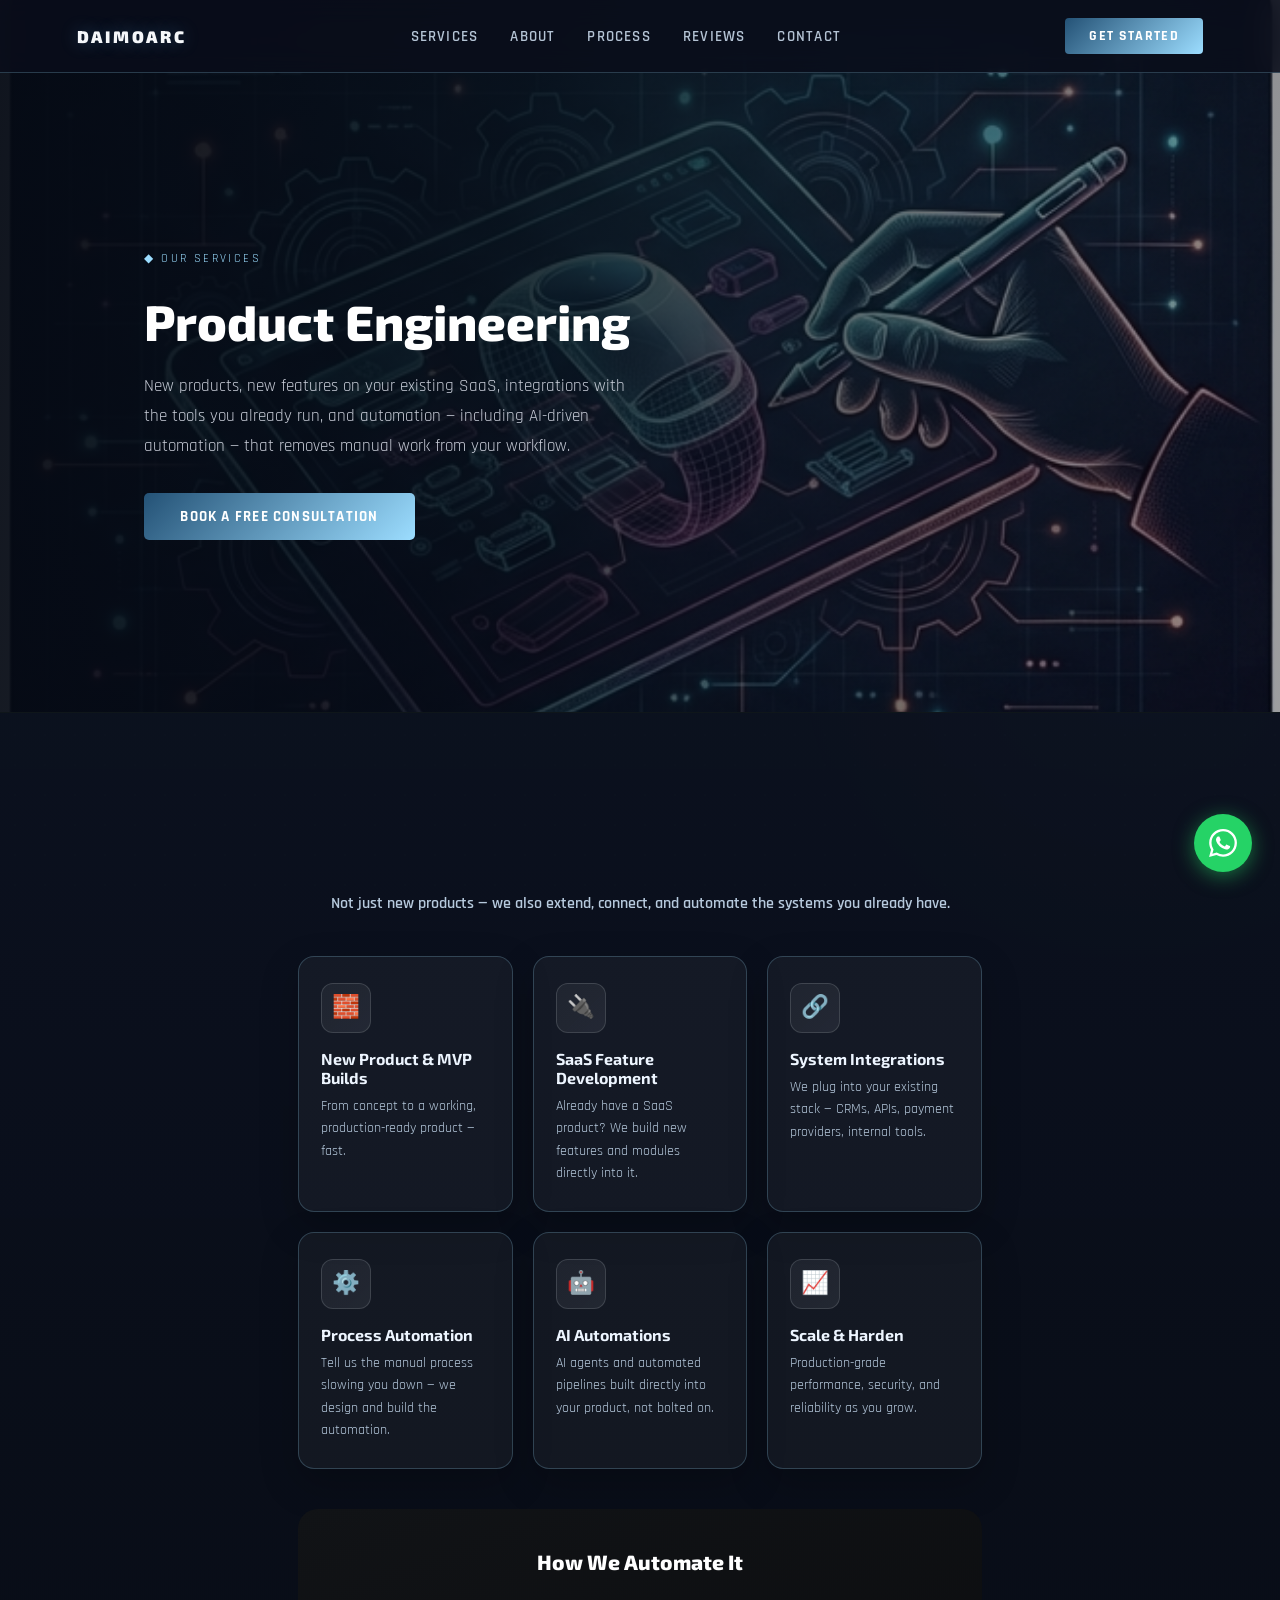
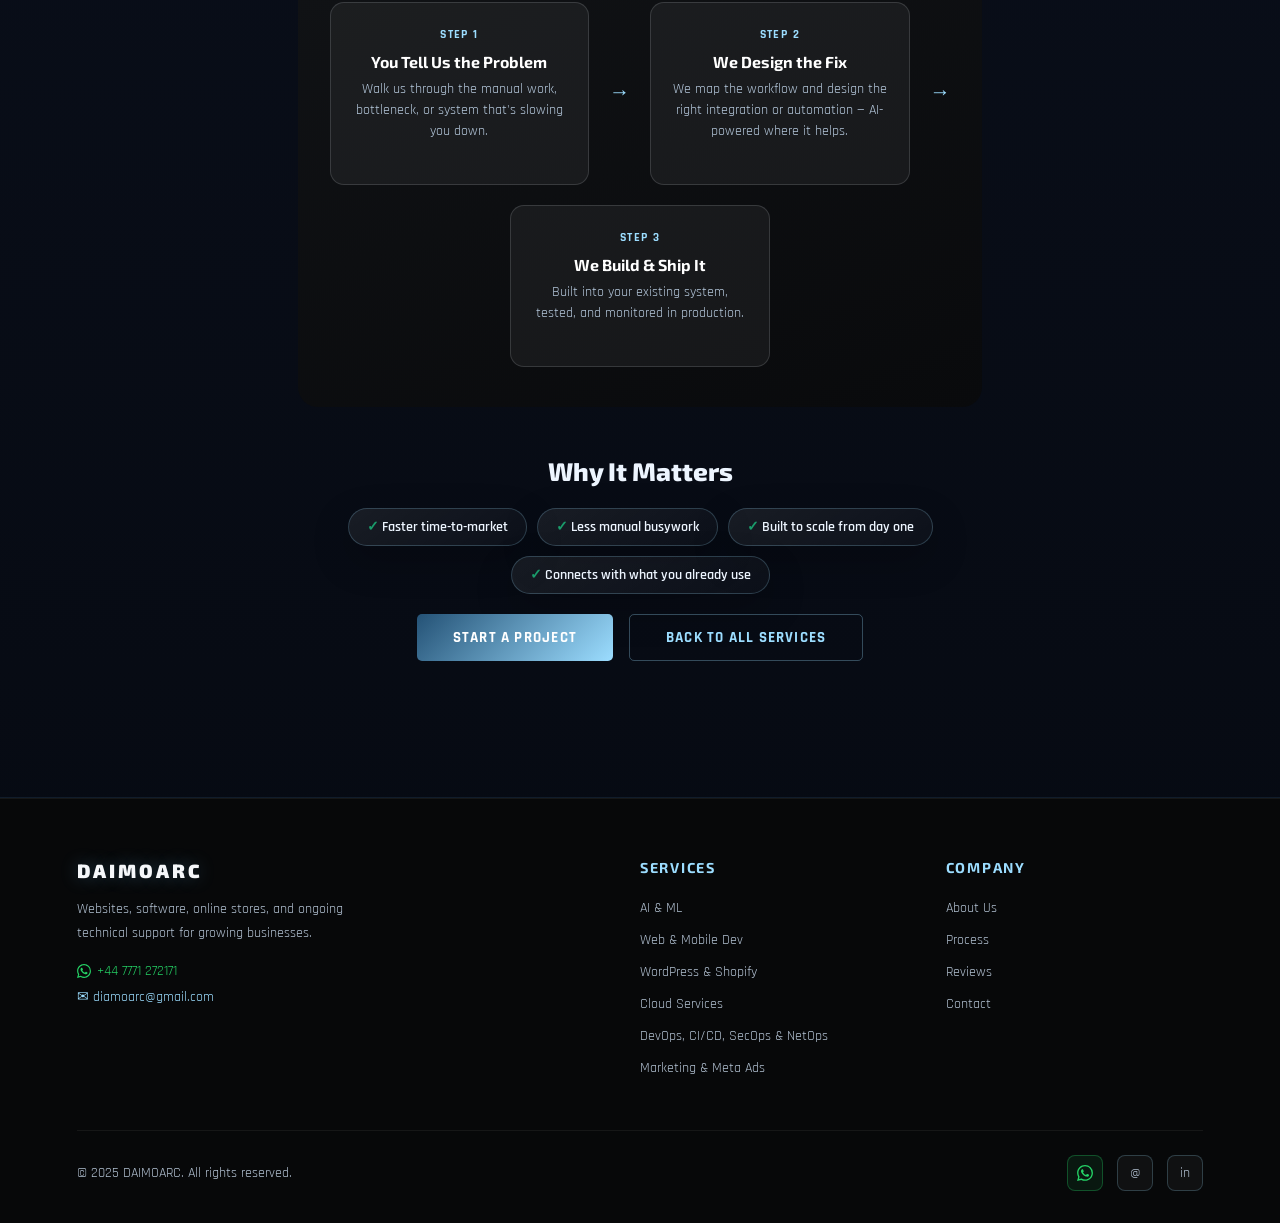
<file: product-engineering.html>
<!DOCTYPE html>
<html lang="en">
<head>
  <meta charset="UTF-8" />
  <meta name="viewport" content="width=device-width, initial-scale=1.0"/>
  <title>Product Engineering | DAIMOARC</title>
  <link rel="preconnect" href="https://fonts.googleapis.com">
  <link href="https://fonts.googleapis.com/css2?family=Exo+2:wght@300;400;600;700;900&family=Rajdhani:wght@400;500;600;700&display=swap" rel="stylesheet">
  <link rel="stylesheet" href="styles.css">
</head>
<body>

<!-- ─── NAV ─── -->
<div class="mobile-menu" id="mobileMenu">
  <button class="mobile-menu-close" onclick="document.getElementById('mobileMenu').classList.remove('open')">&times;</button>
  <a href="services.html">Services</a>
  <a href="about.html">About</a>
  <a href="index.html#process">Process</a>
  <a href="reviews.html">Reviews</a>
  <a href="contact.html">Contact</a>
</div>

<nav>
  <a class="nav-logo" href="index.html">
    <img src="Logo.png" alt="DAIMOARC" style="height:48px;width:auto;object-fit:contain;" />
  </a>
  <ul class="nav-links">
    <li><a href="services.html">Services</a></li>
    <li><a href="about.html">About</a></li>
    <li><a href="index.html#process">Process</a></li>
    <li><a href="reviews.html">Reviews</a></li>
    <li><a href="contact.html">Contact</a></li>
  </ul>
  <a href="contact.html" class="nav-cta">Get Started</a>
  <button class="hamburger" onclick="document.getElementById('mobileMenu').classList.add('open')" aria-label="Menu">
    <span></span><span></span><span></span>
  </button>
</nav>

<!-- ─── SERVICE HERO ─── -->
<section class="svc-hero">
  <div class="svc-hero-bg" style="background-image:url('images/product-engineering-hero.png');"></div>
  <div class="svc-hero-overlay"></div>
  <div class="svc-hero-content">
    <span class="section-tag">&#9670; Our Services</span>
    <h1 class="svc-hero-title">Product Engineering</h1>
    <p class="svc-hero-sub">New products, new features on your existing SaaS, integrations with the tools you already run, and automation — including AI-driven automation — that removes manual work from your workflow.</p>
    <a href="contact.html" class="btn-primary">Book a Free Consultation</a>
  </div>
</section>

<!-- ─── ARTICLE ─── -->
<section id="services">
  <div class="article-wrap">
    <p class="article-lead reveal" style="text-align:center;">Not just new products — we also extend, connect, and automate the systems you already have.</p>

    <div class="capability-grid reveal">
      <div class="capability-card">
        <div class="capability-icon">🧱</div>
        <div class="capability-title">New Product &amp; MVP Builds</div>
        <div class="capability-desc">From concept to a working, production-ready product — fast.</div>
      </div>
      <div class="capability-card">
        <div class="capability-icon">🔌</div>
        <div class="capability-title">SaaS Feature Development</div>
        <div class="capability-desc">Already have a SaaS product? We build new features and modules directly into it.</div>
      </div>
      <div class="capability-card">
        <div class="capability-icon">🔗</div>
        <div class="capability-title">System Integrations</div>
        <div class="capability-desc">We plug into your existing stack — CRMs, APIs, payment providers, internal tools.</div>
      </div>
      <div class="capability-card">
        <div class="capability-icon">⚙️</div>
        <div class="capability-title">Process Automation</div>
        <div class="capability-desc">Tell us the manual process slowing you down — we design and build the automation.</div>
      </div>
      <div class="capability-card">
        <div class="capability-icon">🤖</div>
        <div class="capability-title">AI Automations</div>
        <div class="capability-desc">AI agents and automated pipelines built directly into your product, not bolted on.</div>
      </div>
      <div class="capability-card">
        <div class="capability-icon">📈</div>
        <div class="capability-title">Scale &amp; Harden</div>
        <div class="capability-desc">Production-grade performance, security, and reliability as you grow.</div>
      </div>
    </div>

    <div class="mini-flow-wrap reveal">
      <div class="mini-flow-heading">How We Automate It</div>
      <div class="mini-flow">
        <div class="mini-flow-card">
          <div class="mini-flow-label">Step 1</div>
          <h4>You Tell Us the Problem</h4>
          <p>Walk us through the manual work, bottleneck, or system that's slowing you down.</p>
        </div>
        <div class="mini-flow-arrow">&#8594;</div>
        <div class="mini-flow-card">
          <div class="mini-flow-label">Step 2</div>
          <h4>We Design the Fix</h4>
          <p>We map the workflow and design the right integration or automation — AI-powered where it helps.</p>
        </div>
        <div class="mini-flow-arrow">&#8594;</div>
        <div class="mini-flow-card">
          <div class="mini-flow-label">Step 3</div>
          <h4>We Build &amp; Ship It</h4>
          <p>Built into your existing system, tested, and monitored in production.</p>
        </div>
      </div>
    </div>

    <h2 class="reveal" style="text-align:center; border-top:none;">Why It Matters</h2>
    <div class="pill-row reveal">
      <span class="pill pill--check">Faster time-to-market</span>
      <span class="pill pill--check">Less manual busywork</span>
      <span class="pill pill--check">Built to scale from day one</span>
      <span class="pill pill--check">Connects with what you already use</span>
    </div>

    <div class="svc-detail-actions reveal">
      <a href="contact.html" class="btn-primary">Start a Project</a>
      <a href="services.html" class="btn-outline">Back to All Services</a>
    </div>
  </div>
</section>

<!-- ─── FOOTER ─── -->
<footer>
  <div class="footer-grid">
    <div class="footer-brand">
      <a class="nav-logo" href="index.html">
        <img src="Logo.png" alt="DAIMOARC" style="height:52px;width:auto;object-fit:contain;" />
      </a>
      <p>Websites, software, online stores, and ongoing technical support for growing businesses.</p>
      <div style="margin-top:16px;display:flex;flex-direction:column;gap:8px;">
        <a href="https://wa.me/447771272171" target="_blank" rel="noopener" style="color:#25d366;font-size:.88rem;text-decoration:none;display:flex;align-items:center;gap:6px;">
          <svg viewBox="0 0 24 24" fill="currentColor" width="14" height="14"><path d="M17.472 14.382c-.297-.149-1.758-.867-2.03-.967-.273-.099-.471-.148-.67.15-.197.297-.767.966-.94 1.164-.173.199-.347.223-.644.075-.297-.15-1.255-.463-2.39-1.475-.883-.788-1.48-1.761-1.653-2.059-.173-.297-.018-.458.13-.606.134-.133.298-.347.446-.52.149-.174.198-.298.298-.497.099-.198.05-.371-.025-.52-.075-.149-.669-1.612-.916-2.207-.242-.579-.487-.5-.669-.51-.173-.008-.371-.01-.57-.01-.198 0-.52.074-.792.372-.272.297-1.04 1.016-1.04 2.479 0 1.462 1.065 2.875 1.213 3.074.149.198 2.096 3.2 5.077 4.487.709.306 1.262.489 1.694.625.712.227 1.36.195 1.871.118.571-.085 1.758-.719 2.006-1.413.248-.694.248-1.289.173-1.413-.074-.124-.272-.198-.57-.347m-5.421 7.403h-.004a9.87 9.87 0 01-5.031-1.378l-.361-.214-3.741.982.998-3.648-.235-.374a9.86 9.86 0 01-1.51-5.26c.001-5.45 4.436-9.884 9.888-9.884 2.64 0 5.122 1.03 6.988 2.898a9.825 9.825 0 012.893 6.994c-.003 5.45-4.437 9.884-9.885 9.884m8.413-18.297A11.815 11.815 0 0012.05 0C5.495 0 .16 5.335.157 11.892c0 2.096.547 4.142 1.588 5.945L.057 24l6.305-1.654a11.882 11.882 0 005.683 1.448h.005c6.554 0 11.89-5.335 11.893-11.893a11.821 11.821 0 00-3.48-8.413z"/></svg>
          +44 7771 272171
        </a>
        <a href="mailto:diamoarc@gmail.com" style="color:var(--cyan);font-size:.88rem;text-decoration:none;">&#9993; diamoarc@gmail.com</a>
      </div>
    </div>
    <div class="footer-col">
      <h4>Services</h4>
      <ul>
        <li><a href="services.html">AI & ML</a></li>
        <li><a href="services.html">Web & Mobile Dev</a></li>
        <li><a href="services.html">WordPress &amp; Shopify</a></li>
        <li><a href="services.html">Cloud Services</a></li>
        <li><a href="services.html">DevOps, CI/CD, SecOps &amp; NetOps</a></li>
        <li><a href="services.html">Marketing &amp; Meta Ads</a></li>
      </ul>
    </div>
    <div class="footer-col">
      <h4>Company</h4>
      <ul>
        <li><a href="about.html">About Us</a></li>
        <li><a href="index.html#process">Process</a></li>
        <li><a href="reviews.html">Reviews</a></li>
        <li><a href="contact.html">Contact</a></li>
      </ul>
    </div>
  </div>

  <div class="footer-bottom">
    <p>© 2025 DAIMOARC. All rights reserved.</p>
    <div class="socials">
      <a href="https://wa.me/447771272171" target="_blank" rel="noopener" class="social-link" title="WhatsApp" style="background:rgba(37,211,102,0.08);border-color:rgba(37,211,102,0.3);color:#25d366;">
        <svg viewBox="0 0 24 24" fill="currentColor" width="16" height="16"><path d="M17.472 14.382c-.297-.149-1.758-.867-2.03-.967-.273-.099-.471-.148-.67.15-.197.297-.767.966-.94 1.164-.173.199-.347.223-.644.075-.297-.15-1.255-.463-2.39-1.475-.883-.788-1.48-1.761-1.653-2.059-.173-.297-.018-.458.13-.606.134-.133.298-.347.446-.52.149-.174.198-.298.298-.497.099-.198.05-.371-.025-.52-.075-.149-.669-1.612-.916-2.207-.242-.579-.487-.5-.669-.51-.173-.008-.371-.01-.57-.01-.198 0-.52.074-.792.372-.272.297-1.04 1.016-1.04 2.479 0 1.462 1.065 2.875 1.213 3.074.149.198 2.096 3.2 5.077 4.487.709.306 1.262.489 1.694.625.712.227 1.36.195 1.871.118.571-.085 1.758-.719 2.006-1.413.248-.694.248-1.289.173-1.413-.074-.124-.272-.198-.57-.347m-5.421 7.403h-.004a9.87 9.87 0 01-5.031-1.378l-.361-.214-3.741.982.998-3.648-.235-.374a9.86 9.86 0 01-1.51-5.26c.001-5.45 4.436-9.884 9.888-9.884 2.64 0 5.122 1.03 6.988 2.898a9.825 9.825 0 012.893 6.994c-.003 5.45-4.437 9.884-9.885 9.884m8.413-18.297A11.815 11.815 0 0012.05 0C5.495 0 .16 5.335.157 11.892c0 2.096.547 4.142 1.588 5.945L.057 24l6.305-1.654a11.882 11.882 0 005.683 1.448h.005c6.554 0 11.89-5.335 11.893-11.893a11.821 11.821 0 00-3.48-8.413z"/></svg>
      </a>
      <a href="mailto:      diamoarc@gmail.com" class="social-link" title="Email">@</a>
      <a href="#" class="social-link" title="LinkedIn">in</a>
    </div>
  </div>
</footer>

<script src="script.js"></script>
<!-- ─── FLOATING WHATSAPP ─── -->
<a href="https://wa.me/447771272171" target="_blank" rel="noopener" class="wa-float" aria-label="Chat on WhatsApp">
  <div class="wa-float-tooltip">Chat on WhatsApp</div>
  <svg viewBox="0 0 24 24" fill="currentColor" width="28" height="28" xmlns="http://www.w3.org/2000/svg">
    <path d="M17.472 14.382c-.297-.149-1.758-.867-2.03-.967-.273-.099-.471-.148-.67.15-.197.297-.767.966-.94 1.164-.173.199-.347.223-.644.075-.297-.15-1.255-.463-2.39-1.475-.883-.788-1.48-1.761-1.653-2.059-.173-.297-.018-.458.13-.606.134-.133.298-.347.446-.52.149-.174.198-.298.298-.497.099-.198.05-.371-.025-.52-.075-.149-.669-1.612-.916-2.207-.242-.579-.487-.5-.669-.51-.173-.008-.371-.01-.57-.01-.198 0-.52.074-.792.372-.272.297-1.04 1.016-1.04 2.479 0 1.462 1.065 2.875 1.213 3.074.149.198 2.096 3.2 5.077 4.487.709.306 1.262.489 1.694.625.712.227 1.36.195 1.871.118.571-.085 1.758-.719 2.006-1.413.248-.694.248-1.289.173-1.413-.074-.124-.272-.198-.57-.347m-5.421 7.403h-.004a9.87 9.87 0 01-5.031-1.378l-.361-.214-3.741.982.998-3.648-.235-.374a9.86 9.86 0 01-1.51-5.26c.001-5.45 4.436-9.884 9.888-9.884 2.64 0 5.122 1.03 6.988 2.898a9.825 9.825 0 012.893 6.994c-.003 5.45-4.437 9.884-9.885 9.884m8.413-18.297A11.815 11.815 0 0012.05 0C5.495 0 .16 5.335.157 11.892c0 2.096.547 4.142 1.588 5.945L.057 24l6.305-1.654a11.882 11.882 0 005.683 1.448h.005c6.554 0 11.89-5.335 11.893-11.893a11.821 11.821 0 00-3.48-8.413z"/>
  </svg>
</a>

</body>
</html>
</file>
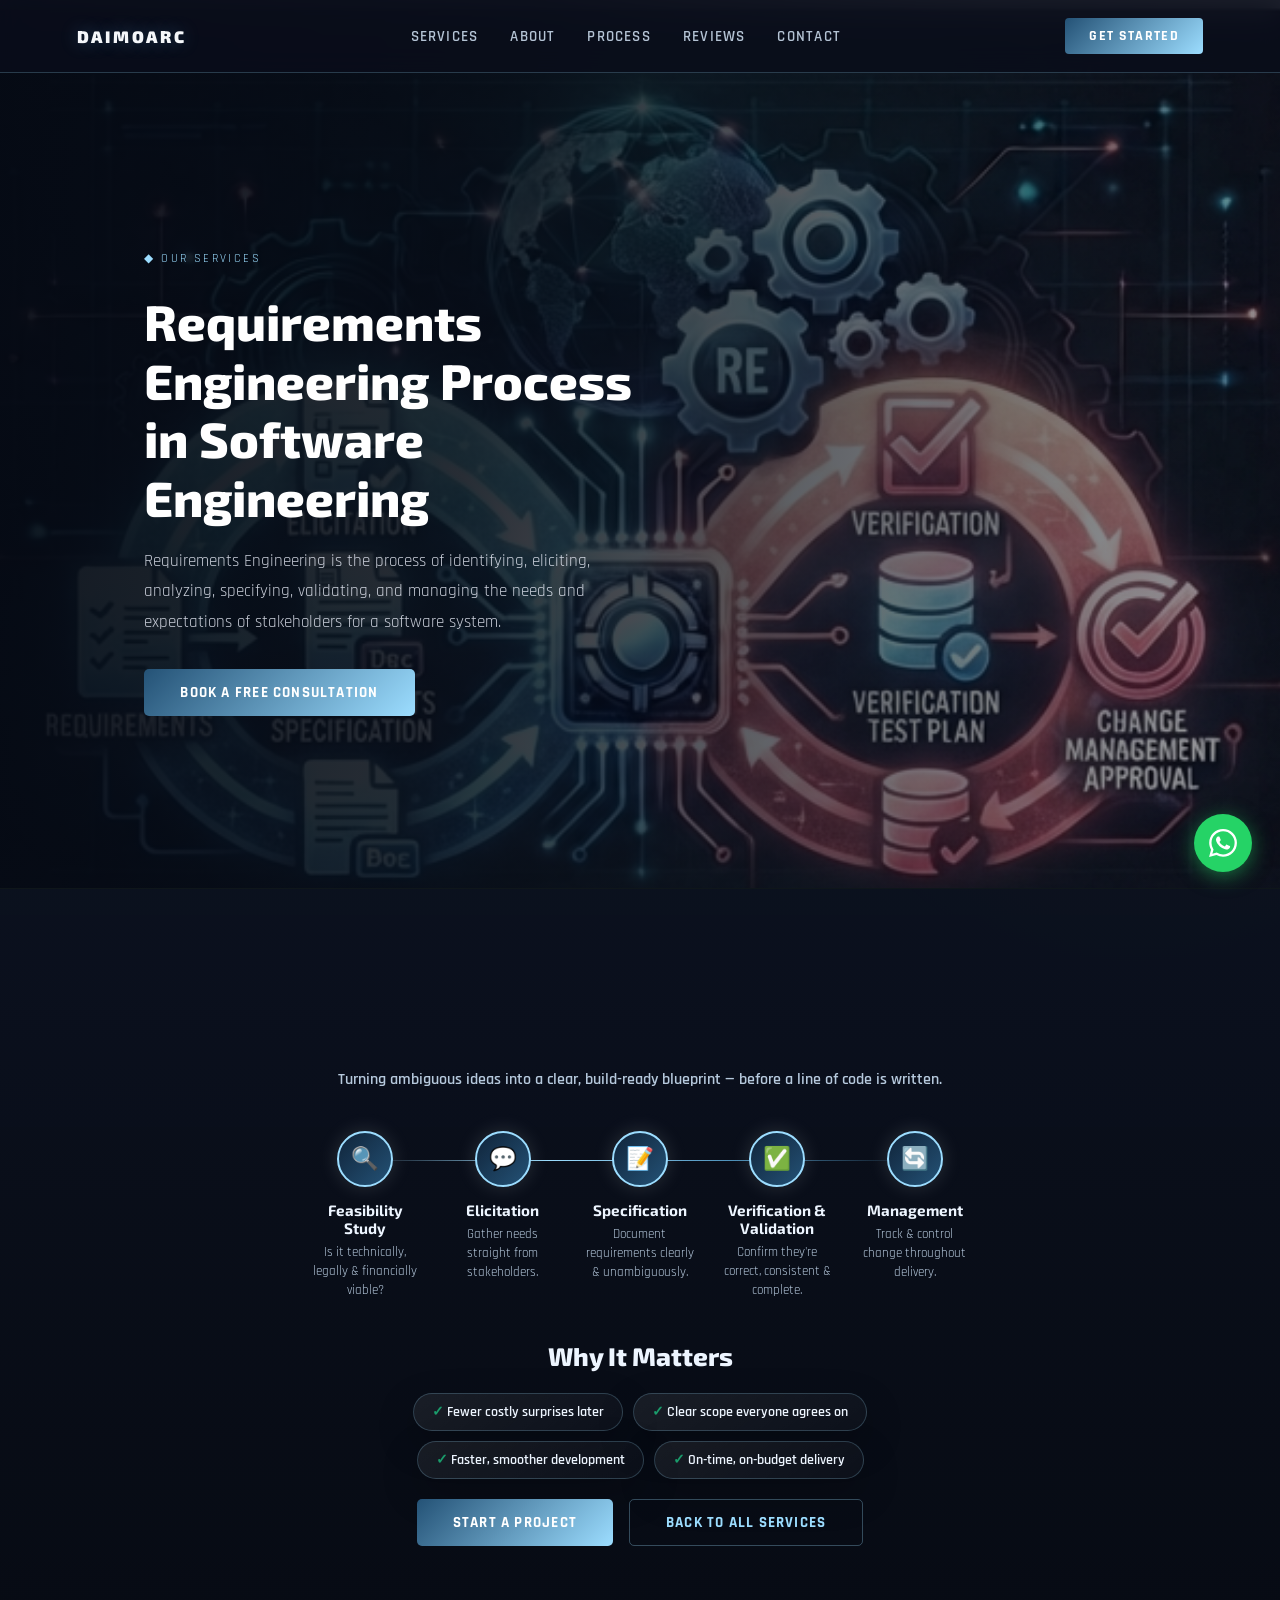
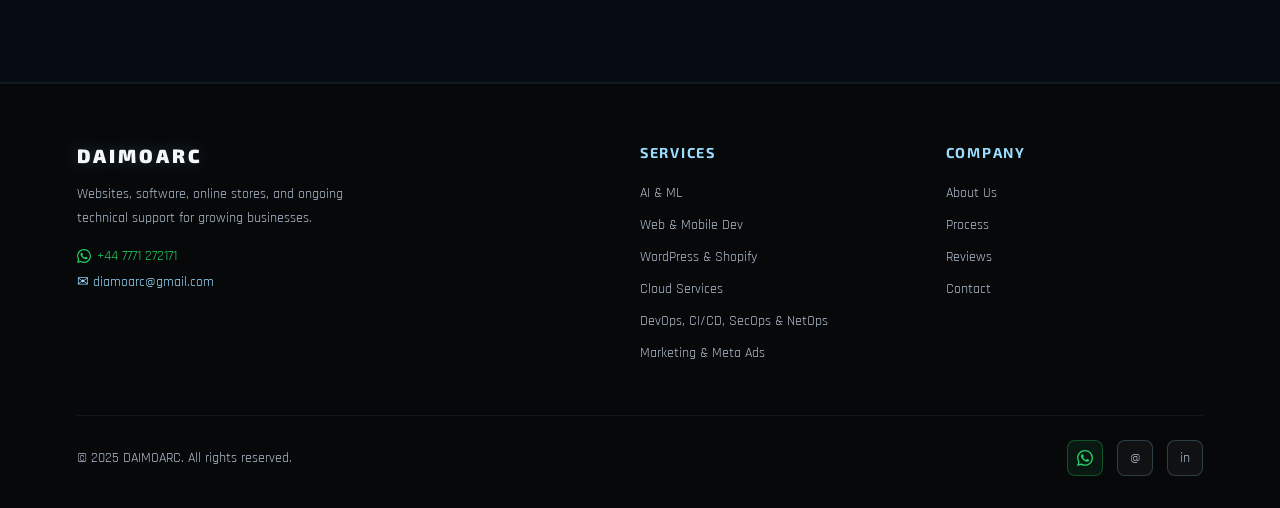
<file: requirement-engineering.html>
<!DOCTYPE html>
<html lang="en">
<head>
  <meta charset="UTF-8" />
  <meta name="viewport" content="width=device-width, initial-scale=1.0"/>
  <title>Requirement Engineering | DAIMOARC</title>
  <link rel="preconnect" href="https://fonts.googleapis.com">
  <link href="https://fonts.googleapis.com/css2?family=Exo+2:wght@300;400;600;700;900&family=Rajdhani:wght@400;500;600;700&display=swap" rel="stylesheet">
  <link rel="stylesheet" href="styles.css">
</head>
<body>

<!-- ─── NAV ─── -->
<div class="mobile-menu" id="mobileMenu">
  <button class="mobile-menu-close" onclick="document.getElementById('mobileMenu').classList.remove('open')">&times;</button>
  <a href="services.html">Services</a>
  <a href="about.html">About</a>
  <a href="index.html#process">Process</a>
  <a href="reviews.html">Reviews</a>
  <a href="contact.html">Contact</a>
</div>

<nav>
  <a class="nav-logo" href="index.html">
    <img src="Logo.png" alt="DAIMOARC" style="height:48px;width:auto;object-fit:contain;" />
  </a>
  <ul class="nav-links">
    <li><a href="services.html">Services</a></li>
    <li><a href="about.html">About</a></li>
    <li><a href="index.html#process">Process</a></li>
    <li><a href="reviews.html">Reviews</a></li>
    <li><a href="contact.html">Contact</a></li>
  </ul>
  <a href="contact.html" class="nav-cta">Get Started</a>
  <button class="hamburger" onclick="document.getElementById('mobileMenu').classList.add('open')" aria-label="Menu">
    <span></span><span></span><span></span>
  </button>
</nav>

<!-- ─── SERVICE HERO ─── -->
<section class="svc-hero">
  <div class="svc-hero-bg" style="background-image:url('images/requirement-engineering-hero.png');"></div>
  <div class="svc-hero-overlay"></div>
  <div class="svc-hero-content">
    <span class="section-tag">&#9670; Our Services</span>
    <h1 class="svc-hero-title">Requirements Engineering Process<br>in Software Engineering</h1>
    <p class="svc-hero-sub">Requirements Engineering is the process of identifying, eliciting, analyzing, specifying, validating, and managing the needs and expectations of stakeholders for a software system.</p>
    <a href="contact.html" class="btn-primary">Book a Free Consultation</a>
  </div>
</section>

<!-- ─── ARTICLE ─── -->
<section id="services">
  <div class="article-wrap">
    <p class="article-lead reveal" style="text-align:center;">Turning ambiguous ideas into a clear, build-ready blueprint — before a line of code is written.</p>

    <div class="diagram-steps reveal" aria-label="The 5-stage requirements engineering process">
      <div class="diagram-flow-pulse"></div>
      <div class="diagram-step">
        <div class="diagram-step-num">🔍</div>
        <div class="diagram-step-title">Feasibility Study</div>
        <div class="diagram-step-desc">Is it technically, legally & financially viable?</div>
      </div>
      <div class="diagram-step">
        <div class="diagram-step-num">💬</div>
        <div class="diagram-step-title">Elicitation</div>
        <div class="diagram-step-desc">Gather needs straight from stakeholders.</div>
      </div>
      <div class="diagram-step">
        <div class="diagram-step-num">📝</div>
        <div class="diagram-step-title">Specification</div>
        <div class="diagram-step-desc">Document requirements clearly & unambiguously.</div>
      </div>
      <div class="diagram-step">
        <div class="diagram-step-num">✅</div>
        <div class="diagram-step-title">Verification &amp; Validation</div>
        <div class="diagram-step-desc">Confirm they're correct, consistent & complete.</div>
      </div>
      <div class="diagram-step">
        <div class="diagram-step-num">🔄</div>
        <div class="diagram-step-title">Management</div>
        <div class="diagram-step-desc">Track & control change throughout delivery.</div>
      </div>
    </div>

    <h2 class="reveal" style="text-align:center; border-top:none;">Why It Matters</h2>
    <div class="pill-row reveal">
      <span class="pill pill--check">Fewer costly surprises later</span>
      <span class="pill pill--check">Clear scope everyone agrees on</span>
      <span class="pill pill--check">Faster, smoother development</span>
      <span class="pill pill--check">On-time, on-budget delivery</span>
    </div>

    <div class="svc-detail-actions reveal">
      <a href="contact.html" class="btn-primary">Start a Project</a>
      <a href="services.html" class="btn-outline">Back to All Services</a>
    </div>
  </div>
</section>

<!-- ─── FOOTER ─── -->
<footer>
  <div class="footer-grid">
    <div class="footer-brand">
      <a class="nav-logo" href="index.html">
        <img src="Logo.png" alt="DAIMOARC" style="height:52px;width:auto;object-fit:contain;" />
      </a>
      <p>Websites, software, online stores, and ongoing technical support for growing businesses.</p>
      <div style="margin-top:16px;display:flex;flex-direction:column;gap:8px;">
        <a href="https://wa.me/447771272171" target="_blank" rel="noopener" style="color:#25d366;font-size:.88rem;text-decoration:none;display:flex;align-items:center;gap:6px;">
          <svg viewBox="0 0 24 24" fill="currentColor" width="14" height="14"><path d="M17.472 14.382c-.297-.149-1.758-.867-2.03-.967-.273-.099-.471-.148-.67.15-.197.297-.767.966-.94 1.164-.173.199-.347.223-.644.075-.297-.15-1.255-.463-2.39-1.475-.883-.788-1.48-1.761-1.653-2.059-.173-.297-.018-.458.13-.606.134-.133.298-.347.446-.52.149-.174.198-.298.298-.497.099-.198.05-.371-.025-.52-.075-.149-.669-1.612-.916-2.207-.242-.579-.487-.5-.669-.51-.173-.008-.371-.01-.57-.01-.198 0-.52.074-.792.372-.272.297-1.04 1.016-1.04 2.479 0 1.462 1.065 2.875 1.213 3.074.149.198 2.096 3.2 5.077 4.487.709.306 1.262.489 1.694.625.712.227 1.36.195 1.871.118.571-.085 1.758-.719 2.006-1.413.248-.694.248-1.289.173-1.413-.074-.124-.272-.198-.57-.347m-5.421 7.403h-.004a9.87 9.87 0 01-5.031-1.378l-.361-.214-3.741.982.998-3.648-.235-.374a9.86 9.86 0 01-1.51-5.26c.001-5.45 4.436-9.884 9.888-9.884 2.64 0 5.122 1.03 6.988 2.898a9.825 9.825 0 012.893 6.994c-.003 5.45-4.437 9.884-9.885 9.884m8.413-18.297A11.815 11.815 0 0012.05 0C5.495 0 .16 5.335.157 11.892c0 2.096.547 4.142 1.588 5.945L.057 24l6.305-1.654a11.882 11.882 0 005.683 1.448h.005c6.554 0 11.89-5.335 11.893-11.893a11.821 11.821 0 00-3.48-8.413z"/></svg>
          +44 7771 272171
        </a>
        <a href="mailto:diamoarc@gmail.com" style="color:var(--cyan);font-size:.88rem;text-decoration:none;">&#9993; diamoarc@gmail.com</a>
      </div>
    </div>
    <div class="footer-col">
      <h4>Services</h4>
      <ul>
        <li><a href="services.html">AI & ML</a></li>
        <li><a href="services.html">Web & Mobile Dev</a></li>
        <li><a href="services.html">WordPress &amp; Shopify</a></li>
        <li><a href="services.html">Cloud Services</a></li>
        <li><a href="services.html">DevOps, CI/CD, SecOps &amp; NetOps</a></li>
        <li><a href="services.html">Marketing &amp; Meta Ads</a></li>
      </ul>
    </div>
    <div class="footer-col">
      <h4>Company</h4>
      <ul>
        <li><a href="about.html">About Us</a></li>
        <li><a href="index.html#process">Process</a></li>
        <li><a href="reviews.html">Reviews</a></li>
        <li><a href="contact.html">Contact</a></li>
      </ul>
    </div>
  </div>

  <div class="footer-bottom">
    <p>© 2025 DAIMOARC. All rights reserved.</p>
    <div class="socials">
      <a href="https://wa.me/447771272171" target="_blank" rel="noopener" class="social-link" title="WhatsApp" style="background:rgba(37,211,102,0.08);border-color:rgba(37,211,102,0.3);color:#25d366;">
        <svg viewBox="0 0 24 24" fill="currentColor" width="16" height="16"><path d="M17.472 14.382c-.297-.149-1.758-.867-2.03-.967-.273-.099-.471-.148-.67.15-.197.297-.767.966-.94 1.164-.173.199-.347.223-.644.075-.297-.15-1.255-.463-2.39-1.475-.883-.788-1.48-1.761-1.653-2.059-.173-.297-.018-.458.13-.606.134-.133.298-.347.446-.52.149-.174.198-.298.298-.497.099-.198.05-.371-.025-.52-.075-.149-.669-1.612-.916-2.207-.242-.579-.487-.5-.669-.51-.173-.008-.371-.01-.57-.01-.198 0-.52.074-.792.372-.272.297-1.04 1.016-1.04 2.479 0 1.462 1.065 2.875 1.213 3.074.149.198 2.096 3.2 5.077 4.487.709.306 1.262.489 1.694.625.712.227 1.36.195 1.871.118.571-.085 1.758-.719 2.006-1.413.248-.694.248-1.289.173-1.413-.074-.124-.272-.198-.57-.347m-5.421 7.403h-.004a9.87 9.87 0 01-5.031-1.378l-.361-.214-3.741.982.998-3.648-.235-.374a9.86 9.86 0 01-1.51-5.26c.001-5.45 4.436-9.884 9.888-9.884 2.64 0 5.122 1.03 6.988 2.898a9.825 9.825 0 012.893 6.994c-.003 5.45-4.437 9.884-9.885 9.884m8.413-18.297A11.815 11.815 0 0012.05 0C5.495 0 .16 5.335.157 11.892c0 2.096.547 4.142 1.588 5.945L.057 24l6.305-1.654a11.882 11.882 0 005.683 1.448h.005c6.554 0 11.89-5.335 11.893-11.893a11.821 11.821 0 00-3.48-8.413z"/></svg>
      </a>
      <a href="mailto:      diamoarc@gmail.com" class="social-link" title="Email">@</a>
      <a href="#" class="social-link" title="LinkedIn">in</a>
    </div>
  </div>
</footer>

<script src="script.js"></script>
<!-- ─── FLOATING WHATSAPP ─── -->
<a href="https://wa.me/447771272171" target="_blank" rel="noopener" class="wa-float" aria-label="Chat on WhatsApp">
  <div class="wa-float-tooltip">Chat on WhatsApp</div>
  <svg viewBox="0 0 24 24" fill="currentColor" width="28" height="28" xmlns="http://www.w3.org/2000/svg">
    <path d="M17.472 14.382c-.297-.149-1.758-.867-2.03-.967-.273-.099-.471-.148-.67.15-.197.297-.767.966-.94 1.164-.173.199-.347.223-.644.075-.297-.15-1.255-.463-2.39-1.475-.883-.788-1.48-1.761-1.653-2.059-.173-.297-.018-.458.13-.606.134-.133.298-.347.446-.52.149-.174.198-.298.298-.497.099-.198.05-.371-.025-.52-.075-.149-.669-1.612-.916-2.207-.242-.579-.487-.5-.669-.51-.173-.008-.371-.01-.57-.01-.198 0-.52.074-.792.372-.272.297-1.04 1.016-1.04 2.479 0 1.462 1.065 2.875 1.213 3.074.149.198 2.096 3.2 5.077 4.487.709.306 1.262.489 1.694.625.712.227 1.36.195 1.871.118.571-.085 1.758-.719 2.006-1.413.248-.694.248-1.289.173-1.413-.074-.124-.272-.198-.57-.347m-5.421 7.403h-.004a9.87 9.87 0 01-5.031-1.378l-.361-.214-3.741.982.998-3.648-.235-.374a9.86 9.86 0 01-1.51-5.26c.001-5.45 4.436-9.884 9.888-9.884 2.64 0 5.122 1.03 6.988 2.898a9.825 9.825 0 012.893 6.994c-.003 5.45-4.437 9.884-9.885 9.884m8.413-18.297A11.815 11.815 0 0012.05 0C5.495 0 .16 5.335.157 11.892c0 2.096.547 4.142 1.588 5.945L.057 24l6.305-1.654a11.882 11.882 0 005.683 1.448h.005c6.554 0 11.89-5.335 11.893-11.893a11.821 11.821 0 00-3.48-8.413z"/>
  </svg>
</a>

</body>
</html>
</file>
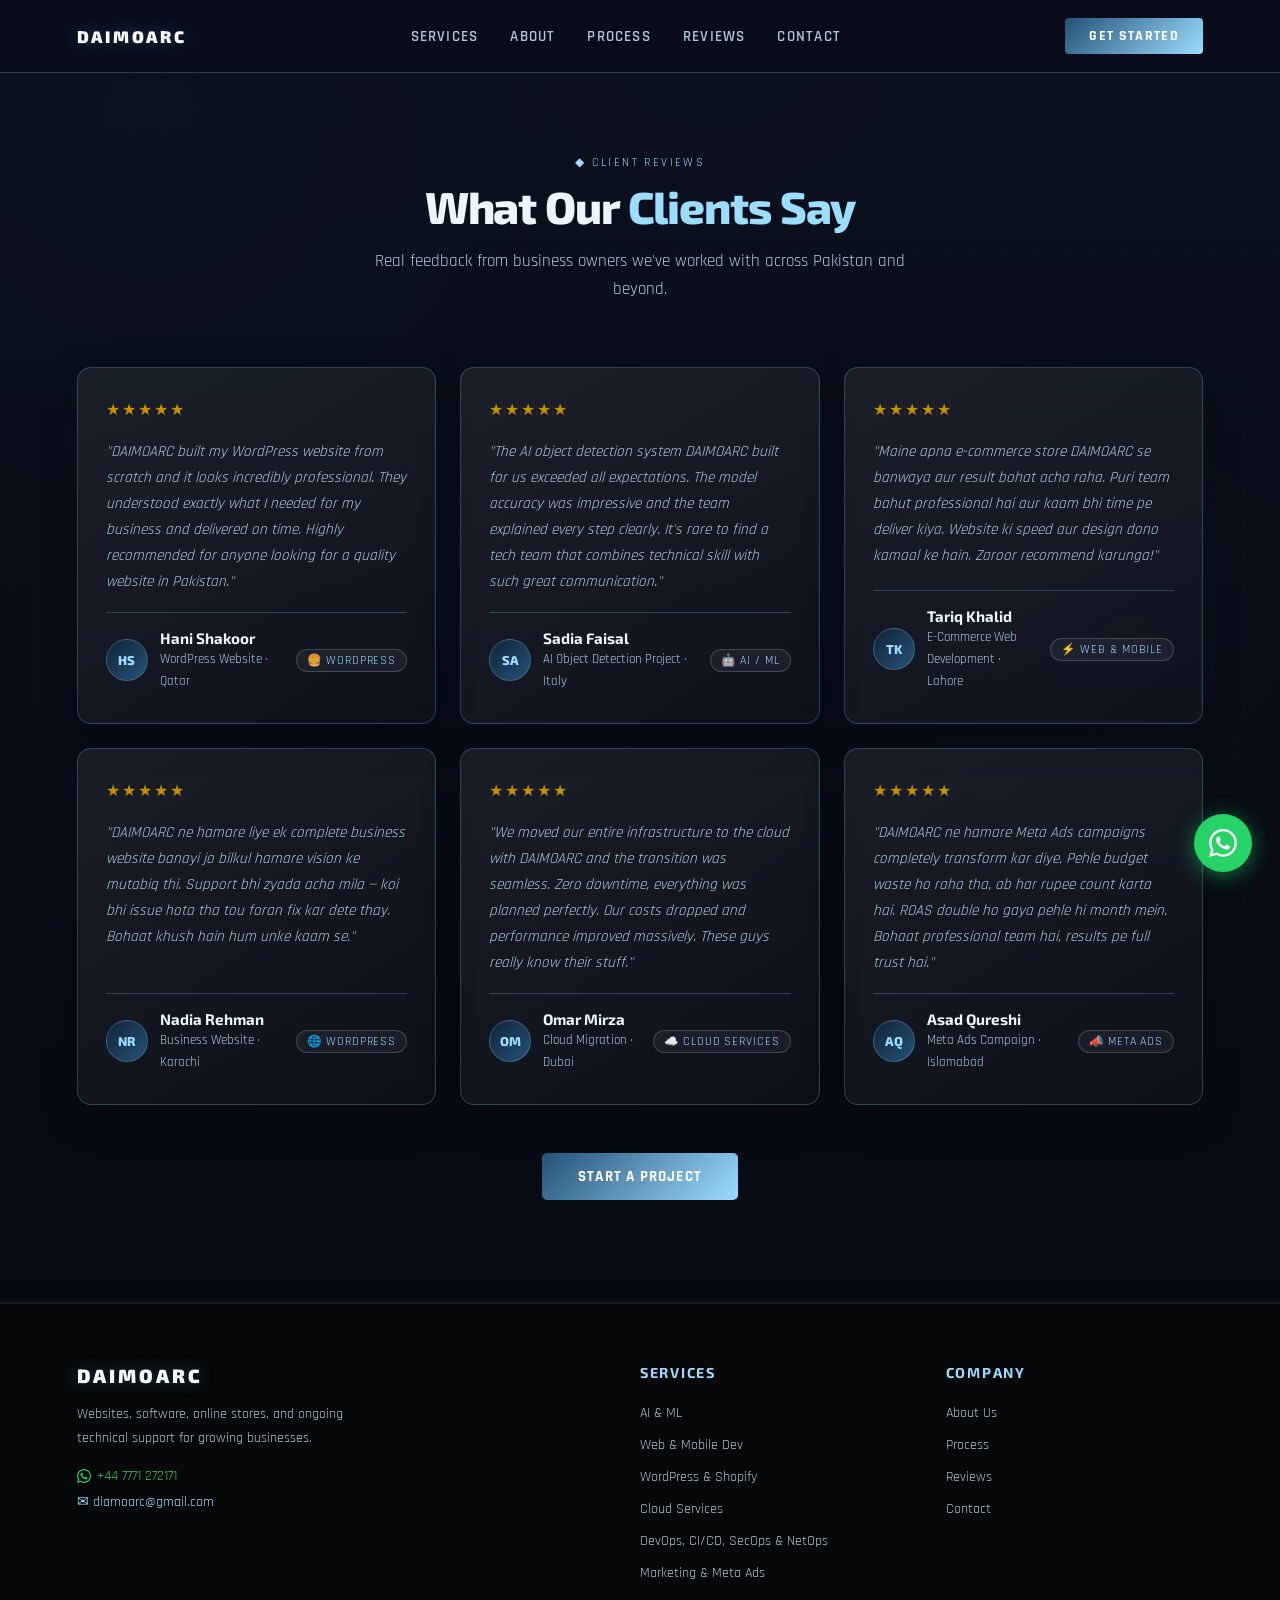
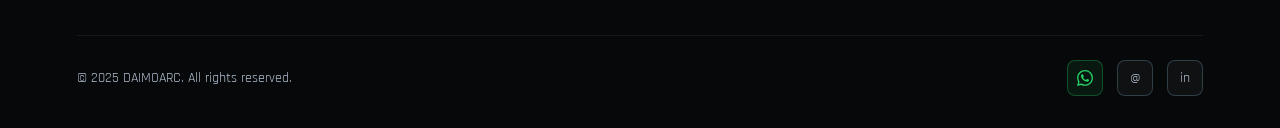
<file: reviews.html>
<!DOCTYPE html>
<html lang="en">
<head>
  <meta charset="UTF-8" />
  <meta name="viewport" content="width=device-width, initial-scale=1.0"/>
  <title>Client Reviews | DAIMOARC</title>
  <link rel="preconnect" href="https://fonts.googleapis.com">
  <link href="https://fonts.googleapis.com/css2?family=Exo+2:wght@300;400;600;700;900&family=Rajdhani:wght@400;500;600;700&display=swap" rel="stylesheet">
  <link rel="stylesheet" href="styles.css">
</head>
<body>

<!-- ─── NAV ─── -->
<div class="mobile-menu" id="mobileMenu">
  <button class="mobile-menu-close" onclick="document.getElementById('mobileMenu').classList.remove('open')">&times;</button>
  <a href="services.html">Services</a>
  <a href="about.html">About</a>
  <a href="index.html#process">Process</a>
  <a href="reviews.html">Reviews</a>
  <a href="contact.html">Contact</a>
</div>

<nav>
  <a class="nav-logo" href="index.html">
    <img src="Logo.png" alt="DAIMOARC" style="height:48px;width:auto;object-fit:contain;" />
  </a>
  <ul class="nav-links">
    <li><a href="services.html">Services</a></li>
    <li><a href="about.html">About</a></li>
    <li><a href="index.html#process">Process</a></li>
    <li><a href="reviews.html">Reviews</a></li>
    <li><a href="contact.html">Contact</a></li>
  </ul>
  <a href="contact.html" class="nav-cta">Get Started</a>
  <button class="hamburger" onclick="document.getElementById('mobileMenu').classList.add('open')" aria-label="Menu">
    <span></span><span></span><span></span>
  </button>
</nav>

<!-- ─── REVIEWS ─── -->
<section id="reviews" style="padding-top:150px;">
  <div class="section-header reveal">
    <span class="section-tag">&#9670; Client Reviews</span>
    <h2 class="section-title">What Our <span>Clients Say</span></h2>
    <p class="section-sub">Real feedback from business owners we've worked with across Pakistan and beyond.</p>
  </div>

  <div class="reviews-grid">

    <div class="review-card reveal">
      <div class="review-stars">&#9733;&#9733;&#9733;&#9733;&#9733;</div>
      <p class="review-text">"DAIMOARC built my WordPress website from scratch and it looks incredibly professional. They understood exactly what I needed for my business and delivered on time. Highly recommended for anyone looking for a quality website in Pakistan."</p>
      <div class="review-author">
        <div class="review-avatar">HS</div>
        <div class="review-info">
          <strong>Hani Shakoor</strong>
          <span>WordPress Website · Qatar</span>
        </div>
        <div class="review-badge">&#127828; WordPress</div>
      </div>
    </div>

    <div class="review-card reveal">
      <div class="review-stars">&#9733;&#9733;&#9733;&#9733;&#9733;</div>
      <p class="review-text">"The AI object detection system DAIMOARC built for us exceeded all expectations. The model accuracy was impressive and the team explained every step clearly. It's rare to find a tech team that combines technical skill with such great communication."</p>
      <div class="review-author">
        <div class="review-avatar">SA</div>
        <div class="review-info">
          <strong>Sadia Faisal</strong>
          <span>AI Object Detection Project · Italy</span>
        </div>
        <div class="review-badge">&#129302; AI / ML</div>
      </div>
    </div>

    <div class="review-card reveal">
      <div class="review-stars">&#9733;&#9733;&#9733;&#9733;&#9733;</div>
      <p class="review-text">"Maine apna e-commerce store DAIMOARC se banwaya aur result bohat acha raha. Puri team bahut professional hai aur kaam bhi time pe deliver kiya. Website ki speed aur design dono kamaal ke hain. Zaroor recommend karunga!"</p>
      <div class="review-author">
        <div class="review-avatar">TK</div>
        <div class="review-info">
          <strong>Tariq Khalid</strong>
          <span>E-Commerce Web Development · Lahore</span>
        </div>
        <div class="review-badge">&#9889; Web & Mobile</div>
      </div>
    </div>

    <div class="review-card reveal">
      <div class="review-stars">&#9733;&#9733;&#9733;&#9733;&#9733;</div>
      <p class="review-text">"DAIMOARC ne hamare liye ek complete business website banayi jo bilkul hamare vision ke mutabiq thi. Support bhi zyada acha mila — koi bhi issue hota tha tou foran fix kar dete thay. Bohaat khush hain hum unke kaam se."</p>
      <div class="review-author">
        <div class="review-avatar">NR</div>
        <div class="review-info">
          <strong>Nadia Rehman</strong>
          <span>Business Website · Karachi</span>
        </div>
        <div class="review-badge">&#127760; WordPress</div>
      </div>
    </div>

    <div class="review-card reveal">
      <div class="review-stars">&#9733;&#9733;&#9733;&#9733;&#9733;</div>
      <p class="review-text">"We moved our entire infrastructure to the cloud with DAIMOARC and the transition was seamless. Zero downtime, everything was planned perfectly. Our costs dropped and performance improved massively. These guys really know their stuff."</p>
      <div class="review-author">
        <div class="review-avatar">OM</div>
        <div class="review-info">
          <strong>Omar Mirza</strong>
          <span>Cloud Migration · Dubai</span>
        </div>
        <div class="review-badge">&#9729;&#65039; Cloud Services</div>
      </div>
    </div>

    <div class="review-card reveal">
      <div class="review-stars">&#9733;&#9733;&#9733;&#9733;&#9733;</div>
      <p class="review-text">"DAIMOARC ne hamare Meta Ads campaigns completely transform kar diye. Pehle budget waste ho raha tha, ab har rupee count karta hai. ROAS double ho gaya pehle hi month mein. Bohaat professional team hai, results pe full trust hai."</p>
      <div class="review-author">
        <div class="review-avatar">AQ</div>
        <div class="review-info">
          <strong>Asad Qureshi</strong>
          <span>Meta Ads Campaign · Islamabad</span>
        </div>
        <div class="review-badge">&#128227; Meta Ads</div>
      </div>
    </div>

  </div>

  <div class="teaser-more reveal">
    <a href="contact.html" class="btn-primary">Start a Project</a>
  </div>
</section>

<!-- ─── FOOTER ─── -->
<footer>
  <div class="footer-grid">
    <div class="footer-brand">
      <a class="nav-logo" href="index.html">
        <img src="Logo.png" alt="DAIMOARC" style="height:52px;width:auto;object-fit:contain;" />
      </a>
      <p>Websites, software, online stores, and ongoing technical support for growing businesses.</p>
      <div style="margin-top:16px;display:flex;flex-direction:column;gap:8px;">
        <a href="https://wa.me/447771272171" target="_blank" rel="noopener" style="color:#25d366;font-size:.88rem;text-decoration:none;display:flex;align-items:center;gap:6px;">
          <svg viewBox="0 0 24 24" fill="currentColor" width="14" height="14"><path d="M17.472 14.382c-.297-.149-1.758-.867-2.03-.967-.273-.099-.471-.148-.67.15-.197.297-.767.966-.94 1.164-.173.199-.347.223-.644.075-.297-.15-1.255-.463-2.39-1.475-.883-.788-1.48-1.761-1.653-2.059-.173-.297-.018-.458.13-.606.134-.133.298-.347.446-.52.149-.174.198-.298.298-.497.099-.198.05-.371-.025-.52-.075-.149-.669-1.612-.916-2.207-.242-.579-.487-.5-.669-.51-.173-.008-.371-.01-.57-.01-.198 0-.52.074-.792.372-.272.297-1.04 1.016-1.04 2.479 0 1.462 1.065 2.875 1.213 3.074.149.198 2.096 3.2 5.077 4.487.709.306 1.262.489 1.694.625.712.227 1.36.195 1.871.118.571-.085 1.758-.719 2.006-1.413.248-.694.248-1.289.173-1.413-.074-.124-.272-.198-.57-.347m-5.421 7.403h-.004a9.87 9.87 0 01-5.031-1.378l-.361-.214-3.741.982.998-3.648-.235-.374a9.86 9.86 0 01-1.51-5.26c.001-5.45 4.436-9.884 9.888-9.884 2.64 0 5.122 1.03 6.988 2.898a9.825 9.825 0 012.893 6.994c-.003 5.45-4.437 9.884-9.885 9.884m8.413-18.297A11.815 11.815 0 0012.05 0C5.495 0 .16 5.335.157 11.892c0 2.096.547 4.142 1.588 5.945L.057 24l6.305-1.654a11.882 11.882 0 005.683 1.448h.005c6.554 0 11.89-5.335 11.893-11.893a11.821 11.821 0 00-3.48-8.413z"/></svg>
          +44 7771 272171
        </a>
        <a href="mailto:diamoarc@gmail.com" style="color:var(--cyan);font-size:.88rem;text-decoration:none;">&#9993; diamoarc@gmail.com</a>
      </div>
    </div>
    <div class="footer-col">
      <h4>Services</h4>
      <ul>
        <li><a href="services.html">AI & ML</a></li>
        <li><a href="services.html">Web & Mobile Dev</a></li>
        <li><a href="services.html">WordPress &amp; Shopify</a></li>
        <li><a href="services.html">Cloud Services</a></li>
        <li><a href="services.html">DevOps, CI/CD, SecOps &amp; NetOps</a></li>
        <li><a href="services.html">Marketing &amp; Meta Ads</a></li>
      </ul>
    </div>
    <div class="footer-col">
      <h4>Company</h4>
      <ul>
        <li><a href="about.html">About Us</a></li>
        <li><a href="index.html#process">Process</a></li>
        <li><a href="reviews.html">Reviews</a></li>
        <li><a href="contact.html">Contact</a></li>
      </ul>
    </div>
  </div>

  <div class="footer-bottom">
    <p>© 2025 DAIMOARC. All rights reserved.</p>
    <div class="socials">
      <a href="https://wa.me/447771272171" target="_blank" rel="noopener" class="social-link" title="WhatsApp" style="background:rgba(37,211,102,0.08);border-color:rgba(37,211,102,0.3);color:#25d366;">
        <svg viewBox="0 0 24 24" fill="currentColor" width="16" height="16"><path d="M17.472 14.382c-.297-.149-1.758-.867-2.03-.967-.273-.099-.471-.148-.67.15-.197.297-.767.966-.94 1.164-.173.199-.347.223-.644.075-.297-.15-1.255-.463-2.39-1.475-.883-.788-1.48-1.761-1.653-2.059-.173-.297-.018-.458.13-.606.134-.133.298-.347.446-.52.149-.174.198-.298.298-.497.099-.198.05-.371-.025-.52-.075-.149-.669-1.612-.916-2.207-.242-.579-.487-.5-.669-.51-.173-.008-.371-.01-.57-.01-.198 0-.52.074-.792.372-.272.297-1.04 1.016-1.04 2.479 0 1.462 1.065 2.875 1.213 3.074.149.198 2.096 3.2 5.077 4.487.709.306 1.262.489 1.694.625.712.227 1.36.195 1.871.118.571-.085 1.758-.719 2.006-1.413.248-.694.248-1.289.173-1.413-.074-.124-.272-.198-.57-.347m-5.421 7.403h-.004a9.87 9.87 0 01-5.031-1.378l-.361-.214-3.741.982.998-3.648-.235-.374a9.86 9.86 0 01-1.51-5.26c.001-5.45 4.436-9.884 9.888-9.884 2.64 0 5.122 1.03 6.988 2.898a9.825 9.825 0 012.893 6.994c-.003 5.45-4.437 9.884-9.885 9.884m8.413-18.297A11.815 11.815 0 0012.05 0C5.495 0 .16 5.335.157 11.892c0 2.096.547 4.142 1.588 5.945L.057 24l6.305-1.654a11.882 11.882 0 005.683 1.448h.005c6.554 0 11.89-5.335 11.893-11.893a11.821 11.821 0 00-3.48-8.413z"/></svg>
      </a>
      <a href="mailto:      diamoarc@gmail.com" class="social-link" title="Email">@</a>
      <a href="#" class="social-link" title="LinkedIn">in</a>
    </div>
  </div>
</footer>

<script src="script.js"></script>
<!-- ─── FLOATING WHATSAPP ─── -->
<a href="https://wa.me/447771272171" target="_blank" rel="noopener" class="wa-float" aria-label="Chat on WhatsApp">
  <div class="wa-float-tooltip">Chat on WhatsApp</div>
  <svg viewBox="0 0 24 24" fill="currentColor" width="28" height="28" xmlns="http://www.w3.org/2000/svg">
    <path d="M17.472 14.382c-.297-.149-1.758-.867-2.03-.967-.273-.099-.471-.148-.67.15-.197.297-.767.966-.94 1.164-.173.199-.347.223-.644.075-.297-.15-1.255-.463-2.39-1.475-.883-.788-1.48-1.761-1.653-2.059-.173-.297-.018-.458.13-.606.134-.133.298-.347.446-.52.149-.174.198-.298.298-.497.099-.198.05-.371-.025-.52-.075-.149-.669-1.612-.916-2.207-.242-.579-.487-.5-.669-.51-.173-.008-.371-.01-.57-.01-.198 0-.52.074-.792.372-.272.297-1.04 1.016-1.04 2.479 0 1.462 1.065 2.875 1.213 3.074.149.198 2.096 3.2 5.077 4.487.709.306 1.262.489 1.694.625.712.227 1.36.195 1.871.118.571-.085 1.758-.719 2.006-1.413.248-.694.248-1.289.173-1.413-.074-.124-.272-.198-.57-.347m-5.421 7.403h-.004a9.87 9.87 0 01-5.031-1.378l-.361-.214-3.741.982.998-3.648-.235-.374a9.86 9.86 0 01-1.51-5.26c.001-5.45 4.436-9.884 9.888-9.884 2.64 0 5.122 1.03 6.988 2.898a9.825 9.825 0 012.893 6.994c-.003 5.45-4.437 9.884-9.885 9.884m8.413-18.297A11.815 11.815 0 0012.05 0C5.495 0 .16 5.335.157 11.892c0 2.096.547 4.142 1.588 5.945L.057 24l6.305-1.654a11.882 11.882 0 005.683 1.448h.005c6.554 0 11.89-5.335 11.893-11.893a11.821 11.821 0 00-3.48-8.413z"/>
  </svg>
</a>

</body>
</html>
</file>
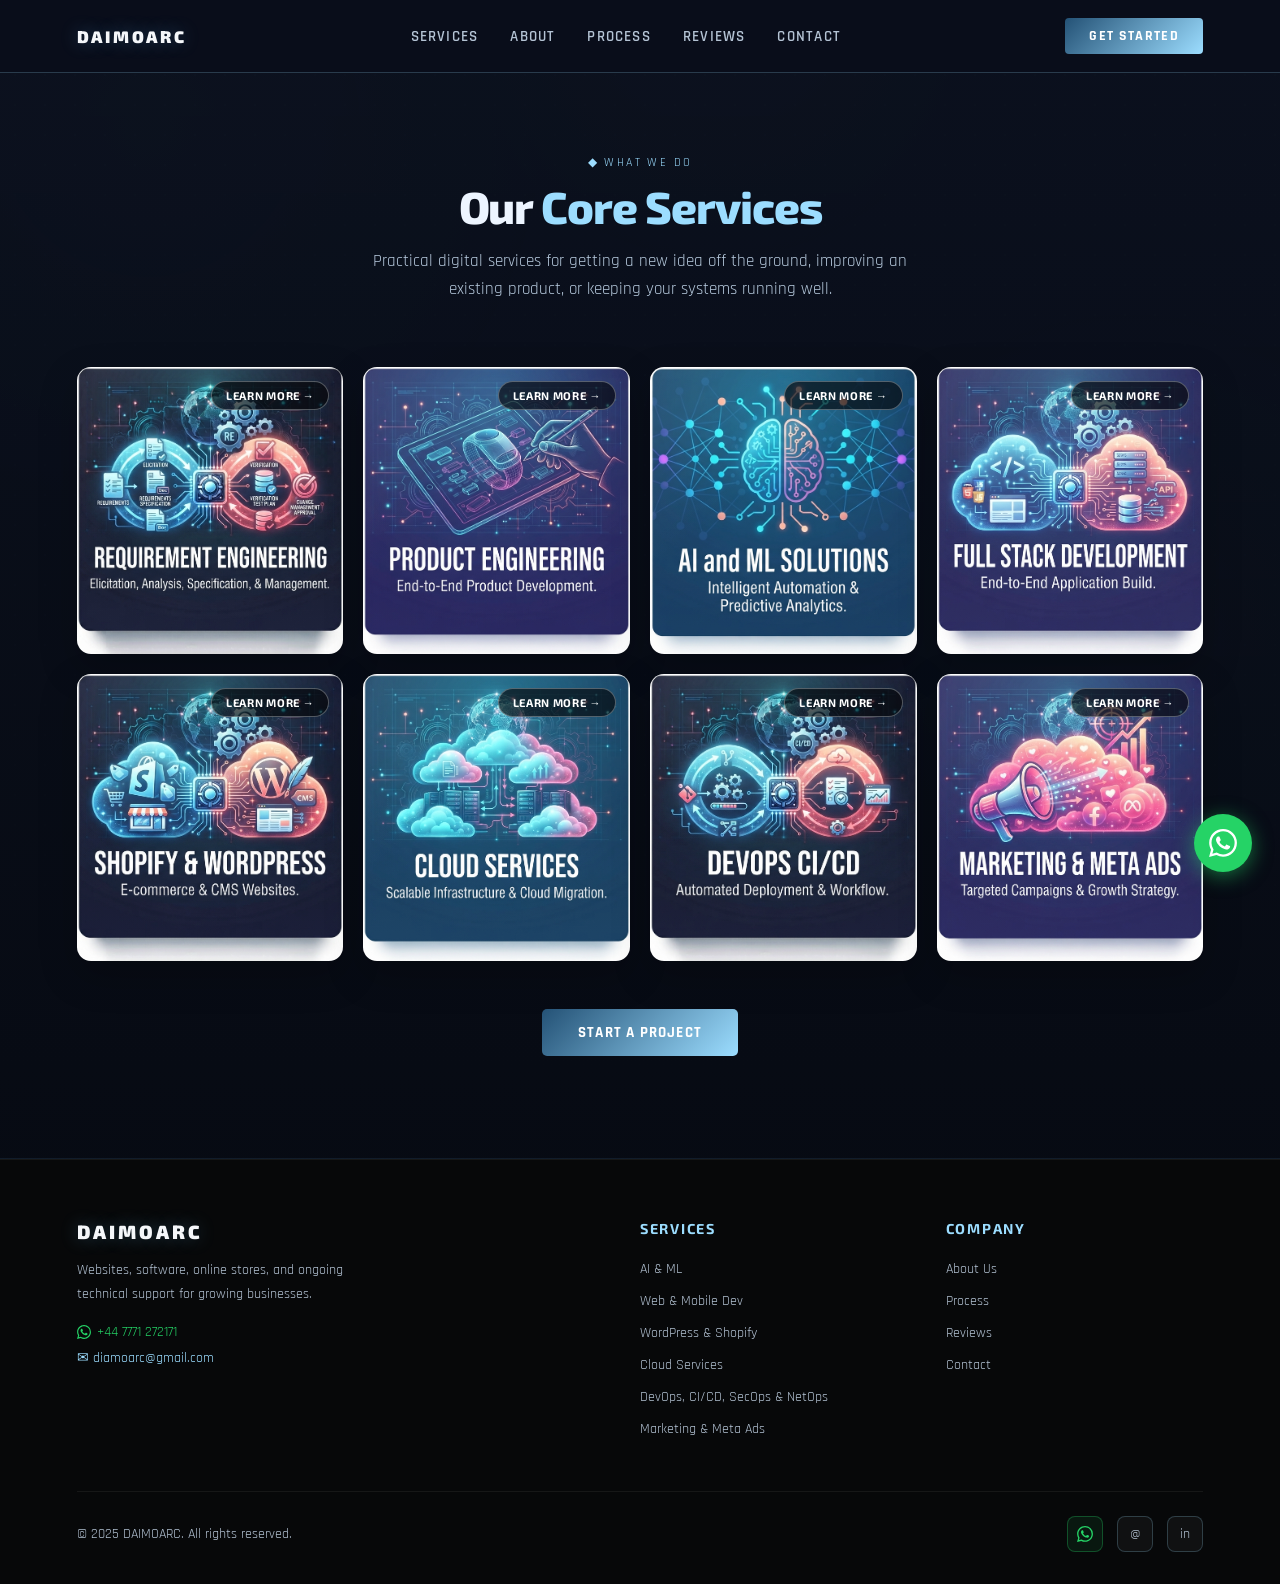
<file: services.html>
<!DOCTYPE html>
<html lang="en">
<head>
  <meta charset="UTF-8" />
  <meta name="viewport" content="width=device-width, initial-scale=1.0"/>
  <title>Services | DAIMOARC</title>
  <link rel="preconnect" href="https://fonts.googleapis.com">
  <link href="https://fonts.googleapis.com/css2?family=Exo+2:wght@300;400;600;700;900&family=Rajdhani:wght@400;500;600;700&display=swap" rel="stylesheet">
  <link rel="stylesheet" href="styles.css">
</head>
<body>

<!-- ─── NAV ─── -->
<div class="mobile-menu" id="mobileMenu">
  <button class="mobile-menu-close" onclick="document.getElementById('mobileMenu').classList.remove('open')">&times;</button>
  <a href="services.html">Services</a>
  <a href="about.html">About</a>
  <a href="index.html#process">Process</a>
  <a href="reviews.html">Reviews</a>
  <a href="contact.html">Contact</a>
</div>

<nav>
  <a class="nav-logo" href="index.html">
    <img src="Logo.png" alt="DAIMOARC" style="height:48px;width:auto;object-fit:contain;" />
  </a>
  <ul class="nav-links">
    <li><a href="services.html">Services</a></li>
    <li><a href="about.html">About</a></li>
    <li><a href="index.html#process">Process</a></li>
    <li><a href="reviews.html">Reviews</a></li>
    <li><a href="contact.html">Contact</a></li>
  </ul>
  <a href="contact.html" class="nav-cta">Get Started</a>
  <button class="hamburger" onclick="document.getElementById('mobileMenu').classList.add('open')" aria-label="Menu">
    <span></span><span></span><span></span>
  </button>
</nav>

<!-- ─── SERVICES ─── -->
<section id="services" style="padding-top:150px;">
  <div class="section-header reveal">
    <span class="section-tag">&#9670; What We Do</span>
    <h2 class="section-title">Our <span>Core Services</span></h2>
    <p class="section-sub">Practical digital services for getting a new idea off the ground, improving an existing product, or keeping your systems running well.</p>
  </div>

  <div class="services-grid">
    <a href="requirement-engineering.html" class="svc-tile reveal" style="background-image:url('images/requirement-engineering.png');" aria-label="Requirement Engineering — structured requirements gathering, stakeholder analysis, and technical specifications.">
      <span class="svc-tile-cta">Learn More &#8594;</span>
    </a>
    <a href="product-engineering.html" class="svc-tile reveal" style="background-image:url('images/product-engineering.png');" aria-label="Product Engineering — end-to-end product builds from MVP to scalable, production-grade systems.">
      <span class="svc-tile-cta">Learn More &#8594;</span>
    </a>
    <a href="ai-ml.html" class="svc-tile reveal" style="background-image:url('images/ai-ml.png');" aria-label="AI and Machine Learning — custom AI systems, LLM integrations, and predictive analytics.">
      <span class="svc-tile-cta">Learn More &#8594;</span>
    </a>
    <a href="fullstack.html" class="svc-tile reveal" style="background-image:url('images/fullstack.png');" aria-label="Web and Mobile Development — custom apps built to your requirements.">
      <span class="svc-tile-cta">Learn More &#8594;</span>
    </a>
    <a href="wordpress-shopify.html" class="svc-tile reveal" style="background-image:url('images/wordpress-shopify.png');" aria-label="WordPress, Shopify and CMS — custom sites, store builds, and headless CMS.">
      <span class="svc-tile-cta">Learn More &#8594;</span>
    </a>
    <a href="cloud-services.html" class="svc-tile reveal" style="background-image:url('images/cloud-services.png');" aria-label="Cloud Services — migration, multi-cloud architecture, and managed infrastructure.">
      <span class="svc-tile-cta">Learn More &#8594;</span>
    </a>
    <a href="devops.html" class="svc-tile reveal" style="background-image:url('images/devops.png');" aria-label="DevOps, CI/CD, SecOps and NetOps — automated pipelines and security-first architecture.">
      <span class="svc-tile-cta">Learn More &#8594;</span>
    </a>
    <a href="meta-ads.html" class="svc-tile reveal" style="background-image:url('images/meta-ads.png');" aria-label="Marketing and Meta Ads — ad strategy, creative direction, and performance analytics.">
      <span class="svc-tile-cta">Learn More &#8594;</span>
    </a>
  </div>

  <div class="teaser-more reveal">
    <a href="contact.html" class="btn-primary">Start a Project</a>
  </div>
</section>

<!-- ─── FOOTER ─── -->
<footer>
  <div class="footer-grid">
    <div class="footer-brand">
      <a class="nav-logo" href="index.html">
        <img src="Logo.png" alt="DAIMOARC" style="height:52px;width:auto;object-fit:contain;" />
      </a>
      <p>Websites, software, online stores, and ongoing technical support for growing businesses.</p>
      <div style="margin-top:16px;display:flex;flex-direction:column;gap:8px;">
        <a href="https://wa.me/447771272171" target="_blank" rel="noopener" style="color:#25d366;font-size:.88rem;text-decoration:none;display:flex;align-items:center;gap:6px;">
          <svg viewBox="0 0 24 24" fill="currentColor" width="14" height="14"><path d="M17.472 14.382c-.297-.149-1.758-.867-2.03-.967-.273-.099-.471-.148-.67.15-.197.297-.767.966-.94 1.164-.173.199-.347.223-.644.075-.297-.15-1.255-.463-2.39-1.475-.883-.788-1.48-1.761-1.653-2.059-.173-.297-.018-.458.13-.606.134-.133.298-.347.446-.52.149-.174.198-.298.298-.497.099-.198.05-.371-.025-.52-.075-.149-.669-1.612-.916-2.207-.242-.579-.487-.5-.669-.51-.173-.008-.371-.01-.57-.01-.198 0-.52.074-.792.372-.272.297-1.04 1.016-1.04 2.479 0 1.462 1.065 2.875 1.213 3.074.149.198 2.096 3.2 5.077 4.487.709.306 1.262.489 1.694.625.712.227 1.36.195 1.871.118.571-.085 1.758-.719 2.006-1.413.248-.694.248-1.289.173-1.413-.074-.124-.272-.198-.57-.347m-5.421 7.403h-.004a9.87 9.87 0 01-5.031-1.378l-.361-.214-3.741.982.998-3.648-.235-.374a9.86 9.86 0 01-1.51-5.26c.001-5.45 4.436-9.884 9.888-9.884 2.64 0 5.122 1.03 6.988 2.898a9.825 9.825 0 012.893 6.994c-.003 5.45-4.437 9.884-9.885 9.884m8.413-18.297A11.815 11.815 0 0012.05 0C5.495 0 .16 5.335.157 11.892c0 2.096.547 4.142 1.588 5.945L.057 24l6.305-1.654a11.882 11.882 0 005.683 1.448h.005c6.554 0 11.89-5.335 11.893-11.893a11.821 11.821 0 00-3.48-8.413z"/></svg>
          +44 7771 272171
        </a>
        <a href="mailto:diamoarc@gmail.com" style="color:var(--cyan);font-size:.88rem;text-decoration:none;">&#9993; diamoarc@gmail.com</a>
      </div>
    </div>
    <div class="footer-col">
      <h4>Services</h4>
      <ul>
        <li><a href="services.html">AI & ML</a></li>
        <li><a href="services.html">Web & Mobile Dev</a></li>
        <li><a href="services.html">WordPress &amp; Shopify</a></li>
        <li><a href="services.html">Cloud Services</a></li>
        <li><a href="services.html">DevOps, CI/CD, SecOps &amp; NetOps</a></li>
        <li><a href="services.html">Marketing &amp; Meta Ads</a></li>
      </ul>
    </div>
    <div class="footer-col">
      <h4>Company</h4>
      <ul>
        <li><a href="about.html">About Us</a></li>
        <li><a href="index.html#process">Process</a></li>
        <li><a href="reviews.html">Reviews</a></li>
        <li><a href="contact.html">Contact</a></li>
      </ul>
    </div>
  </div>

  <div class="footer-bottom">
    <p>© 2025 DAIMOARC. All rights reserved.</p>
    <div class="socials">
      <a href="https://wa.me/447771272171" target="_blank" rel="noopener" class="social-link" title="WhatsApp" style="background:rgba(37,211,102,0.08);border-color:rgba(37,211,102,0.3);color:#25d366;">
        <svg viewBox="0 0 24 24" fill="currentColor" width="16" height="16"><path d="M17.472 14.382c-.297-.149-1.758-.867-2.03-.967-.273-.099-.471-.148-.67.15-.197.297-.767.966-.94 1.164-.173.199-.347.223-.644.075-.297-.15-1.255-.463-2.39-1.475-.883-.788-1.48-1.761-1.653-2.059-.173-.297-.018-.458.13-.606.134-.133.298-.347.446-.52.149-.174.198-.298.298-.497.099-.198.05-.371-.025-.52-.075-.149-.669-1.612-.916-2.207-.242-.579-.487-.5-.669-.51-.173-.008-.371-.01-.57-.01-.198 0-.52.074-.792.372-.272.297-1.04 1.016-1.04 2.479 0 1.462 1.065 2.875 1.213 3.074.149.198 2.096 3.2 5.077 4.487.709.306 1.262.489 1.694.625.712.227 1.36.195 1.871.118.571-.085 1.758-.719 2.006-1.413.248-.694.248-1.289.173-1.413-.074-.124-.272-.198-.57-.347m-5.421 7.403h-.004a9.87 9.87 0 01-5.031-1.378l-.361-.214-3.741.982.998-3.648-.235-.374a9.86 9.86 0 01-1.51-5.26c.001-5.45 4.436-9.884 9.888-9.884 2.64 0 5.122 1.03 6.988 2.898a9.825 9.825 0 012.893 6.994c-.003 5.45-4.437 9.884-9.885 9.884m8.413-18.297A11.815 11.815 0 0012.05 0C5.495 0 .16 5.335.157 11.892c0 2.096.547 4.142 1.588 5.945L.057 24l6.305-1.654a11.882 11.882 0 005.683 1.448h.005c6.554 0 11.89-5.335 11.893-11.893a11.821 11.821 0 00-3.48-8.413z"/></svg>
      </a>
      <a href="mailto:      diamoarc@gmail.com" class="social-link" title="Email">@</a>
      <a href="#" class="social-link" title="LinkedIn">in</a>
    </div>
  </div>
</footer>

<script src="script.js"></script>
<!-- ─── FLOATING WHATSAPP ─── -->
<a href="https://wa.me/447771272171" target="_blank" rel="noopener" class="wa-float" aria-label="Chat on WhatsApp">
  <div class="wa-float-tooltip">Chat on WhatsApp</div>
  <svg viewBox="0 0 24 24" fill="currentColor" width="28" height="28" xmlns="http://www.w3.org/2000/svg">
    <path d="M17.472 14.382c-.297-.149-1.758-.867-2.03-.967-.273-.099-.471-.148-.67.15-.197.297-.767.966-.94 1.164-.173.199-.347.223-.644.075-.297-.15-1.255-.463-2.39-1.475-.883-.788-1.48-1.761-1.653-2.059-.173-.297-.018-.458.13-.606.134-.133.298-.347.446-.52.149-.174.198-.298.298-.497.099-.198.05-.371-.025-.52-.075-.149-.669-1.612-.916-2.207-.242-.579-.487-.5-.669-.51-.173-.008-.371-.01-.57-.01-.198 0-.52.074-.792.372-.272.297-1.04 1.016-1.04 2.479 0 1.462 1.065 2.875 1.213 3.074.149.198 2.096 3.2 5.077 4.487.709.306 1.262.489 1.694.625.712.227 1.36.195 1.871.118.571-.085 1.758-.719 2.006-1.413.248-.694.248-1.289.173-1.413-.074-.124-.272-.198-.57-.347m-5.421 7.403h-.004a9.87 9.87 0 01-5.031-1.378l-.361-.214-3.741.982.998-3.648-.235-.374a9.86 9.86 0 01-1.51-5.26c.001-5.45 4.436-9.884 9.888-9.884 2.64 0 5.122 1.03 6.988 2.898a9.825 9.825 0 012.893 6.994c-.003 5.45-4.437 9.884-9.885 9.884m8.413-18.297A11.815 11.815 0 0012.05 0C5.495 0 .16 5.335.157 11.892c0 2.096.547 4.142 1.588 5.945L.057 24l6.305-1.654a11.882 11.882 0 005.683 1.448h.005c6.554 0 11.89-5.335 11.893-11.893a11.821 11.821 0 00-3.48-8.413z"/>
  </svg>
</a>

</body>
</html>
</file>
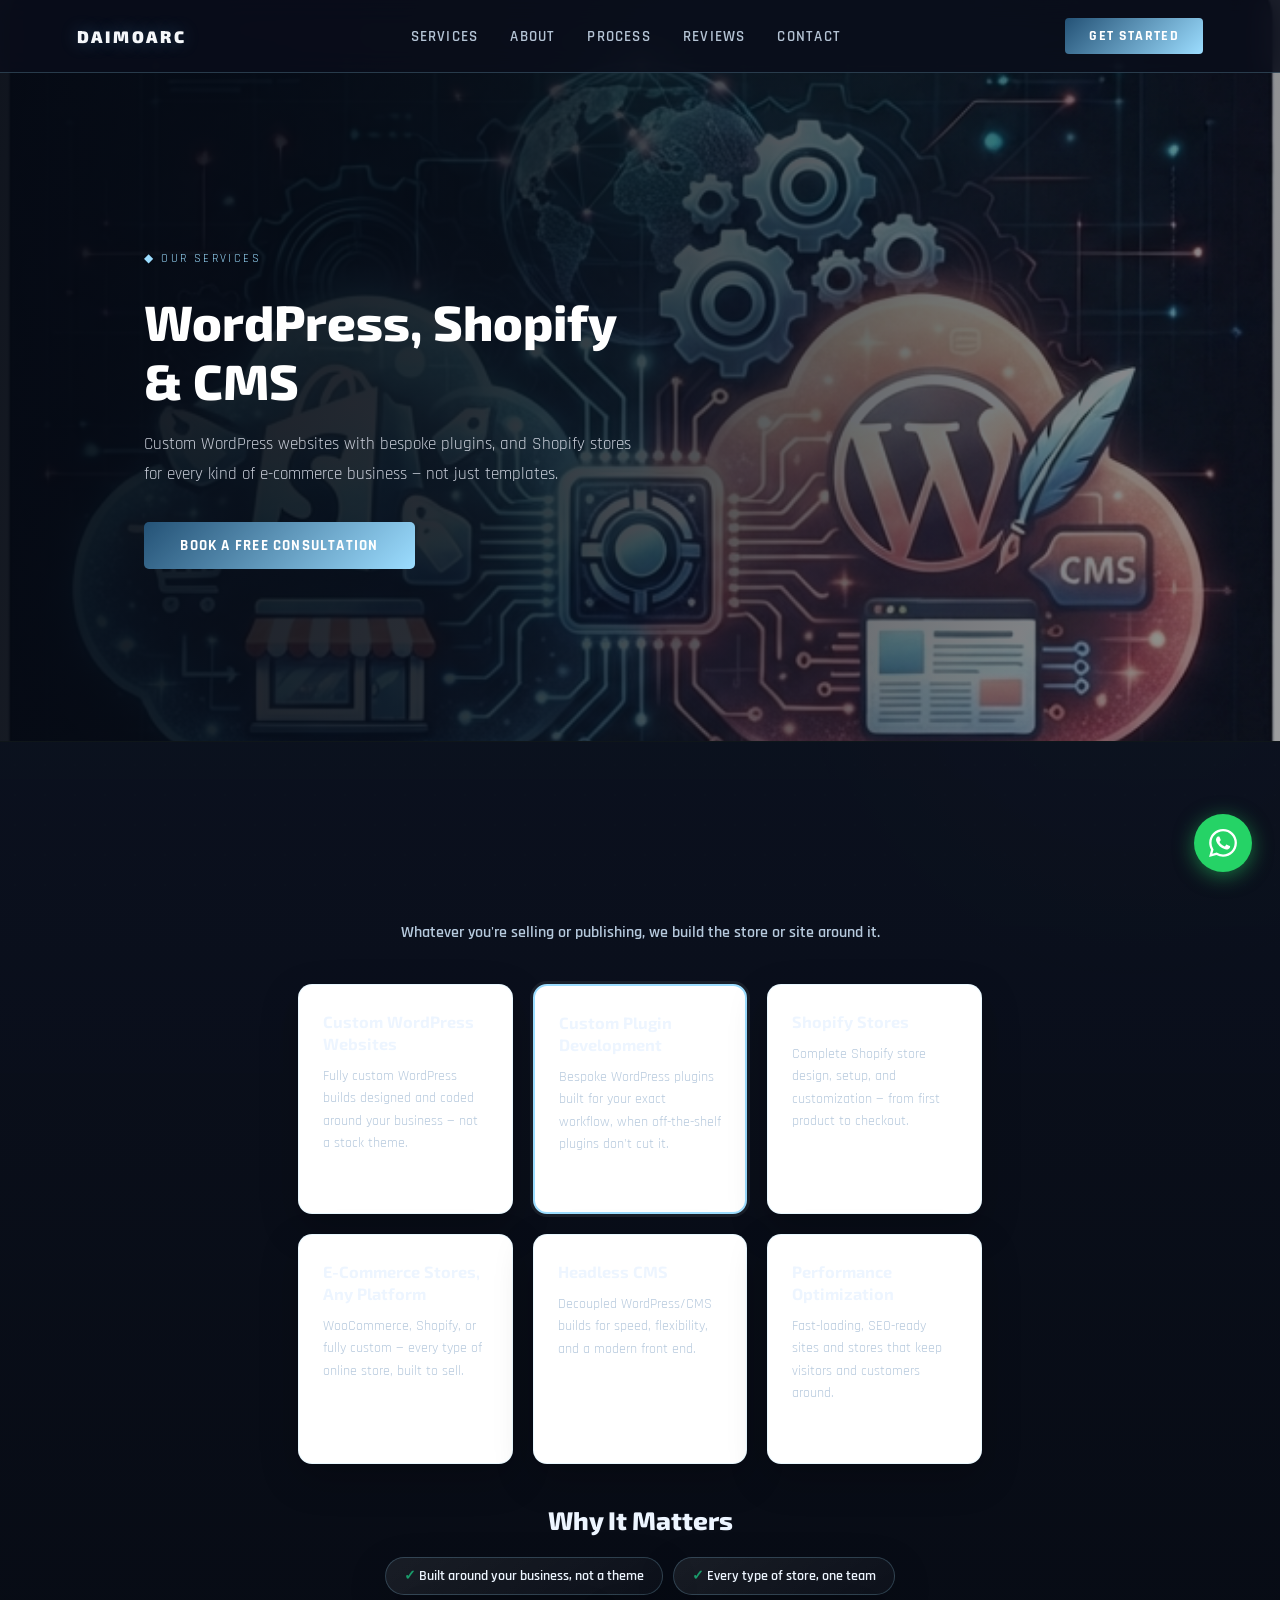
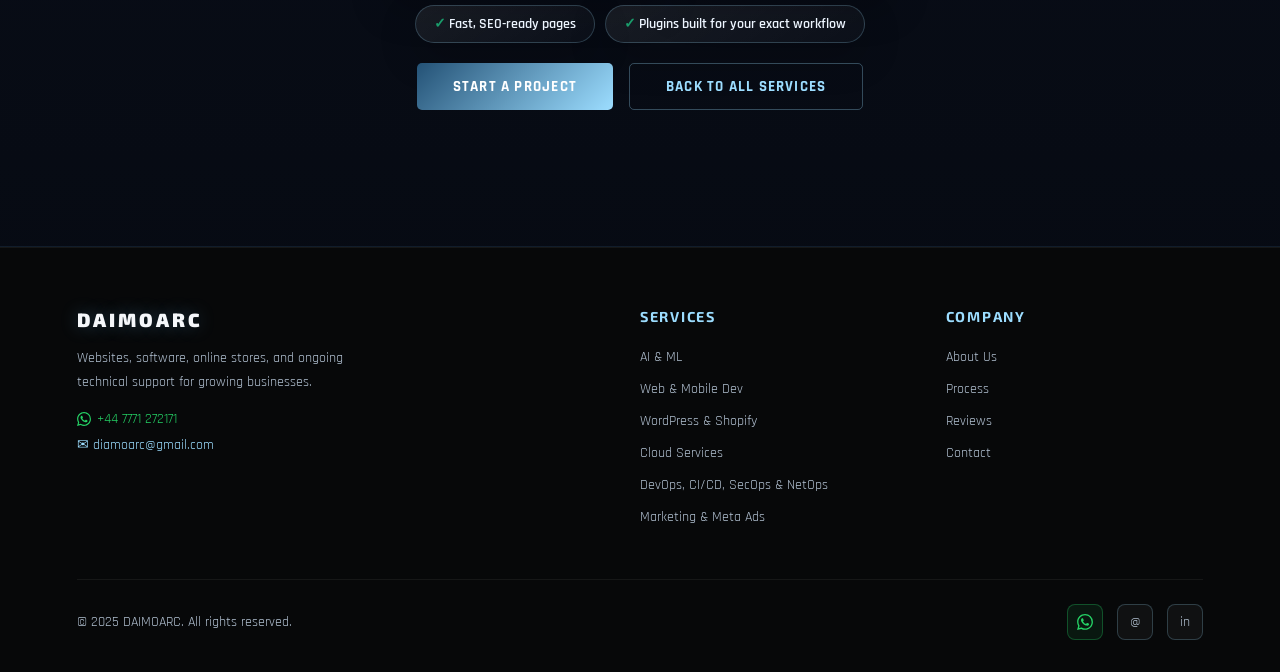
<file: wordpress-shopify.html>
<!DOCTYPE html>
<html lang="en">
<head>
  <meta charset="UTF-8" />
  <meta name="viewport" content="width=device-width, initial-scale=1.0"/>
  <title>WordPress, Shopify & CMS | DAIMOARC</title>
  <link rel="preconnect" href="https://fonts.googleapis.com">
  <link href="https://fonts.googleapis.com/css2?family=Exo+2:wght@300;400;600;700;900&family=Rajdhani:wght@400;500;600;700&display=swap" rel="stylesheet">
  <link rel="stylesheet" href="styles.css">
</head>
<body>

<!-- ─── NAV ─── -->
<div class="mobile-menu" id="mobileMenu">
  <button class="mobile-menu-close" onclick="document.getElementById('mobileMenu').classList.remove('open')">&times;</button>
  <a href="services.html">Services</a>
  <a href="about.html">About</a>
  <a href="index.html#process">Process</a>
  <a href="reviews.html">Reviews</a>
  <a href="contact.html">Contact</a>
</div>

<nav>
  <a class="nav-logo" href="index.html">
    <img src="Logo.png" alt="DAIMOARC" style="height:48px;width:auto;object-fit:contain;" />
  </a>
  <ul class="nav-links">
    <li><a href="services.html">Services</a></li>
    <li><a href="about.html">About</a></li>
    <li><a href="index.html#process">Process</a></li>
    <li><a href="reviews.html">Reviews</a></li>
    <li><a href="contact.html">Contact</a></li>
  </ul>
  <a href="contact.html" class="nav-cta">Get Started</a>
  <button class="hamburger" onclick="document.getElementById('mobileMenu').classList.add('open')" aria-label="Menu">
    <span></span><span></span><span></span>
  </button>
</nav>

<!-- ─── SERVICE HERO ─── -->
<section class="svc-hero">
  <div class="svc-hero-bg" style="background-image:url('images/wordpress-shopify-hero.png');"></div>
  <div class="svc-hero-overlay"></div>
  <div class="svc-hero-content">
    <span class="section-tag">&#9670; Our Services</span>
    <h1 class="svc-hero-title">WordPress, Shopify &amp; CMS</h1>
    <p class="svc-hero-sub">Custom WordPress websites with bespoke plugins, and Shopify stores for every kind of e-commerce business — not just templates.</p>
    <a href="contact.html" class="btn-primary">Book a Free Consultation</a>
  </div>
</section>

<!-- ─── ARTICLE ─── -->
<section id="services">
  <div class="article-wrap">
    <p class="article-lead reveal" style="text-align:center;">Whatever you're selling or publishing, we build the store or site around it.</p>

    <div class="usecase-grid reveal">
      <div class="usecase-card">
        <div class="usecase-title">Custom WordPress Websites</div>
        <div class="usecase-desc">Fully custom WordPress builds designed and coded around your business — not a stock theme.</div>
      </div>
      <div class="usecase-card usecase-card--featured">
        <div class="usecase-title">Custom Plugin Development</div>
        <div class="usecase-desc">Bespoke WordPress plugins built for your exact workflow, when off-the-shelf plugins don't cut it.</div>
      </div>
      <div class="usecase-card">
        <div class="usecase-title">Shopify Stores</div>
        <div class="usecase-desc">Complete Shopify store design, setup, and customization — from first product to checkout.</div>
      </div>
      <div class="usecase-card">
        <div class="usecase-title">E-Commerce Stores, Any Platform</div>
        <div class="usecase-desc">WooCommerce, Shopify, or fully custom — every type of online store, built to sell.</div>
      </div>
      <div class="usecase-card">
        <div class="usecase-title">Headless CMS</div>
        <div class="usecase-desc">Decoupled WordPress/CMS builds for speed, flexibility, and a modern front end.</div>
      </div>
      <div class="usecase-card">
        <div class="usecase-title">Performance Optimization</div>
        <div class="usecase-desc">Fast-loading, SEO-ready sites and stores that keep visitors and customers around.</div>
      </div>
    </div>

    <h2 class="reveal" style="text-align:center; border-top:none;">Why It Matters</h2>
    <div class="pill-row reveal">
      <span class="pill pill--check">Built around your business, not a theme</span>
      <span class="pill pill--check">Every type of store, one team</span>
      <span class="pill pill--check">Fast, SEO-ready pages</span>
      <span class="pill pill--check">Plugins built for your exact workflow</span>
    </div>

    <div class="svc-detail-actions reveal">
      <a href="contact.html" class="btn-primary">Start a Project</a>
      <a href="services.html" class="btn-outline">Back to All Services</a>
    </div>
  </div>
</section>

<!-- ─── FOOTER ─── -->
<footer>
  <div class="footer-grid">
    <div class="footer-brand">
      <a class="nav-logo" href="index.html">
        <img src="Logo.png" alt="DAIMOARC" style="height:52px;width:auto;object-fit:contain;" />
      </a>
      <p>Websites, software, online stores, and ongoing technical support for growing businesses.</p>
      <div style="margin-top:16px;display:flex;flex-direction:column;gap:8px;">
        <a href="https://wa.me/447771272171" target="_blank" rel="noopener" style="color:#25d366;font-size:.88rem;text-decoration:none;display:flex;align-items:center;gap:6px;">
          <svg viewBox="0 0 24 24" fill="currentColor" width="14" height="14"><path d="M17.472 14.382c-.297-.149-1.758-.867-2.03-.967-.273-.099-.471-.148-.67.15-.197.297-.767.966-.94 1.164-.173.199-.347.223-.644.075-.297-.15-1.255-.463-2.39-1.475-.883-.788-1.48-1.761-1.653-2.059-.173-.297-.018-.458.13-.606.134-.133.298-.347.446-.52.149-.174.198-.298.298-.497.099-.198.05-.371-.025-.52-.075-.149-.669-1.612-.916-2.207-.242-.579-.487-.5-.669-.51-.173-.008-.371-.01-.57-.01-.198 0-.52.074-.792.372-.272.297-1.04 1.016-1.04 2.479 0 1.462 1.065 2.875 1.213 3.074.149.198 2.096 3.2 5.077 4.487.709.306 1.262.489 1.694.625.712.227 1.36.195 1.871.118.571-.085 1.758-.719 2.006-1.413.248-.694.248-1.289.173-1.413-.074-.124-.272-.198-.57-.347m-5.421 7.403h-.004a9.87 9.87 0 01-5.031-1.378l-.361-.214-3.741.982.998-3.648-.235-.374a9.86 9.86 0 01-1.51-5.26c.001-5.45 4.436-9.884 9.888-9.884 2.64 0 5.122 1.03 6.988 2.898a9.825 9.825 0 012.893 6.994c-.003 5.45-4.437 9.884-9.885 9.884m8.413-18.297A11.815 11.815 0 0012.05 0C5.495 0 .16 5.335.157 11.892c0 2.096.547 4.142 1.588 5.945L.057 24l6.305-1.654a11.882 11.882 0 005.683 1.448h.005c6.554 0 11.89-5.335 11.893-11.893a11.821 11.821 0 00-3.48-8.413z"/></svg>
          +44 7771 272171
        </a>
        <a href="mailto:diamoarc@gmail.com" style="color:var(--cyan);font-size:.88rem;text-decoration:none;">&#9993; diamoarc@gmail.com</a>
      </div>
    </div>
    <div class="footer-col">
      <h4>Services</h4>
      <ul>
        <li><a href="services.html">AI & ML</a></li>
        <li><a href="services.html">Web & Mobile Dev</a></li>
        <li><a href="services.html">WordPress &amp; Shopify</a></li>
        <li><a href="services.html">Cloud Services</a></li>
        <li><a href="services.html">DevOps, CI/CD, SecOps &amp; NetOps</a></li>
        <li><a href="services.html">Marketing &amp; Meta Ads</a></li>
      </ul>
    </div>
    <div class="footer-col">
      <h4>Company</h4>
      <ul>
        <li><a href="about.html">About Us</a></li>
        <li><a href="index.html#process">Process</a></li>
        <li><a href="reviews.html">Reviews</a></li>
        <li><a href="contact.html">Contact</a></li>
      </ul>
    </div>
  </div>

  <div class="footer-bottom">
    <p>© 2025 DAIMOARC. All rights reserved.</p>
    <div class="socials">
      <a href="https://wa.me/447771272171" target="_blank" rel="noopener" class="social-link" title="WhatsApp" style="background:rgba(37,211,102,0.08);border-color:rgba(37,211,102,0.3);color:#25d366;">
        <svg viewBox="0 0 24 24" fill="currentColor" width="16" height="16"><path d="M17.472 14.382c-.297-.149-1.758-.867-2.03-.967-.273-.099-.471-.148-.67.15-.197.297-.767.966-.94 1.164-.173.199-.347.223-.644.075-.297-.15-1.255-.463-2.39-1.475-.883-.788-1.48-1.761-1.653-2.059-.173-.297-.018-.458.13-.606.134-.133.298-.347.446-.52.149-.174.198-.298.298-.497.099-.198.05-.371-.025-.52-.075-.149-.669-1.612-.916-2.207-.242-.579-.487-.5-.669-.51-.173-.008-.371-.01-.57-.01-.198 0-.52.074-.792.372-.272.297-1.04 1.016-1.04 2.479 0 1.462 1.065 2.875 1.213 3.074.149.198 2.096 3.2 5.077 4.487.709.306 1.262.489 1.694.625.712.227 1.36.195 1.871.118.571-.085 1.758-.719 2.006-1.413.248-.694.248-1.289.173-1.413-.074-.124-.272-.198-.57-.347m-5.421 7.403h-.004a9.87 9.87 0 01-5.031-1.378l-.361-.214-3.741.982.998-3.648-.235-.374a9.86 9.86 0 01-1.51-5.26c.001-5.45 4.436-9.884 9.888-9.884 2.64 0 5.122 1.03 6.988 2.898a9.825 9.825 0 012.893 6.994c-.003 5.45-4.437 9.884-9.885 9.884m8.413-18.297A11.815 11.815 0 0012.05 0C5.495 0 .16 5.335.157 11.892c0 2.096.547 4.142 1.588 5.945L.057 24l6.305-1.654a11.882 11.882 0 005.683 1.448h.005c6.554 0 11.89-5.335 11.893-11.893a11.821 11.821 0 00-3.48-8.413z"/></svg>
      </a>
      <a href="mailto:      diamoarc@gmail.com" class="social-link" title="Email">@</a>
      <a href="#" class="social-link" title="LinkedIn">in</a>
    </div>
  </div>
</footer>

<script src="script.js"></script>
<!-- ─── FLOATING WHATSAPP ─── -->
<a href="https://wa.me/447771272171" target="_blank" rel="noopener" class="wa-float" aria-label="Chat on WhatsApp">
  <div class="wa-float-tooltip">Chat on WhatsApp</div>
  <svg viewBox="0 0 24 24" fill="currentColor" width="28" height="28" xmlns="http://www.w3.org/2000/svg">
    <path d="M17.472 14.382c-.297-.149-1.758-.867-2.03-.967-.273-.099-.471-.148-.67.15-.197.297-.767.966-.94 1.164-.173.199-.347.223-.644.075-.297-.15-1.255-.463-2.39-1.475-.883-.788-1.48-1.761-1.653-2.059-.173-.297-.018-.458.13-.606.134-.133.298-.347.446-.52.149-.174.198-.298.298-.497.099-.198.05-.371-.025-.52-.075-.149-.669-1.612-.916-2.207-.242-.579-.487-.5-.669-.51-.173-.008-.371-.01-.57-.01-.198 0-.52.074-.792.372-.272.297-1.04 1.016-1.04 2.479 0 1.462 1.065 2.875 1.213 3.074.149.198 2.096 3.2 5.077 4.487.709.306 1.262.489 1.694.625.712.227 1.36.195 1.871.118.571-.085 1.758-.719 2.006-1.413.248-.694.248-1.289.173-1.413-.074-.124-.272-.198-.57-.347m-5.421 7.403h-.004a9.87 9.87 0 01-5.031-1.378l-.361-.214-3.741.982.998-3.648-.235-.374a9.86 9.86 0 01-1.51-5.26c.001-5.45 4.436-9.884 9.888-9.884 2.64 0 5.122 1.03 6.988 2.898a9.825 9.825 0 012.893 6.994c-.003 5.45-4.437 9.884-9.885 9.884m8.413-18.297A11.815 11.815 0 0012.05 0C5.495 0 .16 5.335.157 11.892c0 2.096.547 4.142 1.588 5.945L.057 24l6.305-1.654a11.882 11.882 0 005.683 1.448h.005c6.554 0 11.89-5.335 11.893-11.893a11.821 11.821 0 00-3.48-8.413z"/>
  </svg>
</a>

</body>
</html>
</file>
<file: styles.css>
:root {
  --navy:    #090a0c;
  --deep:    #111316;
  --blue1:   #10243a;
  --blue2:   #245276;
  --cyan:    #9cddff;
  --teal:    #6fb7df;
  --white:   #f5f7fa;
  --muted:   #b4c3d4;
  --card-bg: rgba(255,255,255,0.04);
  --border:  rgba(156,221,255,0.22);
  --glow:    rgba(105,190,240,0.22);

  /* Light-mode tokens used by the main content sections (hero through reviews) */
  --bg-light:      #090a0c;
  --bg-light-alt:  #111316;
  --text-dark:     #edf5ff;
  --muted-dark:    #b6c9dd;
  --accent:        #9cddff;
  --accent-deep:   #6fb7df;
  --teal-deep:     #4e91ba;
  --card-bg-light: rgba(255,255,255,0.045);
  --border-light:  rgba(156,221,255,0.22);
  --shadow-light:       0 14px 38px rgba(0,0,0,0.22);
  --shadow-light-hover: 0 18px 46px rgba(105,190,240,0.18);
  --shadow-dark-hover:  0 20px 50px rgba(0,0,0,0.4), 0 0 34px rgba(105,190,240,0.16);
}

*, *::before, *::after { margin:0; padding:0; box-sizing:border-box; }

html { scroll-behavior: smooth; }

body {
  background: var(--bg-light);
  color: var(--text-dark);
  font-family: 'Rajdhani', sans-serif;
  font-size: 17px;
  overflow-x: hidden;
}

/* ─── AMBIENT BACKDROP (aurora glow + constellation dots) ─── */
body::before {
  content:'';
  position:fixed; inset:-10%; z-index:0;
  background:
    radial-gradient(640px circle at 18% 20%, rgba(36,82,118,0.18), transparent 62%),
    radial-gradient(560px circle at 82% 68%, rgba(105,190,240,0.1), transparent 60%),
    radial-gradient(460px circle at 55% 8%,  rgba(79,145,186,0.1), transparent 58%);
  animation: auroraDrift 30s ease-in-out infinite alternate;
  pointer-events:none;
}
@keyframes auroraDrift {
  0%   { transform: translate(0,0) scale(1); }
  50%  { transform: translate(1.5%, -2.5%) scale(1.06); }
  100% { transform: translate(-2%, 2%) scale(1); }
}
body::after {
  content:'';
  position:fixed; inset:0; z-index:0;
  background-image: radial-gradient(rgba(156,221,255,0.14) 1.2px, transparent 1.2px);
  background-size: 30px 30px;
  opacity:.5;
  pointer-events:none;
}

/* Focus visibility (Norman: visibility of system state for keyboard users) */
a:focus-visible, button:focus-visible {
  outline: 2px solid var(--accent); outline-offset: 3px; border-radius: 4px;
}
nav :focus-visible, #cta :focus-visible, footer :focus-visible, .mobile-menu :focus-visible, .wa-float:focus-visible {
  outline-color: var(--cyan);
}

/* ─── NAVBAR ─── */
nav {
  position:fixed; top:0; left:0; right:0; z-index:100;
  display:flex; align-items:center; justify-content:space-between;
  padding: 18px 6%;
  background: rgba(10,14,26,0.85);
  backdrop-filter: blur(14px);
  border-bottom: 1px solid var(--border);
}
.nav-logo {
  display:flex; align-items:center;
  text-decoration:none;
}
.nav-logo img { display:none !important; }
.nav-logo::before {
  content:'DAIMOARC';
  color:var(--white);
  font-family:'Exo 2',sans-serif;
  font-size:1.05rem;
  font-weight:900;
  letter-spacing:.16em;
  text-shadow:0 0 18px rgba(105,190,240,.3);
}
.footer-brand .nav-logo::before { font-size:1.2rem; }
.nav-logo span { color: var(--cyan); }
.nav-logo-icon { display:none; }
.nav-links { display:flex; gap:32px; list-style:none; }
.nav-links a {
  color:var(--muted); text-decoration:none;
  font-size:.95rem; font-weight:600; letter-spacing:.08em; text-transform:uppercase;
  transition:color .25s;
  position:relative;
}
.nav-links a::after {
  content:''; position:absolute; bottom:-4px; left:0; right:0; height:1px;
  background: var(--cyan); transform: scaleX(0); transition: transform .3s;
}
.nav-links a:hover { color:var(--cyan); }
.nav-links a:hover::after { transform: scaleX(1); }
.nav-cta {
  padding:9px 24px; border-radius:4px;
  background: linear-gradient(135deg, var(--blue2), var(--cyan));
  color:#fff; font-weight:700; font-size:.85rem; letter-spacing:.1em;
  text-transform:uppercase; text-decoration:none;
  transition: box-shadow .3s, transform .2s;
}
.nav-cta:hover { box-shadow: 0 0 22px var(--glow); transform: translateY(-1px); }

/* ─── HERO ─── */
#hero {
  position:relative; z-index:1;
  min-height:100vh; display:flex; flex-direction:column;
  align-items:center; justify-content:center; text-align:center;
  padding: 120px 6% 80px;
  overflow:hidden;
}
.hero-orb {
  position:absolute; border-radius:50%;
  filter: blur(80px); pointer-events:none; z-index:0;
}
.hero-orb-1 {
  width:600px; height:600px;
  background: radial-gradient(circle, rgba(130,140,155,0.14), transparent 70%);
  top:-150px; left:-100px;
}
.hero-orb-2 {
  width:500px; height:500px;
  background: radial-gradient(circle, rgba(216,222,230,0.08), transparent 70%);
  bottom:-100px; right:-80px;
}
.hero-badge {
  display:inline-flex; align-items:center; gap:8px;
  background: rgba(105,190,240,0.08); border: 1px solid rgba(156,221,255,0.3);
  border-radius:40px; padding:7px 18px; margin-bottom:28px;
  font-size:.8rem; letter-spacing:.15em; text-transform:uppercase; color:var(--accent);
  animation: fadeUp .8s ease both;
}
.hero-badge-dot { width:7px; height:7px; border-radius:50%; background:var(--accent); animation: pulse 1.8s infinite; }
@keyframes pulse { 0%,100%{opacity:1;transform:scale(1)} 50%{opacity:.5;transform:scale(1.4)} }

.hero-title {
  font-family:'Exo 2',sans-serif; font-weight:900;
  font-size: clamp(2.8rem, 7vw, 5.5rem);
  line-height:1.05; letter-spacing:-.01em;
  background: linear-gradient(135deg, #ffffff 0%, var(--accent) 55%, var(--teal-deep) 100%);
  -webkit-background-clip: text; -webkit-text-fill-color: transparent;
  background-clip:text;
  animation: fadeUp .9s .15s ease both;
}
.hero-sub {
  max-width:640px; margin:22px auto 42px;
  font-size:1.15rem; color:var(--muted-dark); line-height:1.65;
  animation: fadeUp .9s .3s ease both;
}
.hero-actions {
  display:flex; gap:16px; flex-wrap:wrap; justify-content:center;
  animation: fadeUp .9s .45s ease both;
}
.btn-primary {
  padding:14px 36px; border-radius:5px;
  background: linear-gradient(135deg, var(--blue2), var(--cyan));
  color:#fff; font-weight:700; font-size:.95rem; letter-spacing:.08em;
  text-transform:uppercase; text-decoration:none; border:none; cursor:pointer;
  transition: box-shadow .3s, transform .2s, filter .3s;
  display:inline-block; position:relative; overflow:hidden; z-index:1;
}
.btn-primary::after {
  content:''; position:absolute; top:0; left:-60%; width:40%; height:100%; z-index:1;
  background: linear-gradient(115deg, transparent, rgba(255,255,255,0.55), transparent);
  transform: skewX(-20deg);
  transition: left .6s ease;
}
.btn-primary:hover::after { left:130%; }
.btn-primary:hover { filter:brightness(1.14); box-shadow: 0 0 32px rgba(105,190,240,0.35); transform:translateY(-2px); }
.btn-outline {
  padding:13px 36px; border-radius:5px;
  border: 1px solid rgba(156,221,255,0.3);
  color:var(--accent); background:transparent;
  font-weight:700; font-size:.95rem; letter-spacing:.08em;
  text-transform:uppercase; text-decoration:none;
  transition: box-shadow .3s, color .3s, border-color .3s;
  display:inline-block; position:relative; overflow:hidden; z-index:1;
}
.btn-outline::before {
  content:''; position:absolute; inset:0; z-index:-1;
  background: rgba(105,190,240,0.1);
  transform: scaleX(0); transform-origin:left;
  transition: transform .35s ease;
}
.btn-outline:hover::before { transform:scaleX(1); }
.btn-outline:hover { border-color: var(--accent-deep); color:var(--accent-deep); box-shadow: 0 0 18px rgba(105,190,240,0.22); }

/* ─── CARD HOVER ACCENT (dark fill + shine sweep + targeting reticle) ─── */
.review-card, .feature-item, .usecase-card {
  position:relative; overflow:hidden; --reticle-color: var(--accent);
  transition: transform .3s, border-color .3s, box-shadow .3s, background .4s;
}
.review-card:hover, .feature-item:hover, .usecase-card:hover {
  --reticle-color: var(--cyan);
  background: linear-gradient(160deg, var(--deep) 0%, #0d1830 55%, var(--navy) 100%);
  border-color: rgba(156,221,255,0.32);
  box-shadow: var(--shadow-dark-hover);
}
.review-card::before, .feature-item::before, .usecase-card::before {
  content:''; position:absolute; top:0; left:-75%; width:50%; height:100%; z-index:0;
  background: linear-gradient(115deg, transparent, rgba(105,190,240,0.2), transparent);
  transform: skewX(-20deg);
  transition: left .7s ease;
  pointer-events:none;
}
.review-card:hover::before, .feature-item:hover::before, .usecase-card:hover::before { left:125%; }
.review-card::after, .feature-item::after, .usecase-card::after {
  content:''; position:absolute; inset:9px; z-index:2; pointer-events:none;
  background-image:
    linear-gradient(90deg, var(--reticle-color) 2px, transparent 2px),
    linear-gradient(180deg, var(--reticle-color) 2px, transparent 2px),
    linear-gradient(-90deg, var(--reticle-color) 2px, transparent 2px),
    linear-gradient(180deg, var(--reticle-color) 2px, transparent 2px),
    linear-gradient(90deg, var(--reticle-color) 2px, transparent 2px),
    linear-gradient(0deg, var(--reticle-color) 2px, transparent 2px),
    linear-gradient(-90deg, var(--reticle-color) 2px, transparent 2px),
    linear-gradient(0deg, var(--reticle-color) 2px, transparent 2px);
  background-repeat: no-repeat;
  background-size: 16px 2px, 2px 16px, 16px 2px, 2px 16px, 16px 2px, 2px 16px, 16px 2px, 2px 16px;
  background-position: top left, top left, top right, top right, bottom left, bottom left, bottom right, bottom right;
  opacity:0; transform:scale(.94);
  transition: opacity .35s ease, transform .35s ease, background-image .3s;
}
.review-card:hover::after, .feature-item:hover::after, .usecase-card:hover::after { opacity:1; transform:scale(1); }

/* Text/accents re-tinted for legibility once the card fills dark on hover */
.feature-item:hover .feature-text strong,
.review-card:hover .review-info strong { color: var(--white); }
.feature-item:hover .feature-text p,
.review-card:hover .review-text,
.review-card:hover .review-info span { color: var(--muted); }
.review-card:hover .review-badge {
  background: rgba(216,222,230,0.1); border-color: rgba(216,222,230,0.25); color: var(--cyan);
}
.review-card:hover .review-author { border-top-color: rgba(255,255,255,0.12); }
.usecase-card:hover .usecase-title { color: var(--white); }
.usecase-card:hover .usecase-desc { color: var(--muted); }

.hero-stats {
  display:flex; gap:48px; margin-top:68px; flex-wrap:wrap; justify-content:center;
  animation: fadeUp .9s .6s ease both;
}
.stat { text-align:center; }
.stat-num {
  font-family:'Exo 2',sans-serif; font-weight:800; font-size:2.2rem;
  color:var(--accent);
  -webkit-text-fill-color:var(--accent);
}
.stat-label { font-size:.8rem; letter-spacing:.15em; text-transform:uppercase; color:#d7e7f5; margin-top:4px; }

/* ─── SECTIONS ─── */
section { position:relative; z-index:1; padding:96px 6%; }
.section-tag {
  display:inline-block; font-size:.75rem; letter-spacing:.2em; text-transform:uppercase;
  color:var(--accent); margin-bottom:12px;
}
.section-title {
  font-family:'Exo 2',sans-serif; font-weight:800;
  font-size:clamp(1.9rem,4vw,2.8rem); line-height:1.1;
  margin-bottom:16px;
}
.section-title span { color:var(--accent); }
.section-sub { color:var(--muted-dark); max-width:560px; line-height:1.65; }
.section-header { text-align:center; margin-bottom:64px; }
.section-header .section-sub { margin:0 auto; }

/* ─── SERVICES ─── */
#services { background: var(--bg-light-alt); }

.services-grid {
  display:grid; grid-template-columns: repeat(4, 1fr); gap:20px;
}

/* Image-style service tiles (each image is a self-contained card with its own title) */
.svc-tile {
  position:relative; display:block; overflow:hidden;
  border-radius:14px; aspect-ratio: 655 / 705;
  background-size: 100% 100% !important; background-position: center;
  background-color:#0b1427;
  background-blend-mode:screen;
  text-decoration:none; box-shadow: var(--shadow-light);
  --reticle-color: var(--cyan);
  transition: transform .35s ease, box-shadow .35s ease;
}
.svc-tile:nth-child(2n) { background-color:#171236; }
.svc-tile:nth-child(3n) { background-color:#062d3a; }
.svc-tile::before {
  content:''; position:absolute; inset:0; z-index:1; pointer-events:none;
  background:
    linear-gradient(145deg, rgba(216,222,230,.1), transparent 42%),
    linear-gradient(0deg, rgba(5,10,20,.72), transparent 55%);
  mix-blend-mode:screen;
  transition:opacity .35s ease;
}
.svc-tile:hover::before { opacity:.55; }
.svc-tile:hover { transform:translateY(-6px); box-shadow: var(--shadow-dark-hover); }
.svc-tile::after {
  content:''; position:absolute; inset:9px; z-index:3; pointer-events:none;
  background-image:
    linear-gradient(90deg, var(--reticle-color) 2px, transparent 2px),
    linear-gradient(180deg, var(--reticle-color) 2px, transparent 2px),
    linear-gradient(-90deg, var(--reticle-color) 2px, transparent 2px),
    linear-gradient(180deg, var(--reticle-color) 2px, transparent 2px),
    linear-gradient(90deg, var(--reticle-color) 2px, transparent 2px),
    linear-gradient(0deg, var(--reticle-color) 2px, transparent 2px),
    linear-gradient(-90deg, var(--reticle-color) 2px, transparent 2px),
    linear-gradient(0deg, var(--reticle-color) 2px, transparent 2px);
  background-repeat: no-repeat;
  background-size: 16px 2px, 2px 16px, 16px 2px, 2px 16px, 16px 2px, 2px 16px, 16px 2px, 2px 16px;
  background-position: top left, top left, top right, top right, bottom left, bottom left, bottom right, bottom right;
  opacity:0; transform:scale(.94);
  transition: opacity .35s ease, transform .35s ease;
}
.svc-tile:hover::after { opacity:1; transform:scale(1); }
.svc-tile-cta {
  position:absolute; top:14px; right:14px; z-index:4;
  display:inline-flex; align-items:center; gap:5px;
  padding:7px 14px; border-radius:30px;
  background: rgba(5,6,8,0.65); border:1px solid rgba(216,222,230,0.35);
  color:#fff; font-family:'Exo 2',sans-serif; font-weight:700; font-size:.7rem; letter-spacing:.06em; text-transform:uppercase;
  transition: background .3s ease, border-color .3s ease, transform .3s ease;
}
.svc-tile:hover .svc-tile-cta { background: rgba(216,222,230,0.18); border-color: var(--cyan); transform:translateY(-2px); }

.svc-hero-bg {
  filter:saturate(.72) contrast(1.08) brightness(.72);
}

/* ─── SERVICE DETAIL PAGES ─── */
.svc-hero {
  position:relative; min-height:78vh; display:flex; align-items:center;
  overflow:hidden; background:var(--navy);
}
.svc-hero-bg {
  position:absolute; inset:0; background-size:cover; background-position:center;
  animation: heroKenBurns 24s ease-in-out infinite alternate;
}
@keyframes heroKenBurns { from { transform:scale(1); } to { transform:scale(1.12); } }
.svc-hero-overlay {
  position:absolute; inset:0;
  background: linear-gradient(100deg, rgba(5,10,20,.94) 0%, rgba(5,10,20,.8) 38%, rgba(5,10,20,.42) 68%, rgba(5,10,20,.15) 100%);
}
.svc-hero-content {
  position:relative; z-index:2; max-width:640px;
  padding:150px 6% 70px;
}
.svc-hero-content .section-tag { color:var(--cyan); animation: fadeUp .8s ease both; }
.svc-hero-title {
  font-family:'Exo 2',sans-serif; font-weight:800; color:#fff;
  font-size:clamp(2rem,4vw,3.1rem); line-height:1.18; margin:14px 0 20px;
  animation: fadeUp .9s .1s ease both;
}
.svc-hero-sub {
  color: rgba(240,244,255,0.82); font-size:1.08rem; line-height:1.75; margin-bottom:32px;
  animation: fadeUp .9s .2s ease both;
}
.svc-hero-content .btn-primary { animation: fadeUp .9s .32s ease both; }
.svc-hero-meta {
  color: rgba(240,244,255,0.55); font-size:.8rem; letter-spacing:.05em; margin-bottom:14px;
  animation: fadeUp .8s .05s ease both;
}

/* Long-form article body */
.article-wrap { max-width:820px; margin:0 auto; padding:80px 6% 40px; }
.article-lead { font-size:1.15rem; color:var(--text-dark); line-height:1.85; margin-bottom:8px; font-weight:600; }
.article-wrap p { color:var(--muted-dark); font-size:1rem; line-height:1.9; margin-bottom:18px; }
.article-wrap h2 {
  font-family:'Exo 2',sans-serif; font-weight:800; font-size:1.6rem; color:var(--text-dark);
  margin:52px 0 18px; padding-top:8px; border-top:1px solid var(--border-light);
}
.article-wrap h2:first-of-type { border-top:none; margin-top:32px; }
.article-wrap h3 {
  font-family:'Exo 2',sans-serif; font-weight:700; font-size:1.2rem; color:var(--accent-deep);
  margin:34px 0 14px;
}
.article-wrap ul { margin:0 0 22px 0; padding-left:0; list-style:none; }
.article-wrap ul li {
  position:relative; padding-left:26px; margin-bottom:13px;
  color:var(--muted-dark); line-height:1.75;
}
.article-wrap ul li::before { content:'\25B8'; position:absolute; left:0; top:0; color:var(--accent); font-weight:700; }
.article-wrap ul li strong { color:var(--text-dark); }
.pros-cons-grid { display:grid; grid-template-columns:1fr 1fr; gap:36px; margin:20px 0 40px; }
.pros-cons-col h3 { margin-top:0; }
.pros-list li::before { content:'\2713'; color:#1a9c6b; }
.cons-list li::before { content:'\2715'; color:#c94a4a; }
.svc-detail-actions { display:flex; gap:16px; justify-content:center; flex-wrap:wrap; margin-top:20px; }

/* Compact animated process diagram (used to replace long-form step-by-step text) */
.diagram-steps {
  display:grid; grid-template-columns: repeat(5, 1fr); gap:2px;
  position:relative; margin:36px 0 8px;
}
.diagram-steps::before {
  content:''; position:absolute; top:29px; left:10%; right:10%; height:1px;
  background: linear-gradient(90deg, transparent, var(--accent), var(--teal-deep), transparent);
  overflow:hidden;
}
.diagram-flow-pulse {
  position:absolute; top:26px; left:10%; width:8px; height:8px; border-radius:50%;
  background: var(--cyan); box-shadow: 0 0 10px var(--cyan), 0 0 18px var(--cyan);
  animation: flowPulse 3.6s linear infinite;
}
@keyframes flowPulse {
  0%   { left:10%; opacity:0; }
  8%   { opacity:1; }
  92%  { opacity:1; }
  100% { left:88%; opacity:0; }
}
.diagram-step { padding:0 10px; text-align:center; position:relative; }
.diagram-step-num {
  width:56px; height:56px; border-radius:50%; margin:0 auto 14px;
  background: linear-gradient(135deg, var(--blue1), var(--blue2));
  border: 2px solid var(--cyan);
  display:flex; align-items:center; justify-content:center; font-size:1.4rem;
  box-shadow: 0 0 20px rgba(216,222,230,0.16);
  position:relative; z-index:1;
  transition: transform .3s ease;
}
.diagram-step:hover .diagram-step-num { transform: scale(1.1); }
.diagram-step-title { font-family:'Exo 2',sans-serif; font-weight:700; font-size:.95rem; margin-bottom:6px; color:var(--text-dark); }
.diagram-step-desc { color:var(--muted-dark); font-size:.82rem; line-height:1.45; }

.pill-row { display:flex; flex-wrap:wrap; gap:10px; justify-content:center; margin:22px 0 6px; }
.pill {
  padding:9px 18px; border-radius:30px;
  background:var(--card-bg-light); border:1px solid var(--border-light);
  box-shadow:var(--shadow-light);
  font-size:.85rem; font-weight:600; color:var(--muted-dark);
  transition: transform .25s ease, border-color .25s ease, color .25s ease;
}
.pill:hover { transform:translateY(-3px); border-color:rgba(216,222,230,.3); color:var(--accent); }
.pill--check { color:var(--text-dark); }
.pill--check::before { content:'\2713  '; color:#1a9c6b; font-weight:800; }

/* Capability card grid (alternative to the diagram-steps flow, for non-linear service pages) */
.capability-grid {
  display:grid; grid-template-columns: repeat(3, 1fr); gap:20px;
  margin:36px 0 8px;
}
.capability-card {
  background:var(--card-bg-light); border:1px solid var(--border-light);
  border-radius:16px; padding:26px 22px;
  box-shadow: var(--shadow-light);
  text-align:left;
}
.capability-icon {
  width:50px; height:50px; border-radius:12px; margin-bottom:16px;
  display:flex; align-items:center; justify-content:center; font-size:1.4rem;
  background: linear-gradient(135deg, rgba(130,140,155,0.1), rgba(216,222,230,0.08));
  border:1px solid rgba(216,222,230,0.16);
  transition: transform .3s ease;
}
.capability-card:hover .capability-icon { transform: scale(1.1) rotate(-6deg); }
.capability-title { font-family:'Exo 2',sans-serif; font-weight:700; font-size:1rem; margin-bottom:8px; color:var(--text-dark); }
.capability-desc { color:var(--muted-dark); font-size:.88rem; line-height:1.6; }

/* Dark "how it works" mini-flow — visually distinct block against the light capability grid */
.mini-flow-wrap {
  background: linear-gradient(160deg, var(--deep) 0%, var(--navy) 100%);
  border-radius:20px; padding:40px 32px; margin:40px 0;
}
.mini-flow-heading {
  text-align:center; color:#fff; font-family:'Exo 2',sans-serif; font-weight:800;
  font-size:1.3rem; margin-bottom:28px;
}
.mini-flow { display:flex; gap:20px; justify-content:center; flex-wrap:wrap; }
.mini-flow-card {
  flex:1; min-width:200px; max-width:260px;
  background: rgba(255,255,255,0.05); border:1px solid rgba(216,222,230,0.16);
  border-radius:14px; padding:24px 20px; text-align:center;
  transition: transform .3s ease, border-color .3s ease;
}
.mini-flow-card:hover { transform:translateY(-5px); border-color:rgba(216,222,230,0.35); }
.mini-flow-label {
  font-size:.72rem; letter-spacing:.12em; text-transform:uppercase; color:var(--cyan);
  margin-bottom:10px; font-weight:700;
}
.mini-flow-card h4 { font-family:'Exo 2',sans-serif; font-weight:700; font-size:1rem; color:#fff; margin-bottom:8px; }
.mini-flow-card p { font-size:.85rem; color:rgba(240,247,255,.9); line-height:1.55; }
.mini-flow-arrow { display:flex; align-items:center; color:var(--cyan); font-size:1.3rem; }

/* Minimal "use-case" cards (clean white grid, one card highlighted) */
.usecase-grid {
  display:grid; grid-template-columns: repeat(3, 1fr); gap:20px;
  margin:36px 0 8px;
}
.usecase-card {
  background:#fff; border:1px solid var(--border-light); border-radius:14px;
  padding:26px 24px; min-height:230px;
  display:flex; flex-direction:column;
  box-shadow: var(--shadow-light);
}
.usecase-card:hover { transform:translateY(-4px); }
.usecase-card--featured { border:2px solid var(--accent); box-shadow: 0 0 0 3px rgba(216,222,230,.08); }
.usecase-title { font-family:'Exo 2',sans-serif; font-weight:700; font-size:1.02rem; color:var(--text-dark); margin-bottom:10px; line-height:1.35; }
.usecase-desc { color:var(--muted-dark); font-size:.88rem; line-height:1.6; flex:1; }
.usecase-arrow {
  align-self:flex-end; margin-top:16px; width:32px; height:32px; border-radius:50%;
  display:flex; align-items:center; justify-content:center;
  color:var(--accent); font-size:1.05rem; border:1px solid rgba(216,222,230,.25);
  transition: background .3s ease, color .3s ease, transform .3s ease;
}
.usecase-card:hover .usecase-arrow { background:var(--accent); color:#fff; transform:translateX(3px); }

/* Technology partner badge (e.g. "Powered by AWS") */
.aws-badge {
  display:flex; align-items:center; justify-content:center; gap:12px;
  margin:8px 0 32px;
  padding:12px 22px; border-radius:12px;
  background:var(--card-bg-light); border:1px solid var(--border-light);
  box-shadow: var(--shadow-light);
  max-width:fit-content; margin-left:auto; margin-right:auto;
}
.aws-badge-label { font-size:.8rem; letter-spacing:.08em; text-transform:uppercase; color:var(--muted-dark); font-weight:600; }

/* ─── ABOUT / WHY ─── */
#about { background: var(--bg-light); }
.about-inner {
  display:grid; grid-template-columns:1fr 1fr; gap:72px; align-items:center;
}
.about-visual {
  position:relative; display:flex; align-items:center; justify-content:center;
}
.orbit-field { position:relative; width:320px; height:320px; }

.orbit-glow {
  position:absolute; top:50%; left:50%; width:190px; height:190px; margin:-95px;
  border-radius:50%; z-index:1;
  background: radial-gradient(circle, rgba(216,222,230,0.16), transparent 70%);
  filter: blur(4px);
  animation: glowPulse 4s ease-in-out infinite;
}
@keyframes glowPulse { 0%,100% { opacity:.55; } 50% { opacity:1; } }

.orbit-ping {
  position:absolute; top:50%; left:50%; width:150px; height:150px; margin:-75px;
  border-radius:50%; border: 1.5px solid rgba(216,222,230,0.22); z-index:0;
  animation: orbitPing 3.2s cubic-bezier(0,.55,.45,1) infinite;
}
.orbit-ping--delay { animation-delay: 1.6s; }
@keyframes orbitPing { 0% { transform:scale(.6); opacity:.9; } 100% { transform:scale(2.1); opacity:0; } }

.orbit-ring { position:absolute; inset:0; border-radius:50%; z-index:1; animation: slowSpin linear infinite; }
.orbit-ring--outer { border: 1.5px solid rgba(216,222,230,0.16); animation-duration:26s; }
.orbit-ring--inner { inset:40px; border: 1.5px dashed rgba(174,183,194,0.25); animation-duration:18s; animation-direction:reverse; }
@keyframes slowSpin { to { transform:rotate(360deg); } }

.orbit-node {
  position:absolute; top:50%; left:50%; width:46px; height:46px; margin:-23px;
  transform: rotate(var(--angle)) translate(160px) rotate(calc(-1 * var(--angle)));
}
.orbit-ring--inner .orbit-node { width:38px; height:38px; margin:-19px; transform: rotate(var(--angle)) translate(120px) rotate(calc(-1 * var(--angle))); }

.orbit-node-icon {
  display:flex; align-items:center; justify-content:center;
  width:100%; height:100%; border-radius:50%; font-size:1.3rem;
  background: var(--card-bg-light); border:1px solid var(--border-light);
  box-shadow: var(--shadow-light);
}
.orbit-ring--outer .orbit-node-icon { animation: counterSpinCW 26s linear infinite; }
.orbit-ring--inner .orbit-node-icon { font-size:1.05rem; animation: counterSpinCCW 18s linear infinite; }
@keyframes counterSpinCW  { from { transform:rotate(0deg); } to { transform:rotate(-360deg); } }
@keyframes counterSpinCCW { from { transform:rotate(0deg); } to { transform:rotate(360deg); } }

.orbit-core {
  position:absolute; top:50%; left:50%; transform:translate(-50%,-50%);
  width:150px; height:150px; border-radius:50%; z-index:2;
  background: linear-gradient(145deg, var(--blue1), var(--accent-deep) 55%, var(--teal-deep));
  display:flex; align-items:center; justify-content:center; color:var(--cyan);
  box-shadow: 0 0 55px rgba(216,222,230,0.18), inset 0 0 30px rgba(174,183,194,0.1);
  animation: coreFloat 6s ease-in-out infinite;
}
@keyframes coreFloat { 0%,100% { transform:translate(-50%,-50%) scale(1); } 50% { transform:translate(-50%,-50%) scale(1.05); } }

.features-list { list-style:none; display:flex; flex-direction:column; gap:20px; margin-top:28px; }
.feature-item {
  display:flex; gap:14px; align-items:flex-start;
  padding:18px; border-radius:10px;
  background:var(--card-bg-light); border:1px solid var(--border-light);
  box-shadow: var(--shadow-light);
}
.feature-item:hover .feature-check { transform: scale(1.12) rotate(-6deg); }
.feature-check {
  width:28px; height:28px; border-radius:50%; flex-shrink:0;
  background: linear-gradient(135deg, var(--blue2), var(--cyan));
  display:flex; align-items:center; justify-content:center; font-size:.8rem; margin-top:2px;
  transition: transform .3s;
}
.feature-text strong { font-size:1rem; font-family:'Exo 2',sans-serif; transition: color .3s; }
.feature-text p { color:var(--muted-dark); font-size:.9rem; margin-top:3px; line-height:1.5; transition: color .3s; }

/* ─── PROCESS ─── */
#process { background: var(--bg-light); }
.process-steps {
  display:grid; grid-template-columns: repeat(4, 1fr); gap:2px;
  position:relative; margin-top:48px;
}
.process-steps::before {
  content:''; position:absolute; top:32px; left:12.5%; right:12.5%; height:1px;
  background: linear-gradient(90deg, transparent, var(--accent), var(--teal-deep), transparent);
}
.process-step { padding:0 16px; text-align:center; position:relative; }
.process-step.reveal:nth-child(1) { transition-delay: 0s; }
.process-step.reveal:nth-child(2) { transition-delay: .35s; }
.process-step.reveal:nth-child(3) { transition-delay: .7s; }
.process-step.reveal:nth-child(4) { transition-delay: 1.05s; }
.step-num {
  width:64px; height:64px; border-radius:50%; margin:0 auto 20px;
  background: linear-gradient(135deg, var(--blue1), var(--blue2));
  border: 2px solid var(--cyan);
  display:flex; align-items:center; justify-content:center;
  font-family:'Exo 2',sans-serif; font-weight:900; font-size:1.4rem; color:var(--cyan);
  box-shadow: 0 0 20px rgba(216,222,230,0.16);
  position:relative; z-index:1;
}
.step-title { font-family:'Exo 2',sans-serif; font-weight:700; font-size:1.05rem; margin-bottom:8px; }
.step-desc { color:var(--muted-dark); font-size:.88rem; line-height:1.55; }

/* ─── CTA ─── */
#cta {
  text-align:center;
  background: linear-gradient(135deg, var(--deep) 0%, #181b20 100%);
  color: var(--white);
  border-top: 1px solid var(--border);
  border-bottom: 1px solid var(--border);
}
#cta .section-tag { color: var(--cyan); }
.cta-box {
  max-width:680px; margin:0 auto; padding:80px 0;
  position:relative;
}
.cta-box::before {
  content:''; position:absolute; inset:-1px; border-radius:20px; z-index:0;
  background: linear-gradient(135deg, rgba(130,140,155,0.08), rgba(216,222,230,0.06));
}
.cta-box > * { position:relative; z-index:1; }
.cta-title {
  font-family:'Exo 2',sans-serif; font-weight:900;
  font-size:clamp(2rem,4vw,3rem); line-height:1.1; margin-bottom:16px;
}
.cta-sub { color:var(--muted); line-height:1.65; margin-bottom:36px; font-size:1.05rem; }
.cta-email {
  display:flex; gap:12px; max-width:460px; margin:0 auto;
  background: rgba(255,255,255,0.05); border: 1px solid var(--border);
  border-radius:8px; padding:6px 6px 6px 18px;
}
.cta-email input {
  flex:1; background:none; border:none; outline:none;
  color:var(--white); font-family:'Rajdhani',sans-serif; font-size:1rem;
}
.cta-email input::placeholder { color:var(--muted); }

/* ─── FOOTER ─── */
footer {
  position:relative; z-index:1;
  background: #070809;
  color: var(--white);
  border-top: 1px solid rgba(255,255,255,0.06);
  padding:60px 6% 32px;
}
.footer-grid { display:grid; grid-template-columns:2fr 1fr 1fr; gap:48px; margin-bottom:52px; }
.footer-brand .nav-logo { margin-bottom:16px; display:flex; }
.footer-brand p { color:var(--muted); font-size:.9rem; line-height:1.65; max-width:280px; }
.footer-col h4 {
  font-family:'Exo 2',sans-serif; font-weight:700; font-size:.9rem;
  letter-spacing:.12em; text-transform:uppercase; margin-bottom:20px; color:var(--cyan);
}
.footer-col ul { list-style:none; display:flex; flex-direction:column; gap:10px; }
.footer-col a { color:var(--muted); text-decoration:none; font-size:.9rem; transition:color .25s; }
.footer-col a:hover { color:var(--white); }
.footer-bottom {
  border-top: 1px solid rgba(255,255,255,0.06);
  padding-top:24px; display:flex; justify-content:space-between; align-items:center;
  flex-wrap:wrap; gap:12px;
}
.footer-bottom p { color:var(--muted); font-size:.85rem; }
.socials { display:flex; gap:14px; }
.social-link {
  width:36px; height:36px; border-radius:8px;
  background:var(--card-bg); border:1px solid var(--border);
  display:flex; align-items:center; justify-content:center;
  color:var(--muted); text-decoration:none; font-size:.85rem;
  transition: color .25s, border-color .25s, background .25s;
}
.social-link:hover { color:var(--cyan); border-color:rgba(216,222,230,0.35); background:rgba(216,222,230,0.06); }

/* ─── ANIMATIONS ─── */
@keyframes fadeUp {
  from { opacity:0; transform:translateY(28px); }
  to   { opacity:1; transform:translateY(0); }
}
.reveal {
  opacity:0; transform:translateY(32px);
  transition: opacity 1.4s ease, transform 1.4s ease;
}
.reveal.visible { opacity:1; transform:translateY(0); }

/* ─── REVIEWS ─── */
#reviews { background: var(--bg-light-alt); }
.reviews-grid {
  display:grid; grid-template-columns: repeat(auto-fill, minmax(300px, 1fr)); gap:24px;
}
.review-card {
  background: var(--card-bg-light); border: 1px solid var(--border-light);
  border-radius:14px; padding:32px 28px;
  display:flex; flex-direction:column; gap:18px;
  box-shadow: var(--shadow-light);
}
.review-card:hover { transform:translateY(-5px); }
.review-stars { color:#c98f00; font-size:1rem; letter-spacing:2px; }
.review-text {
  color:var(--muted-dark); font-size:.95rem; line-height:1.7;
  flex:1; font-style:italic;
  transition: color .3s;
}
.review-author {
  display:flex; align-items:center; gap:12px;
  padding-top:16px; border-top:1px solid var(--border-light);
  flex-wrap:wrap;
  transition: border-color .3s;
}
.review-avatar {
  width:42px; height:42px; border-radius:50%; flex-shrink:0;
  background: linear-gradient(135deg, var(--blue1), var(--blue2));
  border: 1px solid rgba(216,222,230,0.22);
  display:flex; align-items:center; justify-content:center;
  font-family:'Exo 2',sans-serif; font-weight:800; font-size:.8rem; color:var(--cyan);
  transition: transform .3s;
}
.review-card:hover .review-avatar { transform: scale(1.1) rotate(-6deg); }
.review-info { flex:1; }
.review-info strong { display:block; font-family:'Exo 2',sans-serif; font-size:.95rem; transition: color .3s; }
.review-info span { color:var(--muted-dark); font-size:.8rem; transition: color .3s; }
.review-badge {
  font-size:.72rem; letter-spacing:.08em; text-transform:uppercase;
  padding:3px 10px; border-radius:20px;
  background:rgba(216,222,230,0.06); border:1px solid rgba(216,222,230,0.2);
  color:var(--accent); white-space:nowrap;
  transition: background .3s, border-color .3s, color .3s;
}

/* ─── CONTACT CARDS ─── */
.contact-cards {
  display:flex; flex-direction:column; gap:16px; max-width:480px; margin:0 auto;
}
.contact-card {
  display:flex; align-items:center; gap:18px;
  padding:20px 24px; border-radius:12px;
  border: 1px solid var(--border);
  background: var(--card-bg);
  text-decoration:none; color:var(--white);
  transition: transform .25s, box-shadow .25s, border-color .25s;
}
.contact-card:hover { transform:translateY(-3px); }
.contact-card--wa { border-color: rgba(37,211,102,0.3); }
.contact-card--wa:hover { box-shadow: 0 8px 32px rgba(37,211,102,0.2); border-color: rgba(37,211,102,0.6); }
.contact-card--email { border-color: rgba(216,222,230,0.22); }
.contact-card--email:hover { box-shadow: 0 8px 32px rgba(216,222,230,0.14); border-color: rgba(216,222,230,0.42); }
.contact-card-icon {
  width:52px; height:52px; border-radius:12px; flex-shrink:0;
  display:flex; align-items:center; justify-content:center;
}
.contact-card--wa .contact-card-icon { background: rgba(37,211,102,0.12); color: #25d366; }
.contact-card--email .contact-card-icon { background: rgba(216,222,230,0.1); color: var(--cyan); }
.contact-card-text { flex:1; text-align:left; }
.contact-card-label {
  display:block; font-size:.75rem; letter-spacing:.15em; text-transform:uppercase;
  color:var(--muted); margin-bottom:4px;
}
.contact-card-value { font-family:'Exo 2',sans-serif; font-weight:700; font-size:1.05rem; }
.contact-card--wa .contact-card-value { color:#25d366; }
.contact-card--email .contact-card-value { color:var(--cyan); font-size:.95rem; }
.contact-card-arrow { color:var(--muted); font-size:1.2rem; transition:transform .25s, color .25s; }
.contact-card:hover .contact-card-arrow { transform:translateX(4px); color:var(--white); }

/* ─── LEAD FORM ─── */
.lead-form {
  display:flex; flex-direction:column; gap:18px;
  max-width:680px; margin:32px auto 0; text-align:left;
  padding:28px; border:1px solid var(--border);
  border-radius:14px; background:rgba(255,255,255,0.04);
}
.lead-form-heading { margin-bottom:2px; }
.lead-form-heading h3 {
  font-family:'Exo 2',sans-serif; font-size:1.45rem; color:var(--white); margin:4px 0 6px;
}
.lead-form-heading p { color:var(--muted); font-size:.9rem; margin:0; }
.lead-form-grid {
  display:grid; grid-template-columns:repeat(2, minmax(0, 1fr)); gap:18px;
}
.lead-form label {
  display:flex; flex-direction:column; gap:7px;
  color:#c8d9eb; font-size:.78rem; letter-spacing:.08em;
  text-transform:uppercase; font-weight:600;
}
.lead-form input, .lead-form select, .lead-form textarea {
  width:100%; border:1px solid rgba(216,222,230,0.16);
  border-radius:6px; padding:11px 13px;
  background:rgba(7,11,20,0.7); color:var(--white);
  font:inherit; font-size:.95rem; letter-spacing:normal;
  text-transform:none; resize:vertical;
}
.lead-form input:focus, .lead-form select:focus, .lead-form textarea:focus {
  outline:2px solid var(--cyan); outline-offset:1px;
}
.lead-form input::placeholder, .lead-form textarea::placeholder { color:rgba(145,164,189,.7); }
.lead-form-consent {
  flex-direction:row !important; align-items:center; gap:9px !important;
  color:var(--muted) !important; text-transform:none !important; letter-spacing:normal !important;
  font-size:.82rem !important; font-weight:400 !important;
}
.lead-form-consent input { width:16px; height:16px; accent-color:var(--cyan); }
.lead-form-trap {
  position:absolute !important; width:1px; height:1px; overflow:hidden;
  clip:rect(0 0 0 0); clip-path:inset(50%); white-space:nowrap;
}
.lead-form select option { color:var(--text-dark); }
.lead-form button { align-self:flex-start; border:0; cursor:pointer; }
.lead-form button span { margin-left:8px; }
.lead-form button:disabled { opacity:.6; cursor:wait; }
.form-status { min-height:1.3em; color:var(--cyan); font-size:.9rem; line-height:1.5; }
.form-status strong { color:var(--white); }
.form-status.is-error { color:#ff9b9b; }
.form-fallback { display:none; color:var(--accent); font-size:.85rem; text-decoration:none; }
.form-fallback.is-visible { display:inline-block; }
.form-fallback:hover { text-decoration:underline; }

/* ─── FLOATING WHATSAPP ─── */
.wa-float {
  position:fixed; bottom:28px; right:28px; z-index:999;
  width:58px; height:58px; border-radius:50%;
  background: #25d366;
  display:flex; align-items:center; justify-content:center;
  box-shadow: 0 4px 20px rgba(37,211,102,0.5);
  text-decoration:none; color:#fff;
  transition: transform .25s, box-shadow .25s;
  animation: waPop .6s 1.2s cubic-bezier(.34,1.56,.64,1) both;
}
.wa-float:hover { transform:scale(1.1); box-shadow: 0 6px 30px rgba(37,211,102,0.7); }
.wa-float-tooltip {
  position:absolute; right:68px; top:50%; transform:translateY(-50%);
  background:#1a2a1a; color:#fff; font-family:'Rajdhani',sans-serif;
  font-size:.82rem; font-weight:600; white-space:nowrap;
  padding:6px 12px; border-radius:6px;
  opacity:0; pointer-events:none;
  transition: opacity .2s;
}
.wa-float-tooltip::after {
  content:''; position:absolute; left:100%; top:50%; transform:translateY(-50%);
  border:5px solid transparent; border-left-color:#1a2a1a;
}
.wa-float:hover .wa-float-tooltip { opacity:1; }
@keyframes waPop {
  from { opacity:0; transform:scale(0); }
  to   { opacity:1; transform:scale(1); }
}

/* ─── HAMBURGER ─── */
.hamburger {
  display:none; flex-direction:column; gap:5px; cursor:pointer;
  background:none; border:none; padding:6px;
}
.hamburger span {
  display:block; width:26px; height:2px;
  background:var(--white); border-radius:2px;
  transition: transform .3s, opacity .3s;
}
.mobile-menu {
  display:none; position:fixed; top:0; left:0; right:0; bottom:0;
  background:rgba(7,11,20,0.97); z-index:99;
  flex-direction:column; align-items:center; justify-content:center;
  gap:36px; backdrop-filter:blur(12px);
}
.mobile-menu.open { display:flex; }
.mobile-menu a {
  color:var(--white); text-decoration:none;
  font-family:'Exo 2',sans-serif; font-weight:700;
  font-size:1.6rem; letter-spacing:.08em; text-transform:uppercase;
  transition:color .2s;
}
.mobile-menu a:hover { color:var(--cyan); }
.mobile-menu-close {
  position:absolute; top:24px; right:24px;
  background:none; border:none; color:var(--white);
  font-size:2rem; cursor:pointer; line-height:1;
}
@media(max-width:900px){ .hamburger { display:flex; } }

/* ─── SCROLLBAR ─── */
::-webkit-scrollbar { width:6px; }
::-webkit-scrollbar-track { background:var(--bg-light-alt); }
::-webkit-scrollbar-thumb { background: linear-gradient(var(--blue2),var(--accent)); border-radius:3px; }

/* ─── MOBILE ─── */
/* ─── TABLET (≤900px) ─── */
@media(max-width:900px){
  nav { padding: 14px 5%; }
  .nav-links { display:none; }
  .nav-cta { padding:8px 18px; font-size:.8rem; }

  #hero { padding: 100px 5% 60px; }
  .hero-title { font-size: clamp(2rem,8vw,3.8rem); }
  .hero-sub { font-size:1rem; }
  .hero-stats { gap:28px; margin-top:48px; }
  .stat-num { font-size:1.8rem; }

  .services-grid { grid-template-columns: repeat(2, 1fr); }

  .about-inner { grid-template-columns:1fr; }
  .about-visual { display:none; }

  .process-steps { grid-template-columns:1fr 1fr; gap:32px; }
  .process-steps::before { display:none; }

  .diagram-steps { grid-template-columns:1fr 1fr; gap:28px; }
  .diagram-steps::before, .diagram-flow-pulse { display:none; }

  .capability-grid { grid-template-columns:1fr 1fr; }
  .usecase-grid { grid-template-columns:1fr 1fr; }
  .mini-flow-arrow { display:none; }

  .reviews-grid { grid-template-columns:1fr; }
  .support-grid { grid-template-columns:1fr; max-width:540px; }
  .support-card--featured { transform:none; }
  .onboarding-grid { grid-template-columns:1fr 1fr; }

  .contact-cards { max-width:100%; }

  .footer-grid { grid-template-columns:1fr 1fr; gap:32px; }
}

/* ─── MOBILE (≤600px) ─── */
@media(max-width:600px){
  nav { padding: 12px 4%; }
  .nav-logo img { height:36px !important; }

  #hero { padding: 90px 4% 50px; min-height:auto; }
  .hero-title { font-size: clamp(1.8rem,9vw,3rem); line-height:1.1; }
  .hero-sub { font-size:.95rem; margin:16px auto 32px; }
  .hero-actions { flex-direction:column; align-items:center; gap:12px; }
  .btn-primary, .btn-outline { width:100%; max-width:320px; text-align:center; }
  .hero-stats { gap:20px; margin-top:36px; }
  .stat-num { font-size:1.6rem; }
  .stat-label { font-size:.7rem; }

  section { padding: 60px 4%; }
  .section-title { font-size: clamp(1.5rem,6vw,2.2rem); }
  .section-header { margin-bottom:40px; }

  .services-grid { grid-template-columns:repeat(2, 1fr); gap:12px; }

  .features-list { gap:14px; }
  .feature-item { padding:14px; }

  .process-steps { grid-template-columns:1fr; gap:28px; }
  .onboarding-grid { grid-template-columns:1fr; }
  .diagram-steps { grid-template-columns:1fr; gap:22px; }
  .capability-grid { grid-template-columns:1fr; }
  .usecase-grid { grid-template-columns:1fr; }
  .mini-flow-wrap { padding:28px 20px; }

  #reviews { padding: 60px 4%; }
  .reviews-grid { grid-template-columns:1fr; gap:20px; }
  .review-card { padding:24px 18px; }
  .review-text { font-size:.88rem; }

  .contact-cards { gap:12px; }
  .contact-card { padding:16px 18px; gap:14px; }
  .contact-card-icon { width:44px; height:44px; }
  .contact-card-value { font-size:.9rem; }
  .lead-form { padding:20px 16px; }
  .lead-form-grid { grid-template-columns:1fr; gap:14px; }

  .cta-email { flex-direction:column; }

  .svc-hero { min-height:auto; }
  .svc-hero-content { padding:120px 5% 50px; }
  .pros-cons-grid { grid-template-columns:1fr; gap:8px; }
  .article-wrap { padding:60px 5% 20px; }

  .footer-grid { grid-template-columns:1fr; gap:28px; }
  .footer-brand p { max-width:100%; }
  .footer-bottom { flex-direction:column; align-items:flex-start; gap:14px; }

  /* Nav CTA hidden on very small screens, use contact section */
  .nav-cta { display:none; }
}

/* ─── VERY SMALL (≤380px) ─── */
@media(max-width:380px){
  .hero-title { font-size:1.7rem; }
  .hero-badge { font-size:.68rem; padding:5px 14px; }
  .stat-num { font-size:1.4rem; }
}

/* ─── TEASER SECTIONS (home page condensed previews) ─── */
.teaser-more { text-align:center; margin-top:48px; }
.teaser-grid-narrow { max-width:960px; margin:0 auto; }
.process-flow {
  display:flex; flex-wrap:wrap; align-items:center; justify-content:center;
  gap:10px; margin-top:40px;
}
.process-flow-step {
  display:flex; align-items:center; gap:10px;
  padding:10px 20px; border-radius:40px;
  background: var(--card-bg-light); border:1px solid var(--border-light);
  box-shadow: var(--shadow-light);
  font-family:'Exo 2',sans-serif; font-weight:700; font-size:.9rem;
}
.process-flow-step span.flow-num {
  display:inline-flex; align-items:center; justify-content:center;
  width:22px; height:22px; border-radius:50%; font-size:.7rem;
  background: linear-gradient(135deg, var(--blue1), var(--blue2)); color:var(--cyan);
}
.process-flow-arrow { color:var(--accent); font-size:1.1rem; }

/* ─── SUPPORT PACKAGES + ONBOARDING ─── */
.support-grid {
  display:grid; grid-template-columns:repeat(3, 1fr); gap:20px; max-width:1120px; margin:0 auto;
}
.support-card {
  display:flex; flex-direction:column; align-items:flex-start; padding:30px 26px;
  min-height:360px; border:1px solid var(--border-light); border-radius:16px;
  background:linear-gradient(145deg, rgba(255,255,255,.07), rgba(255,255,255,.025));
  box-shadow:var(--shadow-light);
}
.support-card--featured {
  border-color:rgba(216,222,230,.35);
  box-shadow:0 0 36px rgba(216,222,230,.1), var(--shadow-light);
  transform:translateY(-8px);
}
.support-label {
  color:var(--accent); font-size:.72rem; font-weight:700; letter-spacing:.18em;
  text-transform:uppercase; margin-bottom:14px;
}
.support-card h3, .onboarding-step h3 {
  font-family:'Exo 2',sans-serif; font-size:1.45rem; color:var(--white); margin-bottom:10px;
}
.support-card p, .onboarding-step p { color:#c5d6e8; line-height:1.6; font-size:.92rem; }
.support-card ul {
  list-style:none; display:flex; flex-direction:column; gap:10px; margin:22px 0 26px;
}
.support-card li { color:#c0d0e2; font-size:.86rem; }
.support-card li::before { content:'+'; color:var(--accent); font-weight:700; margin-right:8px; }
.support-card .btn-primary, .support-card .btn-outline { margin-top:auto; width:100%; text-align:center; padding:11px 18px; }
.onboarding-grid {
  display:grid; grid-template-columns:repeat(4, 1fr); gap:18px; max-width:1120px; margin:0 auto;
}
.onboarding-step {
  padding:24px 20px; border-left:2px solid var(--accent-deep);
  background:rgba(255,255,255,.025);
}
.onboarding-step span {
  display:block; color:var(--accent); font-family:'Exo 2',sans-serif; font-weight:900;
  font-size:1.5rem; margin-bottom:22px;
}
.onboarding-step h3 { font-size:1.15rem; }

/* ─── PREMIUM DARK STUDIO POLISH ─── */
section { border-bottom:1px solid rgba(117,221,255,0.06); }
#services, #reviews { background:linear-gradient(180deg, rgba(12,18,32,.9), rgba(7,11,20,.96)); }
#process { background:rgba(7,11,20,.92); }
.section-tag { color:var(--accent); }
.section-title { letter-spacing:-.025em; }
.section-title span { color:var(--accent); }
.section-sub, .step-desc, .feature-text p, .article-wrap p { color:var(--muted-dark); }
.svc-tile, .feature-item, .review-card, .contact-card, .pill, .process-flow-step {
  background:linear-gradient(145deg, rgba(255,255,255,.07), rgba(255,255,255,.025));
  border-color:var(--border-light);
  box-shadow:var(--shadow-light);
}
.svc-tile:hover, .feature-item:hover, .review-card:hover, .contact-card:hover {
  border-color:rgba(216,222,230,.32);
  box-shadow:var(--shadow-light-hover);
}
.feature-text strong, .step-title, .article-wrap h2, .article-lead, .article-wrap strong {
  color:var(--text-dark);
}
.article-wrap h3 { color:var(--accent); }
.article-wrap h2 { border-top-color:var(--border-light); }
.orbit-node-icon { background:rgba(255,255,255,.06); border-color:var(--border-light); box-shadow:var(--shadow-light); }
.stat-label { color:#d7e7f5; }
.stat-num { background:none; color:var(--accent); -webkit-text-fill-color:var(--accent); }
::-webkit-scrollbar-track { background:#070809; }
::-webkit-scrollbar-thumb { background:linear-gradient(var(--accent-deep), var(--teal-deep)); }
</file>
